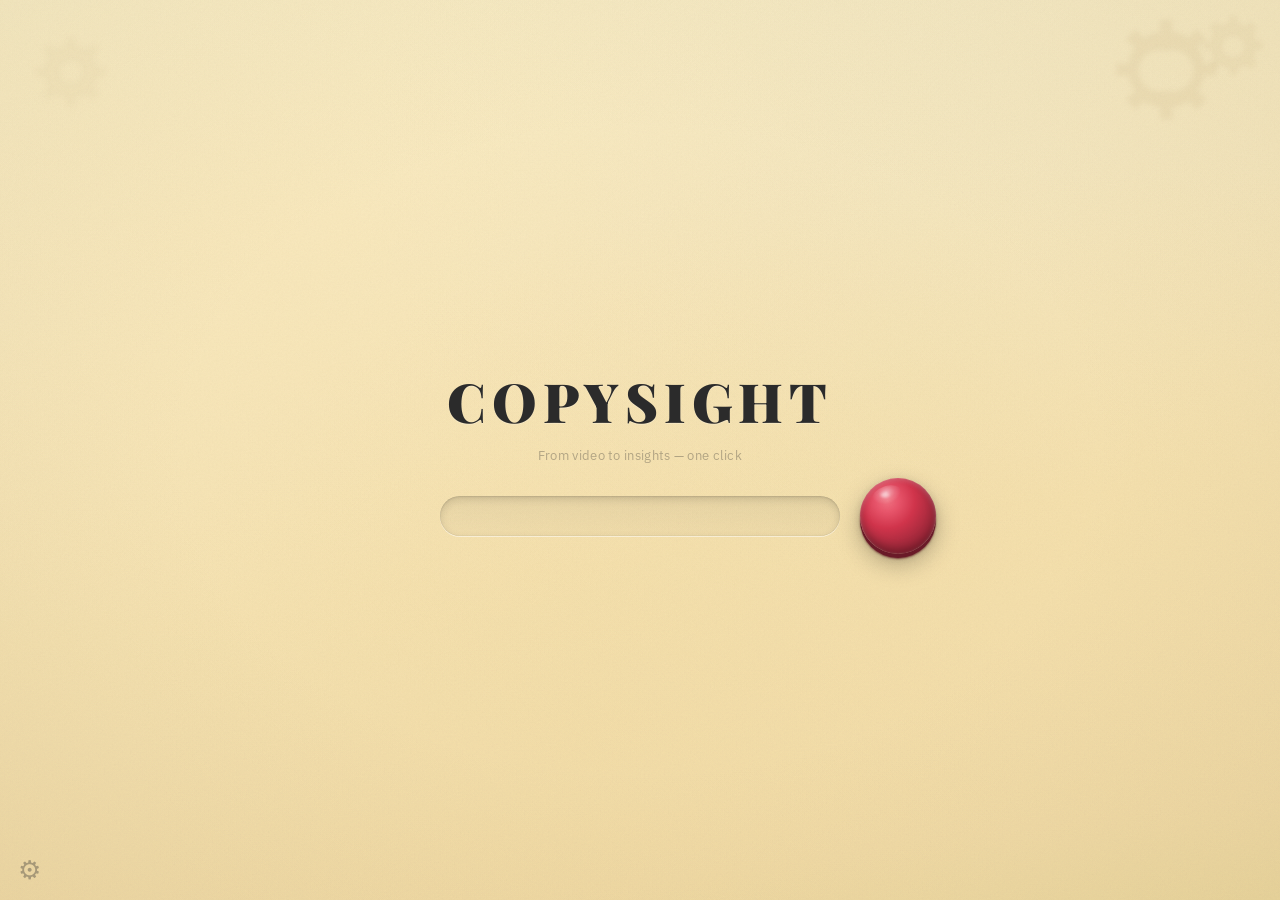
<file: ui/index.html>
<!DOCTYPE html>
<html lang="en">
<head>
<meta charset="UTF-8">
<meta name="viewport" content="width=device-width, initial-scale=1.0">
<title>Copysight</title>
<link rel="preconnect" href="https://fonts.googleapis.com">
<link rel="preconnect" href="https://fonts.gstatic.com" crossorigin>
<link href="https://fonts.googleapis.com/css2?family=Playfair+Display:wght@700;800;900&family=IBM+Plex+Sans:wght@400;600;700&family=IBM+Plex+Sans+Condensed:wght@700&family=IBM+Plex+Mono:wght@400;500&display=swap" rel="stylesheet">
<link rel="stylesheet" href="styles.css">
</head>
<body>

<div class="window">

  <!-- ════════════════════════════════════
       SCREEN 1+2: INPUT DESK + STAMPING
       ════════════════════════════════════ -->
  <div id="screen-input" class="screen active">

    <!-- Watercolor gear stains -->
    <div class="watercolor-gears">
      <svg class="wg-r1" viewBox="0 0 140 140" xmlns="http://www.w3.org/2000/svg">
        <path d="M66,18 L66,8 L76,8 L76,18 C81,18.6 85.5,20.5 89.5,23 L96,16 L104,24 L97,31 C99.5,35 101.3,39.5 102,44 L112,44 L112,54 L102,54 C101.3,58.5 99.5,63 97,67 L104,74 L96,82 L89.5,75 C85.5,77.5 81,79.4 76,80 L76,90 L66,90 L66,80 C61,79.4 56.5,77.5 52.5,75 L46,82 L38,74 L45,67 C42.5,63 40.7,58.5 40,54 L30,54 L30,44 L40,44 C40.7,39.5 42.5,35 45,31 L38,24 L46,16 L52.5,23 C56.5,20.5 61,18.6 66,18 Z M71,34 A17,17 0 1,0 71,66 A17,17 0 1,0 71,34 Z"/>
      </svg>
      <svg class="wg-r2" viewBox="0 0 60 60" xmlns="http://www.w3.org/2000/svg">
        <path d="M28,8 L28,3 L34,3 L34,8 C36.5,8.3 38.8,9.2 40.7,10.5 L44,7 L49,12 L45.7,15.3 C47,17.2 47.8,19.5 48.1,22 L53,22 L53,28 L48.1,28 C47.8,30.5 47,32.8 45.7,34.7 L49,38 L44,43 L40.7,39.5 C38.8,40.8 36.5,41.7 34,42 L34,47 L28,47 L28,42 C25.5,41.7 23.2,40.8 21.3,39.5 L18,43 L13,38 L16.3,34.7 C15,32.8 14.2,30.5 13.9,28 L9,28 L9,22 L13.9,22 C14.2,19.5 15,17.2 16.3,15.3 L13,12 L18,7 L21.3,10.5 C23.2,9.2 25.5,8.3 28,8 Z M31,18 A8,8 0 1,0 31,34 A8,8 0 1,0 31,18 Z"/>
      </svg>
      <svg class="wg-l1" viewBox="0 0 100 100" xmlns="http://www.w3.org/2000/svg">
        <path d="M46,14 L46,6 L54,6 L54,14 C58,14.4 61.5,16 64.5,18 L70,12 L76,18 L70,24 C72,27 73.5,30.5 74,34 L82,34 L82,42 L74,42 C73.5,45.5 72,49 70,52 L76,58 L70,64 L64.5,58 C61.5,60 58,61.5 54,62 L54,70 L46,70 L46,62 C42,61.5 38.5,60 35.5,58 L30,64 L24,58 L30,52 C28,49 26.5,45.5 26,42 L18,42 L18,34 L26,34 C26.5,30.5 28,27 30,24 L24,18 L30,12 L35.5,18 C38.5,16 42,14.4 46,14 Z M50,28 A10,10 0 1,0 50,48 A10,10 0 1,0 50,28 Z"/>
      </svg>
    </div>

    <div class="input-content">
      <h1 class="brand-title">COPYSIGHT</h1>
      <p class="brand-tagline" id="brandTagline">From video to insights — one click</p>
      <div class="input-row">
        <input type="url" class="url-slot" id="urlInput"
          placeholder="" autocomplete="off" spellcheck="false">
        <button class="nipple-btn" id="goBtn" aria-label="Process video"></button>
      </div>
      <div class="stamp-area" id="stampArea"></div>
    </div>

    <!-- Sound wave icon -->
    <div class="sound-wave" id="soundWave">
      <div class="sound-wave-bar"></div>
      <div class="sound-wave-bar"></div>
      <div class="sound-wave-bar"></div>
      <div class="sound-wave-bar"></div>
      <div class="sound-wave-bar"></div>
    </div>

    <!-- Nav hint: left -> Library -->
    <div class="nav-hint nav-left" data-target="library">
      <span class="nav-hint-arrow">&#x2039;</span>
      <span class="nav-hint-label">Library</span>
    </div>

    <!-- Settings gear -->
    <div class="settings-trigger" id="settingsTrigger">&#9881;</div>
  </div>


  <!-- ════════════════════════════════════
       SCREEN 3: READER
       ════════════════════════════════════ -->
  <div id="screen-reader" class="screen">

    <!-- Faint watercolor gears -->
    <div class="watercolor-gears">
      <svg class="wg-r1" viewBox="0 0 140 140" xmlns="http://www.w3.org/2000/svg">
        <path d="M66,18 L66,8 L76,8 L76,18 C81,18.6 85.5,20.5 89.5,23 L96,16 L104,24 L97,31 C99.5,35 101.3,39.5 102,44 L112,44 L112,54 L102,54 C101.3,58.5 99.5,63 97,67 L104,74 L96,82 L89.5,75 C85.5,77.5 81,79.4 76,80 L76,90 L66,90 L66,80 C61,79.4 56.5,77.5 52.5,75 L46,82 L38,74 L45,67 C42.5,63 40.7,58.5 40,54 L30,54 L30,44 L40,44 C40.7,39.5 42.5,35 45,31 L38,24 L46,16 L52.5,23 C56.5,20.5 61,18.6 66,18 Z M71,34 A17,17 0 1,0 71,66 A17,17 0 1,0 71,34 Z"/>
      </svg>
      <svg class="wg-r2" viewBox="0 0 60 60" xmlns="http://www.w3.org/2000/svg">
        <path d="M28,8 L28,3 L34,3 L34,8 C36.5,8.3 38.8,9.2 40.7,10.5 L44,7 L49,12 L45.7,15.3 C47,17.2 47.8,19.5 48.1,22 L53,22 L53,28 L48.1,28 C47.8,30.5 47,32.8 45.7,34.7 L49,38 L44,43 L40.7,39.5 C38.8,40.8 36.5,41.7 34,42 L34,47 L28,47 L28,42 C25.5,41.7 23.2,40.8 21.3,39.5 L18,43 L13,38 L16.3,34.7 C15,32.8 14.2,30.5 13.9,28 L9,28 L9,22 L13.9,22 C14.2,19.5 15,17.2 16.3,15.3 L13,12 L18,7 L21.3,10.5 C23.2,9.2 25.5,8.3 28,8 Z M31,18 A8,8 0 1,0 31,34 A8,8 0 1,0 31,18 Z"/>
      </svg>
    </div>

    <!-- Nav hint: left -> Library -->
    <div class="nav-hint nav-left" data-target="library">
      <span class="nav-hint-arrow">&#x2039;</span>
      <span class="nav-hint-label">Library</span>
    </div>

    <!-- Top-right action buttons -->
    <div class="reader-toolbar" id="readerToolbar">
      <button id="copyBtn" title="Copy as markdown">Copy</button>
      <button id="exportBtn" title="Reveal saved file in Finder">Reveal</button>
    </div>

    <div class="reader-content">
      <div class="video-meta" id="videoMeta"></div>
      <div class="date-stamp"><span id="dateStamp"></span></div>
      <article class="article" id="readerArticle">
        <!-- Populated by JS from pipeline result -->
      </article>
    </div>

    <div class="reader-actions">
      <button id="newBtn">&#x2190; New</button>
    </div>
  </div>


  <!-- ════════════════════════════════════
       SCREEN 4: LIBRARY
       ════════════════════════════════════ -->
  <div id="screen-library" class="screen">

    <!-- Nav hint: right -> Reader -->
    <div class="nav-hint nav-right" data-target="reader">
      <span class="nav-hint-arrow">&#x203A;</span>
      <span class="nav-hint-label">Reader</span>
    </div>

    <div class="main-layout">
      <nav class="sidebar">
        <div class="tab tab-fresh active" data-bracket="fresh"><span>Fresh</span></div>
        <div class="tab tab-recent" data-bracket="recent"><span>Recent</span></div>
        <div class="tab tab-settled" data-bracket="settled"><span>Settled</span></div>
        <div class="tab tab-gold" data-bracket="gold"><span>Gold</span></div>
      </nav>

      <div class="content-area">
        <input type="text" class="search-bar" id="searchBar" placeholder="Search...">
        <div class="file-list" id="fileList">
          <!-- Populated by JS from Python API -->
        </div>
      </div>
    </div>
  </div>


  <!-- ════════════════════════════════════
       SETTINGS OVERLAY
       ════════════════════════════════════ -->
  <div id="settingsOverlay" class="settings-overlay hidden">
    <div class="settings-panel" id="settingsPanel">
      <h3>Settings</h3>

      <label for="apiKeyInput">OPENROUTER API KEY</label>
      <input type="password" id="apiKeyInput" placeholder="sk-or-..." autocomplete="off">
      <div class="settings-status" id="apiKeyStatus"></div>

      <label for="langSelect">LANGUAGE</label>
      <select id="langSelect">
        <option value="auto">Auto</option>
        <option value="pl">Polski</option>
        <option value="en">English</option>
      </select>

      <label for="modelSelect">MODEL</label>
      <select id="modelSelect">
        <option value="turbo">Turbo (rekomendowany)</option>
        <option value="base">Base (lekki)</option>
      </select>

      <label for="contextInput">CONTEXT HINT</label>
      <input type="text" id="contextInput" placeholder="Nazwy, slang, kontekst...">

      <label for="analysisPrompt">ANALYSIS PROMPT</label>
      <textarea id="analysisPrompt" rows="4"
        placeholder="Domyslnie: fiszka 3x3 -- tipy, inspiracje, obserwacje."></textarea>

      <div class="settings-footer">
        <button class="btn-done" id="settingsDone">Done</button>
      </div>
    </div>
  </div>

</div>

<script src="app.js"></script>
</body>
</html>
</file>
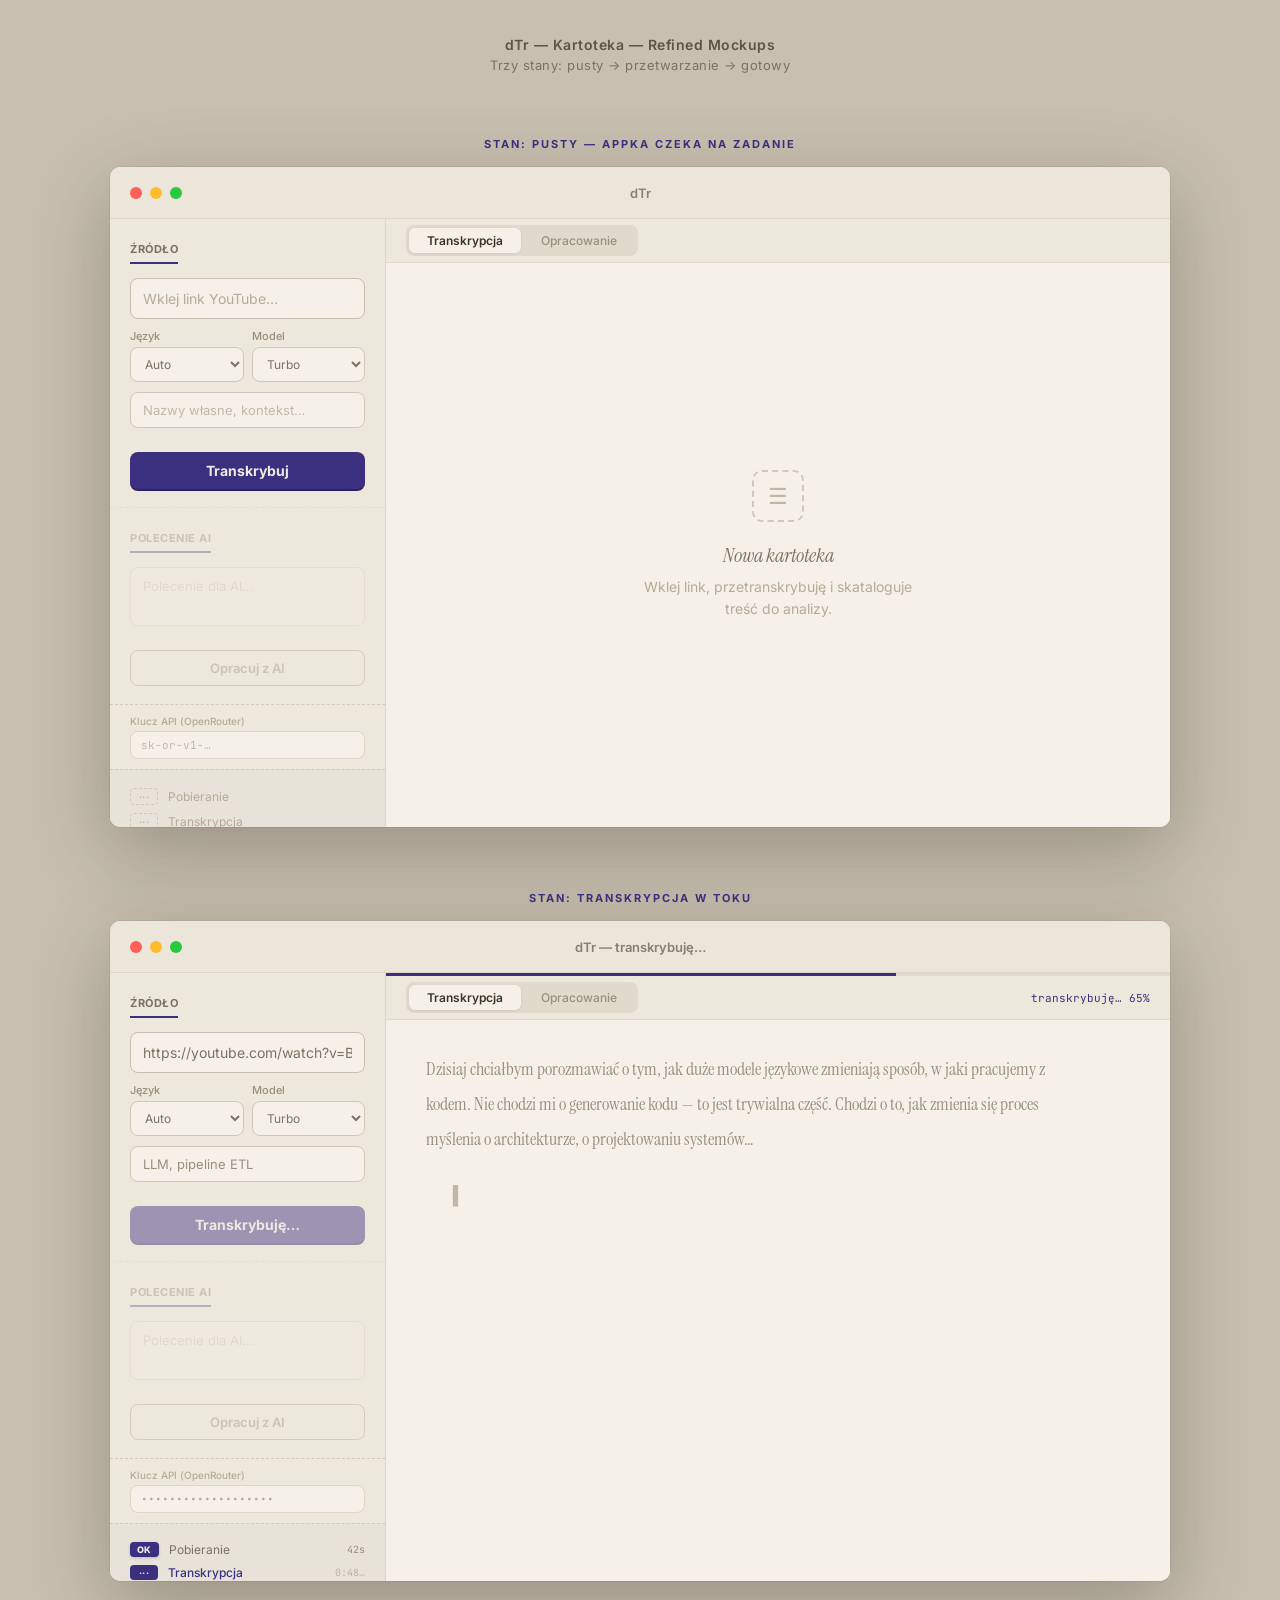
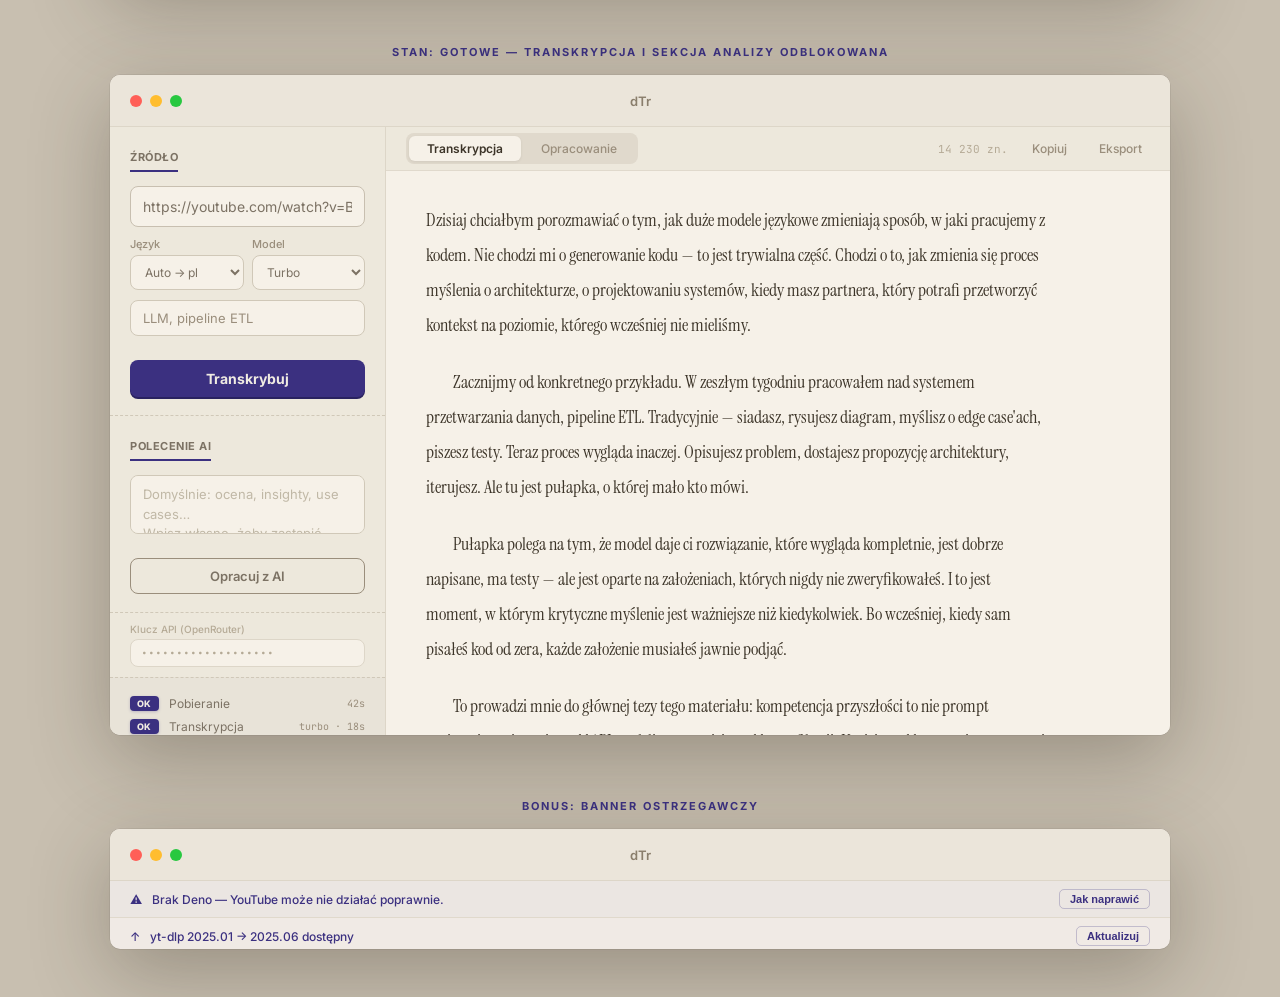
<file: prototypes/moodboard-b.html>
<!DOCTYPE html>
<html lang="pl">
<head>
<meta charset="UTF-8">
<meta name="viewport" content="width=device-width, initial-scale=1.0">
<title>dTr — Kartoteka v5</title>
<link rel="preconnect" href="https://fonts.googleapis.com">
<link rel="preconnect" href="https://fonts.gstatic.com" crossorigin>
<link href="https://fonts.googleapis.com/css2?family=Inter:wght@400;500;600;700&family=Instrument+Serif:ital@0;1&family=JetBrains+Mono:wght@400;500&display=swap" rel="stylesheet">
<style>
  * { margin: 0; padding: 0; box-sizing: border-box; }
  body {
    background: #C8BFB0;
    min-height: 100vh;
    font-family: 'Inter', -apple-system, sans-serif;
    display: flex;
    flex-direction: column;
    align-items: center;
    padding: 20px 32px 48px;
    gap: 64px;
  }

  .page-header {
    text-align: center; padding-top: 16px;
    color: #7C7264; font-size: 13px; letter-spacing: 0.5px;
  }
  .page-header h1 {
    font-size: 14px; font-weight: 600; color: #5C5447; margin-bottom: 4px;
  }

  .state-label {
    color: #3B3080;
    font-family: 'Inter', sans-serif;
    font-size: 11px;
    font-weight: 700;
    letter-spacing: 2px;
    text-transform: uppercase;
    text-align: center;
    margin-bottom: -48px;
  }

  /* ══════════════════════════════════════════════════════
     macOS Window
     ══════════════════════════════════════════════════════ */
  .window {
    width: 1060px;
    height: 660px;
    border-radius: 10px;
    overflow: hidden;
    box-shadow:
      0 24px 80px rgba(44,36,22,0.3),
      0 0 0 0.5px rgba(0,0,0,0.12);
    display: flex;
    flex-direction: column;
    background: #F6F1E8;
  }

  /* Title bar — warm, paper-like */
  .titlebar {
    height: 52px; min-height: 52px;
    background: #EBE5DA;
    border-bottom: 1px solid #DDD6C8;
    display: flex;
    align-items: center;
    position: relative;
    padding: 0 20px;
  }
  .traffic-lights { display: flex; gap: 8px; }
  .traffic-lights span { width: 12px; height: 12px; border-radius: 50%; }
  .tl-close { background: #FF5F57; }
  .tl-minimize { background: #FFBD2E; }
  .tl-maximize { background: #28C840; }

  .titlebar-title {
    position: absolute;
    left: 50%; transform: translateX(-50%);
    font-size: 13px; font-weight: 600; color: #8A7E6C;
  }

  .body { flex: 1; display: flex; overflow: hidden; }

  /* ══════════════════════════════════════════════════════
     SIDEBAR — filing card: warm cream, form-like sections,
     dashed dividers like perforations
     ══════════════════════════════════════════════════════ */
  .sidebar {
    width: 276px; min-width: 276px;
    background: #EDE8DC;
    border-right: 1px solid #DDD6C8;
    display: flex;
    flex-direction: column;
    overflow-y: auto;
  }

  .sidebar-section {
    padding: 18px 20px;
  }
  .sidebar-section + .sidebar-section {
    border-top: 1px dashed #D0C8B8;
  }

  .section-label {
    font-size: 11px;
    font-weight: 700;
    color: #7C7264;
    text-transform: uppercase;
    letter-spacing: 0.5px;
    margin-bottom: 14px;
    padding-bottom: 6px;
    border-bottom: 2px solid #3B3080;
    display: inline-block;
  }

  /* Form fields */
  .field { margin-bottom: 10px; }
  .field:last-child { margin-bottom: 0; }

  .field-label {
    font-size: 11px; font-weight: 500; color: #9A8E7C;
    margin-bottom: 4px; display: block;
  }

  input, select, textarea {
    width: 100%;
    background: #F6F1E8;
    border: 1px solid #D0C8B8;
    border-radius: 8px;
    color: #3C3428;
    padding: 9px 12px;
    font-family: 'Inter', sans-serif;
    font-size: 13px;
    outline: none;
    transition: border-color 0.2s, box-shadow 0.2s;
  }
  input:focus, select:focus, textarea:focus {
    border-color: #3B3080;
    box-shadow: 0 0 0 3px rgba(59,48,128,0.1);
  }
  input::placeholder, textarea::placeholder { color: #C0B8A6; }
  select { padding: 8px 10px; font-size: 12px; color: #7C7264; }
  textarea { font-size: 13px; resize: none; min-height: 52px; line-height: 1.5; }
  .field-row { display: flex; gap: 8px; }
  .field-row > * { flex: 1; }

  .url-input {
    font-size: 14px;
    padding: 11px 12px;
    border-color: #C8BFB0;
  }
  .url-input::placeholder { color: #B5AA96; }

  /* ── Primary button — stamp press ── */
  .btn-primary {
    width: 100%; border: none; cursor: pointer;
    background: #3B3080; color: #F0EBE2;
    padding: 10px 16px; margin-top: 14px;
    font-family: 'Inter', sans-serif;
    font-size: 14px; font-weight: 700;
    border-radius: 8px;
    box-shadow: 0 2px 0 #2A2260;
    transition: all 0.12s;
    position: relative;
  }
  .btn-primary:hover {
    background: #4A3E99;
    box-shadow: 0 2px 0 #3B3080;
  }
  .btn-primary:active {
    transform: translateY(1px);
    box-shadow: 0 1px 0 #2A2260;
  }

  .btn-secondary {
    width: 100%;
    border: 1.5px solid #9A8E7C;
    cursor: pointer;
    background: transparent;
    color: #7C7264;
    padding: 9px 16px; margin-top: 10px;
    font-family: 'Inter', sans-serif;
    font-size: 13px; font-weight: 600;
    border-radius: 8px;
    transition: all 0.15s;
  }
  .btn-secondary:hover {
    border-color: #3B3080;
    color: #3B3080;
  }

  /* ── API — recessed ── */
  .api-section {
    padding: 10px 20px;
    border-top: 1px dashed #D0C8B8;
  }
  .api-section input {
    font-size: 11px; padding: 6px 10px;
    border-color: #DDD6C8; color: #9A8E7C;
    font-family: 'JetBrains Mono', monospace;
  }
  .api-section .field-label { font-size: 10px; color: #B5AA96; }

  /* ── Status — stamp badges ── */
  .status-area {
    margin-top: auto;
    padding: 14px 20px;
    border-top: 1px dashed #D0C8B8;
    background: rgba(0,0,0,0.02);
  }
  .status-item {
    display: flex; align-items: center; gap: 10px;
    padding: 4px 0; font-size: 12px; color: #B5AA96;
    transition: color 0.3s;
  }
  .status-badge {
    font-size: 9px; font-weight: 800;
    padding: 2px 7px; border-radius: 4px;
    font-family: 'Inter', sans-serif;
    letter-spacing: 0.3px;
    min-width: 28px; text-align: center;
    transition: all 0.3s;
  }
  .status-badge.done {
    background: #3B3080; color: #F0EBE2;
    box-shadow: 0 1px 3px rgba(59,48,128,0.25);
  }
  .status-badge.active {
    background: #3B3080; color: #F0EBE2;
    animation: badge-pulse 1.2s ease-in-out infinite;
  }
  .status-badge.pending {
    background: transparent;
    border: 1.5px dashed #D0C8B8;
    color: #C0B8A6;
  }
  .status-item.done { color: #7C7264; }
  .status-item.active { color: #3B3080; font-weight: 500; }
  .status-item .meta {
    margin-left: auto;
    font-family: 'JetBrains Mono', monospace;
    font-size: 10px; color: #C0B8A6;
  }
  .status-item.done .meta { color: #9A8E7C; }

  @keyframes badge-pulse {
    0%, 100% { opacity: 1; }
    50% { opacity: 0.5; }
  }

  /* ══════════════════════════════════════════════════════
     MAIN
     ══════════════════════════════════════════════════════ */
  .main {
    flex: 1; display: flex; flex-direction: column;
    background: #F6F1E8;
    min-width: 0;
  }

  /* Toolbar */
  .toolbar {
    height: 44px; min-height: 44px;
    background: #EDE8DC;
    border-bottom: 1px solid #E0D9CC;
    display: flex; align-items: center;
    padding: 0 20px;
  }
  .segmented {
    display: flex;
    background: #E0D9CC;
    border-radius: 8px;
    padding: 3px; gap: 2px;
  }
  .seg-btn {
    background: transparent; border: none; cursor: pointer;
    padding: 5px 18px;
    font-family: 'Inter', sans-serif;
    font-size: 12px; font-weight: 500; color: #9A8E7C;
    border-radius: 6px;
    transition: all 0.15s;
  }
  .seg-btn:hover { color: #7C7264; }
  .seg-btn.active {
    background: #F6F1E8;
    color: #3C3428;
    font-weight: 600;
    box-shadow: 0 1px 3px rgba(44,36,22,0.08);
  }

  .toolbar-meta {
    margin-left: auto;
    display: flex; gap: 16px; align-items: center;
  }
  .toolbar-meta .info {
    font-family: 'JetBrains Mono', monospace;
    font-size: 11px; color: #B5AA96;
  }
  .toolbar-meta .action-btn {
    font-family: 'Inter', sans-serif;
    font-size: 12px; font-weight: 500; color: #9A8E7C;
    cursor: pointer; background: none; border: none;
    padding: 4px 8px; border-radius: 5px;
    transition: all 0.15s;
  }
  .toolbar-meta .action-btn:hover {
    background: #E5DFD2;
    color: #3B3080;
  }

  /* Content — book page, serif */
  .content-area {
    flex: 1; overflow-y: auto;
    padding: 32px 40px;
  }
  .content-text {
    max-width: 620px;
    font-family: 'Instrument Serif', serif;
    font-size: 18px;
    color: #3C3428;
    line-height: 1.95;
  }
  .content-text p { margin-bottom: 1.2em; }
  .content-text p + p { text-indent: 1.5em; }

  /* ── Empty state ── */
  .empty-state {
    flex: 1; display: flex; flex-direction: column;
    align-items: center; justify-content: center;
    padding: 40px; text-align: center;
  }
  .empty-icon {
    width: 52px; height: 52px;
    border: 2px dashed #D0C8B8;
    border-radius: 10px;
    display: flex; align-items: center; justify-content: center;
    margin-bottom: 20px;
    color: #C0B8A6;
    font-size: 22px;
  }
  .empty-state h3 {
    font-family: 'Instrument Serif', serif;
    font-size: 20px; font-weight: 400;
    color: #7C7264; margin-bottom: 8px;
    font-style: italic;
  }
  .empty-state p {
    font-size: 14px; color: #B5AA96;
    line-height: 1.6; max-width: 280px;
  }

  /* ── Processing bar ── */
  .processing-bar {
    height: 3px; background: #E0D9CC;
    position: relative; overflow: hidden;
  }
  .processing-bar .fill {
    height: 100%; background: #3B3080;
    width: 65%; transition: width 0.5s ease;
    position: relative;
  }
  .processing-bar .fill::after {
    content: '';
    position: absolute; right: 0; top: 0;
    width: 60px; height: 100%;
    background: linear-gradient(90deg, transparent, rgba(59,48,128,0.5));
    animation: shimmer 1.5s ease-in-out infinite;
  }
  @keyframes shimmer {
    0%, 100% { opacity: 0.3; }
    50% { opacity: 1; }
  }

  /* ── Warning banner ── */
  .warning-banner {
    display: flex; align-items: center; gap: 10px;
    padding: 8px 20px; font-size: 12px; font-weight: 500;
    border-bottom: 1px solid #E0D9CC;
  }
  .warning-banner.indigo {
    background: rgba(59,48,128,0.06);
    color: #3B3080;
  }
  .warning-banner .dismiss {
    margin-left: auto; background: none;
    border: 1px solid rgba(59,48,128,0.25);
    color: #3B3080; padding: 3px 10px;
    border-radius: 5px; font-size: 11px; font-weight: 600;
    cursor: pointer;
  }

  /* ── Locked (progressive disclosure) ── */
  .sidebar-section.locked {
    opacity: 0.3; pointer-events: none;
  }

  /* ── Scrollbar ── */
  ::-webkit-scrollbar { width: 6px; }
  ::-webkit-scrollbar-thumb { background: #D0C8B8; border-radius: 3px; }
  ::-webkit-scrollbar-track { background: transparent; }
  ::-webkit-scrollbar-thumb:hover { background: #B5AA96; }
</style>
</head>
<body>

<div class="page-header">
  <h1>dTr — Kartoteka — Refined Mockups</h1>
  Trzy stany: pusty → przetwarzanie → gotowy
</div>


<!-- ══════════════════════════════════════════════════════════
     STATE 1: EMPTY
     ══════════════════════════════════════════════════════════ -->
<div class="state-label">Stan: pusty — appka czeka na zadanie</div>
<div class="window">
  <div class="titlebar">
    <div class="traffic-lights">
      <span class="tl-close"></span><span class="tl-minimize"></span><span class="tl-maximize"></span>
    </div>
    <span class="titlebar-title">dTr</span>
  </div>
  <div class="body">
    <div class="sidebar">
      <div class="sidebar-section">
        <div class="section-label">Źródło</div>
        <div class="field">
          <input type="text" class="url-input" placeholder="Wklej link YouTube…">
        </div>
        <div class="field field-row">
          <div>
            <label class="field-label">Język</label>
            <select><option>Auto</option><option>Polski</option><option>English</option></select>
          </div>
          <div>
            <label class="field-label">Model</label>
            <select><option>Turbo</option><option>Base</option></select>
          </div>
        </div>
        <div class="field">
          <input type="text" placeholder="Nazwy własne, kontekst…">
        </div>
        <button class="btn-primary">Transkrybuj</button>
      </div>

      <div class="sidebar-section locked">
        <div class="section-label">Polecenie AI</div>
        <div class="field">
          <textarea placeholder="Polecenie dla AI…"></textarea>
        </div>
        <button class="btn-secondary">Opracuj z AI</button>
      </div>

      <div class="api-section">
        <label class="field-label">Klucz API (OpenRouter)</label>
        <input type="password" placeholder="sk-or-v1-…">
      </div>

      <div class="status-area">
        <div class="status-item"><span class="status-badge pending">···</span> Pobieranie <span class="meta"></span></div>
        <div class="status-item"><span class="status-badge pending">···</span> Transkrypcja <span class="meta"></span></div>
        <div class="status-item"><span class="status-badge pending">···</span> Analiza <span class="meta"></span></div>
      </div>
    </div>

    <div class="main">
      <div class="toolbar">
        <div class="segmented">
          <button class="seg-btn active">Transkrypcja</button>
          <button class="seg-btn">Opracowanie</button>
        </div>
      </div>
      <div class="empty-state">
        <div class="empty-icon">☰</div>
        <h3>Nowa kartoteka</h3>
        <p>Wklej link, przetranskrybuję i skataloguje treść do analizy.</p>
      </div>
    </div>
  </div>
</div>


<!-- ══════════════════════════════════════════════════════════
     STATE 2: PROCESSING
     ══════════════════════════════════════════════════════════ -->
<div class="state-label">Stan: transkrypcja w toku</div>
<div class="window">
  <div class="titlebar">
    <div class="traffic-lights">
      <span class="tl-close"></span><span class="tl-minimize"></span><span class="tl-maximize"></span>
    </div>
    <span class="titlebar-title">dTr — transkrybuję…</span>
  </div>
  <div class="body">
    <div class="sidebar">
      <div class="sidebar-section">
        <div class="section-label">Źródło</div>
        <div class="field">
          <input type="text" class="url-input" value="https://youtube.com/watch?v=BpibZSMGtdY" style="color:#7C7264;">
        </div>
        <div class="field field-row">
          <div>
            <label class="field-label">Język</label>
            <select><option>Auto</option></select>
          </div>
          <div>
            <label class="field-label">Model</label>
            <select><option>Turbo</option></select>
          </div>
        </div>
        <div class="field">
          <input type="text" value="LLM, pipeline ETL" style="color:#9A8E7C;">
        </div>
        <button class="btn-primary" style="opacity:0.45; pointer-events:none;">Transkrybuję…</button>
      </div>

      <div class="sidebar-section locked">
        <div class="section-label">Polecenie AI</div>
        <div class="field">
          <textarea placeholder="Polecenie dla AI…"></textarea>
        </div>
        <button class="btn-secondary">Opracuj z AI</button>
      </div>

      <div class="api-section">
        <label class="field-label">Klucz API (OpenRouter)</label>
        <input type="password" value="sk-or-v1-••••••••••" style="color:#B5AA96;">
      </div>

      <div class="status-area">
        <div class="status-item done"><span class="status-badge done">OK</span> Pobieranie <span class="meta">42s</span></div>
        <div class="status-item active"><span class="status-badge active">···</span> Transkrypcja <span class="meta">0:48…</span></div>
        <div class="status-item"><span class="status-badge pending">···</span> Analiza <span class="meta"></span></div>
      </div>
    </div>

    <div class="main">
      <div class="processing-bar"><div class="fill" style="width:65%;"></div></div>
      <div class="toolbar">
        <div class="segmented">
          <button class="seg-btn active">Transkrypcja</button>
          <button class="seg-btn">Opracowanie</button>
        </div>
        <div class="toolbar-meta">
          <span class="info" style="color:#3B3080;">transkrybuję… 65%</span>
        </div>
      </div>
      <div class="content-area">
        <div class="content-text" style="color:#9A8E7C;">
          <p>Dzisiaj chciałbym porozmawiać o tym, jak duże modele językowe zmieniają sposób, w jaki pracujemy z kodem. Nie chodzi mi o generowanie kodu — to jest trywialna część. Chodzi o to, jak zmienia się proces myślenia o architekturze, o projektowaniu systemów…</p>
          <p style="color:#C0B8A6;">▍</p>
        </div>
      </div>
    </div>
  </div>
</div>


<!-- ══════════════════════════════════════════════════════════
     STATE 3: DONE
     ══════════════════════════════════════════════════════════ -->
<div class="state-label">Stan: gotowe — transkrypcja i sekcja analizy odblokowana</div>
<div class="window">
  <div class="titlebar">
    <div class="traffic-lights">
      <span class="tl-close"></span><span class="tl-minimize"></span><span class="tl-maximize"></span>
    </div>
    <span class="titlebar-title">dTr</span>
  </div>
  <div class="body">
    <div class="sidebar">
      <div class="sidebar-section">
        <div class="section-label">Źródło</div>
        <div class="field">
          <input type="text" class="url-input" value="https://youtube.com/watch?v=BpibZSMGtdY" style="color:#7C7264;">
        </div>
        <div class="field field-row">
          <div>
            <label class="field-label">Język</label>
            <select><option>Auto → pl</option></select>
          </div>
          <div>
            <label class="field-label">Model</label>
            <select><option>Turbo</option></select>
          </div>
        </div>
        <div class="field">
          <input type="text" value="LLM, pipeline ETL" style="color:#9A8E7C;">
        </div>
        <button class="btn-primary">Transkrybuj</button>
      </div>

      <div class="sidebar-section">
        <div class="section-label">Polecenie AI</div>
        <div class="field">
          <textarea placeholder="Domyślnie: ocena, insighty, use cases…&#10;Wpisz własne, żeby zastąpić."></textarea>
        </div>
        <button class="btn-secondary">Opracuj z AI</button>
      </div>

      <div class="api-section">
        <label class="field-label">Klucz API (OpenRouter)</label>
        <input type="password" value="sk-or-v1-••••••••••" style="color:#B5AA96;">
      </div>

      <div class="status-area">
        <div class="status-item done"><span class="status-badge done">OK</span> Pobieranie <span class="meta">42s</span></div>
        <div class="status-item done"><span class="status-badge done">OK</span> Transkrypcja <span class="meta">turbo · 18s</span></div>
        <div class="status-item"><span class="status-badge pending">···</span> Analiza <span class="meta"></span></div>
      </div>
    </div>

    <div class="main">
      <div class="toolbar">
        <div class="segmented">
          <button class="seg-btn active">Transkrypcja</button>
          <button class="seg-btn">Opracowanie</button>
        </div>
        <div class="toolbar-meta">
          <span class="info">14 230 zn.</span>
          <button class="action-btn">Kopiuj</button>
          <button class="action-btn">Eksport</button>
        </div>
      </div>
      <div class="content-area">
        <div class="content-text">
          <p>Dzisiaj chciałbym porozmawiać o tym, jak duże modele językowe zmieniają sposób, w jaki pracujemy z kodem. Nie chodzi mi o generowanie kodu — to jest trywialna część. Chodzi o to, jak zmienia się proces myślenia o architekturze, o projektowaniu systemów, kiedy masz partnera, który potrafi przetworzyć kontekst na poziomie, którego wcześniej nie mieliśmy.</p>
          <p>Zacznijmy od konkretnego przykładu. W zeszłym tygodniu pracowałem nad systemem przetwarzania danych, pipeline ETL. Tradycyjnie — siadasz, rysujesz diagram, myślisz o edge case'ach, piszesz testy. Teraz proces wygląda inaczej. Opisujesz problem, dostajesz propozycję architektury, iterujesz. Ale tu jest pułapka, o której mało kto mówi.</p>
          <p>Pułapka polega na tym, że model daje ci rozwiązanie, które wygląda kompletnie, jest dobrze napisane, ma testy — ale jest oparte na założeniach, których nigdy nie zweryfikowałeś. I to jest moment, w którym krytyczne myślenie jest ważniejsze niż kiedykolwiek. Bo wcześniej, kiedy sam pisałeś kod od zera, każde założenie musiałeś jawnie podjąć.</p>
          <p>To prowadzi mnie do głównej tezy tego materiału: kompetencja przyszłości to nie prompt engineering, nie znajomość API modeli — to umiejętność weryfikacji. Umiejętność patrzenia na output i pytania: „dlaczego tak, a nie inaczej?", „jakie są alternatywy?", „co ten kod zakłada?"</p>
        </div>
      </div>
    </div>
  </div>
</div>


<!-- ══════════════════════════════════════════════════════════
     BONUS: Warning banner
     ══════════════════════════════════════════════════════════ -->
<div class="state-label">Bonus: banner ostrzegawczy</div>
<div class="window" style="height:120px;">
  <div class="titlebar">
    <div class="traffic-lights">
      <span class="tl-close"></span><span class="tl-minimize"></span><span class="tl-maximize"></span>
    </div>
    <span class="titlebar-title">dTr</span>
  </div>
  <div class="warning-banner indigo">
    <span>⚠</span>
    <span>Brak Deno — YouTube może nie działać poprawnie.</span>
    <button class="dismiss">Jak naprawić</button>
  </div>
  <div class="warning-banner indigo" style="background:rgba(59,48,128,0.03);">
    <span>↑</span>
    <span>yt-dlp 2025.01 → 2025.06 dostępny</span>
    <button class="dismiss">Aktualizuj</button>
  </div>
</div>

</body>
</html>
</file>
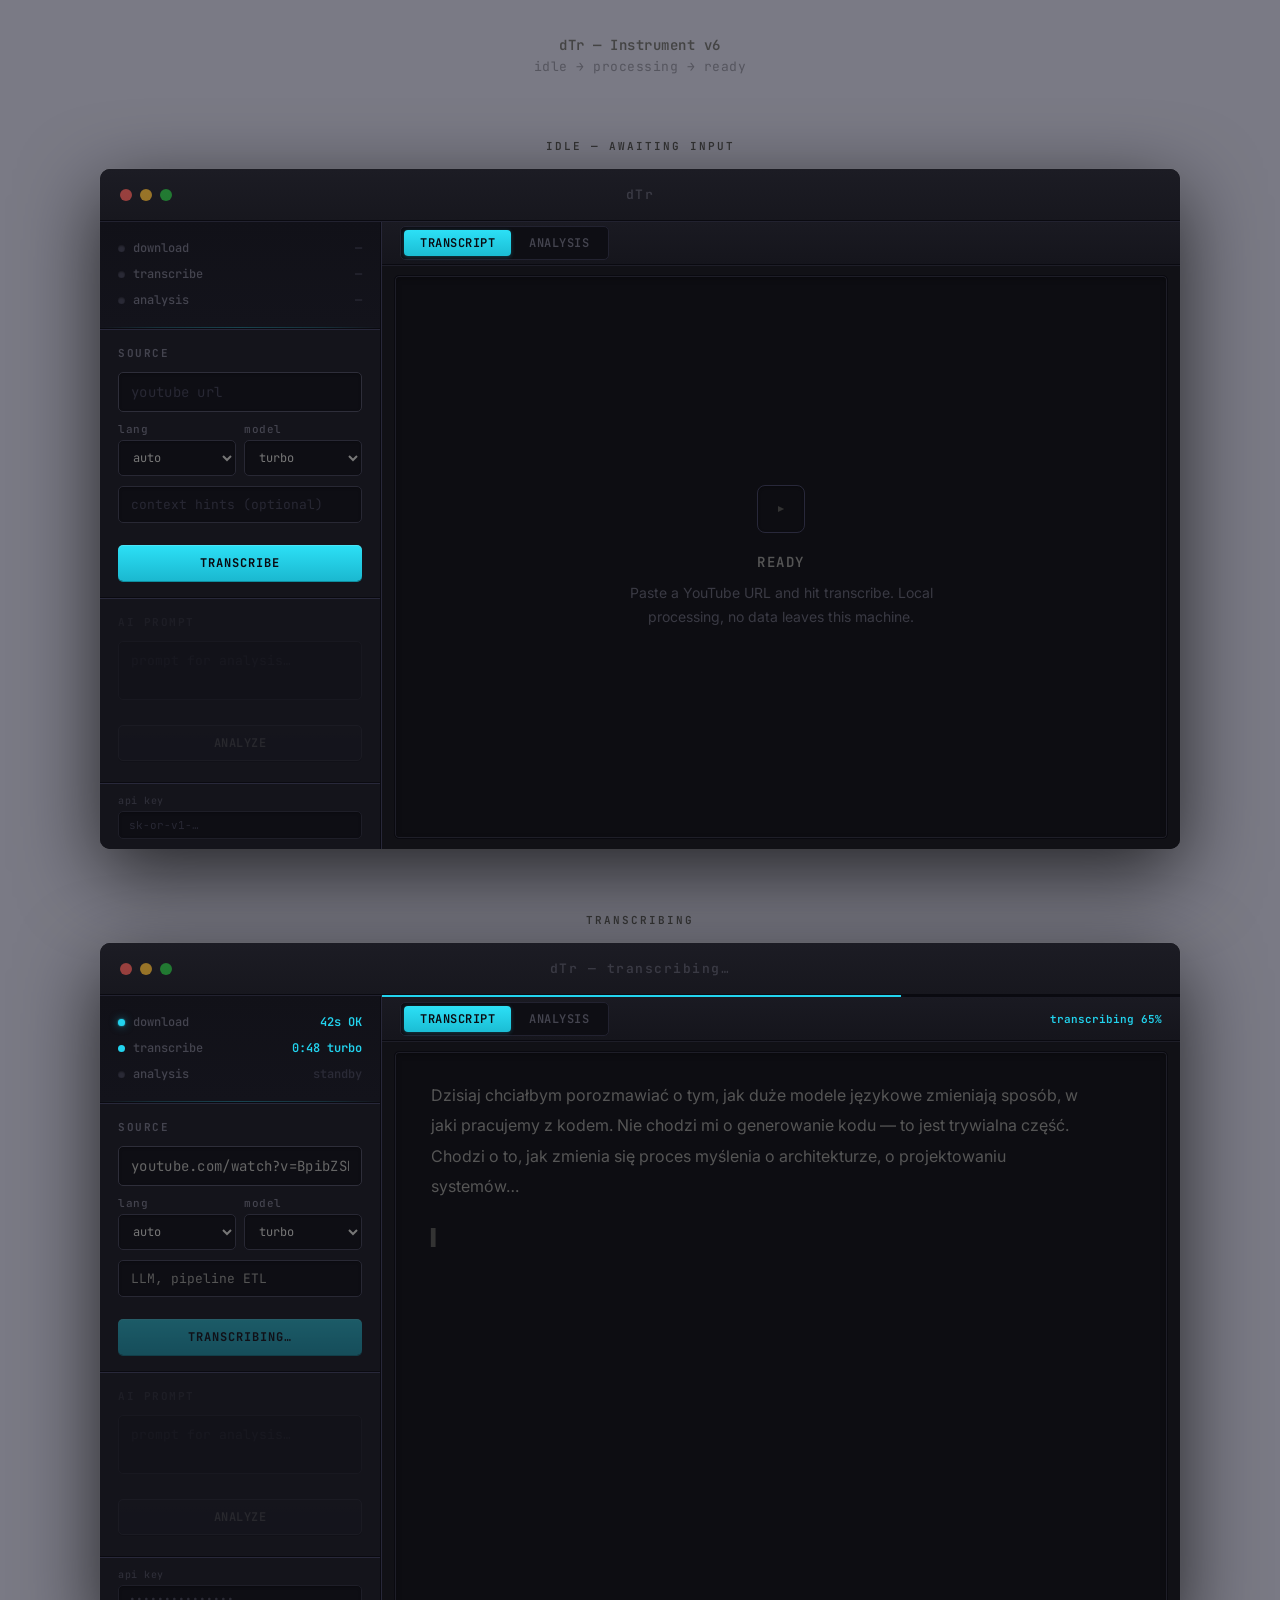
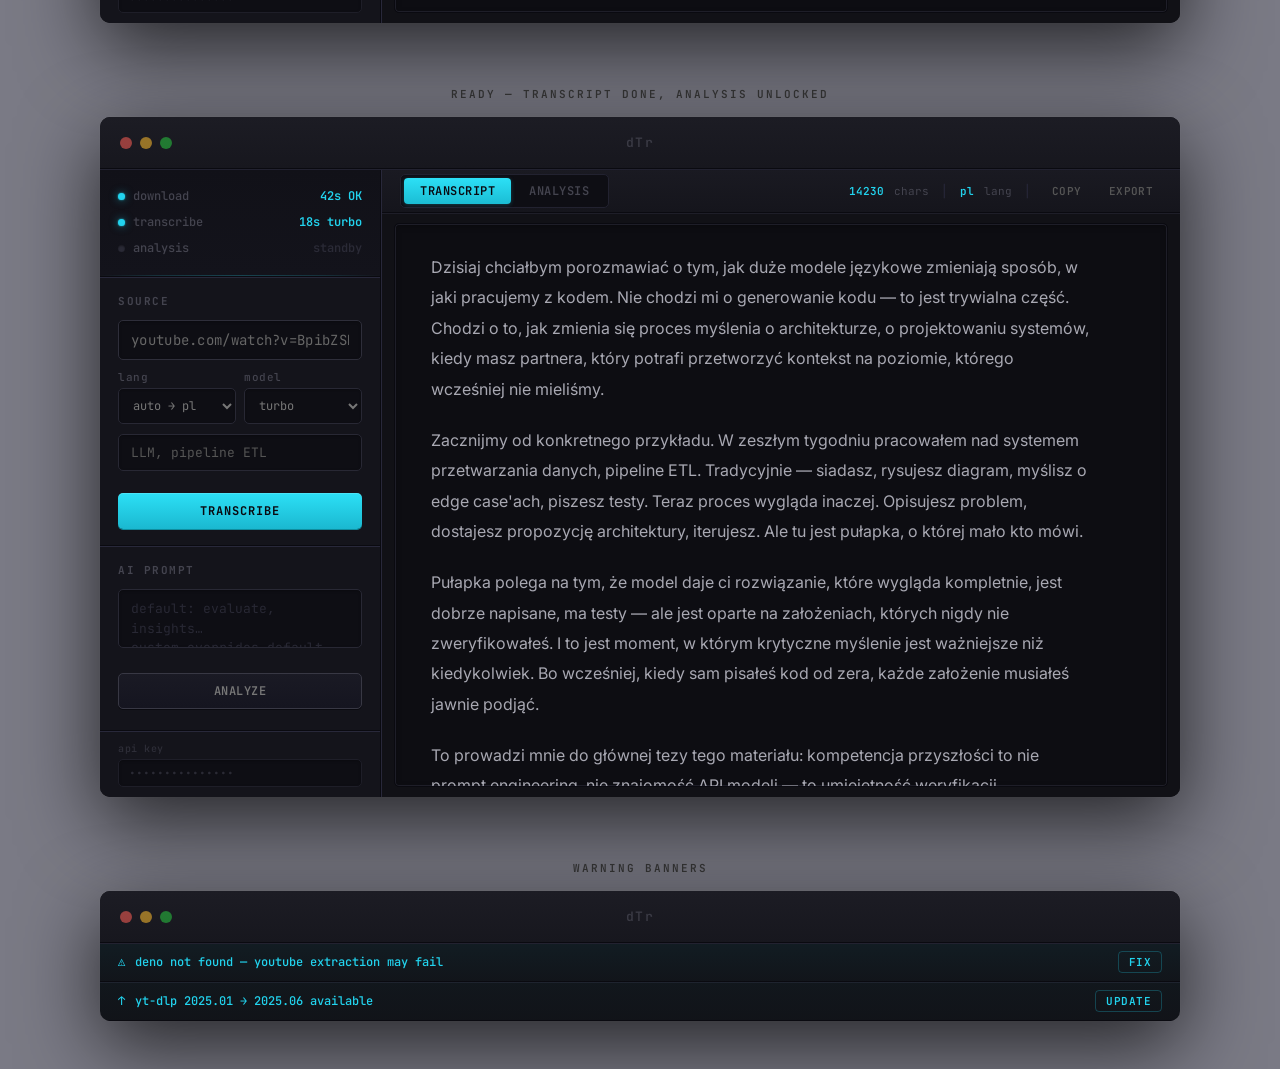
<file: prototypes/moodboard-c.html>
<!DOCTYPE html>
<html lang="pl">
<head>
<meta charset="UTF-8">
<meta name="viewport" content="width=device-width, initial-scale=1.0">
<title>dTr — Instrument v6</title>
<link rel="preconnect" href="https://fonts.googleapis.com">
<link rel="preconnect" href="https://fonts.gstatic.com" crossorigin>
<link href="https://fonts.googleapis.com/css2?family=Inter:wght@400;500;600;700&family=JetBrains+Mono:wght@400;500;600;700&display=swap" rel="stylesheet">
<style>
  * { margin: 0; padding: 0; box-sizing: border-box; }
  body {
    background: #7A7A85;
    min-height: 100vh;
    font-family: 'JetBrains Mono', monospace;
    display: flex;
    flex-direction: column;
    align-items: center;
    padding: 20px 32px 48px;
    gap: 64px;
  }

  .page-header {
    text-align: center; padding-top: 16px;
    color: #55555E; font-size: 13px; letter-spacing: 0.5px;
    font-family: 'JetBrains Mono', monospace;
  }
  .page-header h1 {
    font-size: 14px; font-weight: 600; color: #444; margin-bottom: 4px;
  }

  .state-label {
    color: #333;
    font-family: 'JetBrains Mono', monospace;
    font-size: 11px; font-weight: 600;
    letter-spacing: 2px; text-transform: uppercase;
    text-align: center; margin-bottom: -48px;
  }

  /* ══════════════════════════════════════════════════════
     macOS Window
     ══════════════════════════════════════════════════════ */
  .window {
    width: 1080px; height: 680px;
    border-radius: 10px;
    overflow: hidden;
    box-shadow:
      0 24px 80px rgba(0,0,0,0.7),
      0 0 0 0.5px rgba(255,255,255,0.04);
    display: flex; flex-direction: column;
    background: #111116;
  }

  .titlebar {
    height: 52px; min-height: 52px;
    background: linear-gradient(180deg, #1C1C24 0%, #17171E 100%);
    border-bottom: 1px solid #0A0A10;
    box-shadow: 0 1px 0 #222230;
    display: flex; align-items: center;
    position: relative; padding: 0 20px;
  }
  .traffic-lights { display: flex; gap: 8px; }
  .traffic-lights span { width: 12px; height: 12px; border-radius: 50%; }
  .tl-close { background: #FF5F57; opacity: 0.55; }
  .tl-minimize { background: #FFBD2E; opacity: 0.55; }
  .tl-maximize { background: #28C840; opacity: 0.55; }

  .titlebar-title {
    position: absolute;
    left: 50%; transform: translateX(-50%);
    font-size: 13px; font-weight: 600; color: #3A3A44;
    font-family: 'JetBrains Mono', monospace;
    letter-spacing: 1.5px;
  }

  .body { flex: 1; display: flex; overflow: hidden; }

  /* ══════════════════════════════════════════════════════
     GROOVE SEPARATOR — machined edge
     Two-line technique: dark (#0A0A10) + light (#28283A)
     = impression of a milled groove in metal
     ══════════════════════════════════════════════════════ */
  .groove {
    border: none;
    height: 2px;
    background: linear-gradient(180deg, #0A0A10 0%, #0A0A10 50%, #28283A 50%, #28283A 100%);
    margin: 0;
  }
  /* Vertical groove for sidebar/main border */
  .groove-v {
    width: 2px; min-width: 2px;
    background: linear-gradient(90deg, #0A0A10 0%, #0A0A10 50%, #28283A 50%, #28283A 100%);
  }

  /* ══════════════════════════════════════════════════════
     SIDEBAR — instrument panel
     ══════════════════════════════════════════════════════ */
  .sidebar {
    width: 280px; min-width: 280px;
    background: #14141B;
    display: flex; flex-direction: column;
    overflow-y: auto;
  }

  /* ── Readout — top gauge panel with subtle gradient bg ── */
  .readout {
    padding: 14px 18px;
    background: linear-gradient(180deg, #111118 0%, #13131B 100%);
  }
  .readout-row {
    display: flex; align-items: center; justify-content: space-between;
    padding: 5px 0;
    font-size: 12px;
  }
  .readout-label { color: #44444F; font-weight: 500; }
  .readout-value { color: #22D3EE; font-weight: 600; font-size: 12px; }
  .readout-value.idle { color: #2A2A36; }
  .led {
    width: 7px; height: 7px; border-radius: 50%;
    display: inline-block; margin-right: 8px;
    transition: all 0.3s;
  }
  .led.on {
    background: #22D3EE;
    box-shadow: 0 0 8px rgba(34,211,238,0.5), 0 0 2px rgba(34,211,238,0.8);
  }
  .led.blink {
    background: #22D3EE;
    animation: led-blink 1s ease-in-out infinite;
  }
  .led.off { background: #2A2A36; box-shadow: inset 0 1px 2px rgba(0,0,0,0.4); }

  @keyframes led-blink {
    0%, 100% { opacity: 1; box-shadow: 0 0 8px rgba(34,211,238,0.5); }
    50% { opacity: 0.15; box-shadow: 0 0 2px rgba(34,211,238,0.1); }
  }

  /* Glow-edge under readout: subtle cyan line that separates readout from controls */
  .readout-edge {
    height: 1px;
    background: linear-gradient(90deg,
      transparent 0%,
      rgba(34,211,238,0.15) 20%,
      rgba(34,211,238,0.25) 50%,
      rgba(34,211,238,0.15) 80%,
      transparent 100%
    );
  }

  /* Controls */
  .sidebar-section {
    padding: 16px 18px;
  }
  .sidebar-section + .sidebar-section {
    /* groove separator between sections */
  }

  .section-label {
    font-size: 11px; font-weight: 700; color: #44444F;
    text-transform: uppercase; letter-spacing: 1.5px;
    margin-bottom: 12px;
  }

  .field { margin-bottom: 10px; }
  .field:last-child { margin-bottom: 0; }
  .field-label {
    font-size: 11px; font-weight: 500; color: #44444F;
    margin-bottom: 4px; display: block;
    text-transform: lowercase; letter-spacing: 0.5px;
  }

  input, select, textarea {
    width: 100%;
    background: #0E0E14;
    border: 1px solid #282834;
    border-radius: 5px;
    color: #A0A0AA;
    padding: 9px 12px;
    font-family: 'JetBrains Mono', monospace;
    font-size: 13px;
    outline: none;
    transition: border-color 0.2s, box-shadow 0.2s;
    /* subtle inset to feel recessed like a real input on hardware */
    box-shadow: inset 0 1px 3px rgba(0,0,0,0.25);
  }
  input:focus, select:focus, textarea:focus {
    border-color: #22D3EE;
    box-shadow: inset 0 1px 3px rgba(0,0,0,0.25), 0 0 0 2px rgba(34,211,238,0.12);
  }
  input::placeholder, textarea::placeholder { color: #282834; }
  select {
    padding: 8px 10px; font-size: 12px; color: #777;
    box-shadow: inset 0 1px 2px rgba(0,0,0,0.2);
  }
  textarea {
    font-size: 13px; resize: none; min-height: 48px; line-height: 1.5;
  }
  .field-row { display: flex; gap: 8px; }
  .field-row > * { flex: 1; }

  .url-input {
    font-size: 14px;
    padding: 10px 12px;
    border-color: #2E2E3A;
    letter-spacing: 0.3px;
  }

  /* ── Buttons — hardware feel with subtle bevel ── */
  .btn-primary {
    width: 100%; border: none; cursor: pointer;
    background: linear-gradient(180deg, #2CE0F6 0%, #1AB8D0 100%);
    color: #0A0A10;
    padding: 10px 14px; margin-top: 12px;
    font-family: 'JetBrains Mono', monospace;
    font-size: 12px; font-weight: 700;
    letter-spacing: 1px; text-transform: uppercase;
    border-radius: 5px;
    box-shadow: 0 1px 0 #0E8E9F, inset 0 1px 0 rgba(255,255,255,0.15);
    transition: all 0.12s;
  }
  .btn-primary:hover {
    background: linear-gradient(180deg, #40E8FF 0%, #22D3EE 100%);
    box-shadow: 0 1px 0 #0E8E9F, inset 0 1px 0 rgba(255,255,255,0.2),
                0 0 20px rgba(34,211,238,0.2);
  }
  .btn-primary:active {
    transform: translateY(1px);
    box-shadow: 0 0 0 #0E8E9F, inset 0 2px 4px rgba(0,0,0,0.3);
    background: linear-gradient(180deg, #1AB8D0 0%, #18A5BB 100%);
  }

  .btn-secondary {
    width: 100%;
    border: 1px solid #383844;
    cursor: pointer;
    background: linear-gradient(180deg, #1A1A24 0%, #151520 100%);
    color: #777;
    padding: 9px 14px; margin-top: 10px;
    font-family: 'JetBrains Mono', monospace;
    font-size: 12px; font-weight: 600;
    letter-spacing: 0.5px; text-transform: uppercase;
    border-radius: 5px;
    box-shadow: 0 1px 0 #0A0A10;
    transition: all 0.15s;
  }
  .btn-secondary:hover {
    border-color: #22D3EE;
    color: #22D3EE;
    box-shadow: 0 1px 0 #0A0A10, 0 0 12px rgba(34,211,238,0.08);
  }

  /* ── API — deeply recessed ── */
  .api-section {
    padding: 10px 18px;
  }
  .api-section input {
    font-size: 11px; padding: 6px 10px;
    border-color: #1E1E28; color: #3A3A44;
  }
  .api-section .field-label { font-size: 10px; color: #2E2E38; }

  /* ══════════════════════════════════════════════════════
     MAIN — display/screen area
     ══════════════════════════════════════════════════════ */
  .main {
    flex: 1; display: flex; flex-direction: column;
    background: #111116; min-width: 0;
  }

  /* Toolbar — instrument panel bar with gradient depth */
  .toolbar {
    height: 44px; min-height: 44px;
    background: linear-gradient(180deg, #1A1A22 0%, #15151C 100%);
    border-bottom: 1px solid #0A0A10;
    box-shadow: 0 1px 0 #1E1E28;
    display: flex; align-items: center;
    padding: 0 18px;
  }
  .segmented {
    display: flex;
    background: #0E0E14;
    border: 1px solid #222230;
    border-radius: 5px;
    padding: 3px; gap: 2px;
  }
  .seg-btn {
    background: transparent; border: none; cursor: pointer;
    padding: 5px 16px;
    font-family: 'JetBrains Mono', monospace;
    font-size: 12px; font-weight: 600; color: #44444F;
    text-transform: uppercase; letter-spacing: 0.5px;
    border-radius: 4px;
    transition: all 0.15s;
  }
  .seg-btn:hover { color: #777; background: rgba(255,255,255,0.03); }
  .seg-btn.active {
    background: linear-gradient(180deg, #2CE0F6 0%, #1BBDD4 100%);
    color: #0A0A10;
    box-shadow: 0 1px 4px rgba(34,211,238,0.25);
  }

  .toolbar-meta {
    margin-left: auto;
    display: flex; gap: 10px; align-items: center;
    font-size: 11px; color: #44444F;
  }
  .toolbar-meta .data { color: #22D3EE; font-weight: 600; }
  .toolbar-meta .sep { color: #28283A; margin: 0 2px; }
  .toolbar-meta .action-btn {
    font-family: 'JetBrains Mono', monospace;
    font-size: 11px; font-weight: 600; color: #555;
    cursor: pointer; background: none;
    border: 1px solid transparent;
    padding: 3px 8px; border-radius: 4px;
    text-transform: uppercase; letter-spacing: 0.3px;
    transition: all 0.15s;
  }
  .toolbar-meta .action-btn:hover {
    background: rgba(34,211,238,0.06);
    border-color: #28283A;
    color: #22D3EE;
  }

  /* Content — display panel with beveled frame */
  .content-area {
    flex: 1; overflow-y: auto;
    padding: 28px 36px;
    margin: 10px 12px;
    border-radius: 5px;
    background: #0D0D12;
    /* Beveled frame: dark outer edge + lighter inner edge */
    border: 1px solid #0A0A10;
    box-shadow:
      inset 0 0 0 1px #1E1E28,
      inset 0 2px 6px rgba(0,0,0,0.3);
  }
  .content-text {
    max-width: 660px;
    font-family: 'Inter', sans-serif;
    font-size: 16px;
    color: #A8A8B2;
    line-height: 1.9;
    font-weight: 400;
  }
  .content-text p { margin-bottom: 1.3em; }

  /* ── Empty state ── */
  .empty-state {
    flex: 1; display: flex; flex-direction: column;
    align-items: center; justify-content: center;
    padding: 40px; text-align: center;
    margin: 10px 12px;
    border-radius: 5px;
    background: #0D0D12;
    border: 1px solid #0A0A10;
    box-shadow:
      inset 0 0 0 1px #1E1E28,
      inset 0 2px 6px rgba(0,0,0,0.3);
  }
  .empty-icon {
    width: 48px; height: 48px;
    border: 1.5px solid #28283A;
    border-radius: 8px;
    display: flex; align-items: center; justify-content: center;
    margin-bottom: 20px;
    color: #333;
    font-size: 20px;
    font-family: 'JetBrains Mono', monospace;
    box-shadow: inset 0 1px 3px rgba(0,0,0,0.3);
  }
  .empty-state h3 {
    font-family: 'JetBrains Mono', monospace;
    font-size: 14px; font-weight: 600;
    color: #555; margin-bottom: 10px;
    text-transform: uppercase; letter-spacing: 1.5px;
  }
  .empty-state p {
    font-family: 'Inter', sans-serif;
    font-size: 14px; color: #3A3A44;
    line-height: 1.7; max-width: 320px;
  }

  /* ── Processing bar — glowing edge ── */
  .processing-bar {
    height: 2px;
    background: #0A0A10;
    position: relative; overflow: hidden;
    box-shadow: 0 1px 0 #1A1A24;
  }
  .processing-bar .fill {
    height: 100%; background: #22D3EE;
    width: 65%; transition: width 0.5s ease;
    position: relative;
    box-shadow: 0 0 8px rgba(34,211,238,0.4);
  }
  .processing-bar .fill::after {
    content: '';
    position: absolute; right: 0; top: -2px;
    width: 40px; height: 6px;
    background: radial-gradient(ellipse, rgba(34,211,238,0.6), transparent);
    animation: glow-move 1.2s ease-in-out infinite;
  }
  @keyframes glow-move {
    0%, 100% { opacity: 0.3; }
    50% { opacity: 1; }
  }

  /* ── Warning banner ── */
  .warning-banner {
    display: flex; align-items: center; gap: 10px;
    padding: 8px 18px;
    font-size: 12px; font-weight: 500;
    font-family: 'JetBrains Mono', monospace;
    border-bottom: 1px solid #0A0A10;
    box-shadow: 0 1px 0 #1E1E28;
  }
  .warning-banner.cyan {
    background: linear-gradient(180deg, rgba(34,211,238,0.06) 0%, rgba(34,211,238,0.02) 100%);
    color: #22D3EE;
  }
  .warning-banner .dismiss {
    margin-left: auto; background: none;
    border: 1px solid rgba(34,211,238,0.25);
    color: #22D3EE; padding: 3px 10px;
    border-radius: 4px; font-size: 11px; font-weight: 600;
    font-family: 'JetBrains Mono', monospace;
    text-transform: uppercase; letter-spacing: 0.5px;
    cursor: pointer;
    transition: all 0.15s;
  }
  .warning-banner .dismiss:hover {
    background: rgba(34,211,238,0.08);
    border-color: #22D3EE;
  }

  /* ── Locked ── */
  .sidebar-section.locked {
    opacity: 0.2; pointer-events: none;
  }

  /* ── Scrollbar ── */
  ::-webkit-scrollbar { width: 6px; }
  ::-webkit-scrollbar-thumb { background: #28283A; border-radius: 3px; }
  ::-webkit-scrollbar-track { background: transparent; }
  ::-webkit-scrollbar-thumb:hover { background: #383844; }
</style>
</head>
<body>

<div class="page-header">
  <h1>dTr — Instrument v6</h1>
  idle → processing → ready
</div>


<!-- ══════════════════════════════════════════════════════════
     STATE 1: IDLE
     ══════════════════════════════════════════════════════════ -->
<div class="state-label">idle — awaiting input</div>
<div class="window">
  <div class="titlebar">
    <div class="traffic-lights">
      <span class="tl-close"></span><span class="tl-minimize"></span><span class="tl-maximize"></span>
    </div>
    <span class="titlebar-title">dTr</span>
  </div>
  <div class="body">
    <div class="sidebar">
      <div class="readout">
        <div class="readout-row">
          <span class="readout-label"><span class="led off"></span>download</span>
          <span class="readout-value idle">—</span>
        </div>
        <div class="readout-row">
          <span class="readout-label"><span class="led off"></span>transcribe</span>
          <span class="readout-value idle">—</span>
        </div>
        <div class="readout-row">
          <span class="readout-label"><span class="led off"></span>analysis</span>
          <span class="readout-value idle">—</span>
        </div>
      </div>
      <div class="readout-edge"></div>
      <hr class="groove">

      <div class="sidebar-section">
        <div class="section-label">source</div>
        <div class="field">
          <input type="text" class="url-input" placeholder="youtube url">
        </div>
        <div class="field field-row">
          <div>
            <label class="field-label">lang</label>
            <select><option>auto</option><option>pl</option><option>en</option></select>
          </div>
          <div>
            <label class="field-label">model</label>
            <select><option>turbo</option><option>base</option></select>
          </div>
        </div>
        <div class="field">
          <input type="text" placeholder="context hints (optional)">
        </div>
        <button class="btn-primary">Transcribe</button>
      </div>

      <hr class="groove">

      <div class="sidebar-section locked">
        <div class="section-label">ai prompt</div>
        <div class="field">
          <textarea placeholder="prompt for analysis…"></textarea>
        </div>
        <button class="btn-secondary">Analyze</button>
      </div>

      <hr class="groove" style="margin-top:auto;">

      <div class="api-section">
        <label class="field-label">api key</label>
        <input type="password" placeholder="sk-or-v1-…">
      </div>
    </div>

    <div class="groove-v"></div>

    <div class="main">
      <div class="toolbar">
        <div class="segmented">
          <button class="seg-btn active">Transcript</button>
          <button class="seg-btn">Analysis</button>
        </div>
      </div>
      <div class="empty-state">
        <div class="empty-icon">▸</div>
        <h3>Ready</h3>
        <p>Paste a YouTube URL and hit transcribe. Local processing, no data leaves this machine.</p>
      </div>
    </div>
  </div>
</div>


<!-- ══════════════════════════════════════════════════════════
     STATE 2: PROCESSING
     ══════════════════════════════════════════════════════════ -->
<div class="state-label">transcribing</div>
<div class="window">
  <div class="titlebar">
    <div class="traffic-lights">
      <span class="tl-close"></span><span class="tl-minimize"></span><span class="tl-maximize"></span>
    </div>
    <span class="titlebar-title">dTr — transcribing…</span>
  </div>
  <div class="body">
    <div class="sidebar">
      <div class="readout">
        <div class="readout-row">
          <span class="readout-label"><span class="led on"></span>download</span>
          <span class="readout-value">42s OK</span>
        </div>
        <div class="readout-row">
          <span class="readout-label"><span class="led blink"></span>transcribe</span>
          <span class="readout-value">0:48 turbo</span>
        </div>
        <div class="readout-row">
          <span class="readout-label"><span class="led off"></span>analysis</span>
          <span class="readout-value idle">standby</span>
        </div>
      </div>
      <div class="readout-edge"></div>
      <hr class="groove">

      <div class="sidebar-section">
        <div class="section-label">source</div>
        <div class="field">
          <input type="text" class="url-input" value="youtube.com/watch?v=BpibZSMGtdY" style="color:#666;">
        </div>
        <div class="field field-row">
          <div>
            <label class="field-label">lang</label>
            <select><option>auto</option></select>
          </div>
          <div>
            <label class="field-label">model</label>
            <select><option>turbo</option></select>
          </div>
        </div>
        <div class="field">
          <input type="text" value="LLM, pipeline ETL" style="color:#555;">
        </div>
        <button class="btn-primary" style="opacity:0.35; pointer-events:none;">Transcribing…</button>
      </div>

      <hr class="groove">

      <div class="sidebar-section locked">
        <div class="section-label">ai prompt</div>
        <div class="field">
          <textarea placeholder="prompt for analysis…"></textarea>
        </div>
        <button class="btn-secondary">Analyze</button>
      </div>

      <hr class="groove" style="margin-top:auto;">

      <div class="api-section">
        <label class="field-label">api key</label>
        <input type="password" value="sk-or-v1-••••••" style="color:#2A2A34;">
      </div>
    </div>

    <div class="groove-v"></div>

    <div class="main">
      <div class="processing-bar"><div class="fill" style="width:65%;"></div></div>
      <div class="toolbar">
        <div class="segmented">
          <button class="seg-btn active">Transcript</button>
          <button class="seg-btn">Analysis</button>
        </div>
        <div class="toolbar-meta">
          <span style="color:#22D3EE; font-weight:600;">transcribing 65%</span>
        </div>
      </div>
      <div class="content-area">
        <div class="content-text" style="color:#555;">
          <p>Dzisiaj chciałbym porozmawiać o tym, jak duże modele językowe zmieniają sposób, w jaki pracujemy z kodem. Nie chodzi mi o generowanie kodu — to jest trywialna część. Chodzi o to, jak zmienia się proces myślenia o architekturze, o projektowaniu systemów…</p>
          <p style="color:#333;">▍</p>
        </div>
      </div>
    </div>
  </div>
</div>


<!-- ══════════════════════════════════════════════════════════
     STATE 3: READY
     ══════════════════════════════════════════════════════════ -->
<div class="state-label">ready — transcript done, analysis unlocked</div>
<div class="window">
  <div class="titlebar">
    <div class="traffic-lights">
      <span class="tl-close"></span><span class="tl-minimize"></span><span class="tl-maximize"></span>
    </div>
    <span class="titlebar-title">dTr</span>
  </div>
  <div class="body">
    <div class="sidebar">
      <div class="readout">
        <div class="readout-row">
          <span class="readout-label"><span class="led on"></span>download</span>
          <span class="readout-value">42s OK</span>
        </div>
        <div class="readout-row">
          <span class="readout-label"><span class="led on"></span>transcribe</span>
          <span class="readout-value">18s turbo</span>
        </div>
        <div class="readout-row">
          <span class="readout-label"><span class="led off"></span>analysis</span>
          <span class="readout-value idle">standby</span>
        </div>
      </div>
      <div class="readout-edge"></div>
      <hr class="groove">

      <div class="sidebar-section">
        <div class="section-label">source</div>
        <div class="field">
          <input type="text" class="url-input" value="youtube.com/watch?v=BpibZSMGtdY" style="color:#666;">
        </div>
        <div class="field field-row">
          <div>
            <label class="field-label">lang</label>
            <select><option>auto → pl</option></select>
          </div>
          <div>
            <label class="field-label">model</label>
            <select><option>turbo</option></select>
          </div>
        </div>
        <div class="field">
          <input type="text" value="LLM, pipeline ETL" style="color:#555;">
        </div>
        <button class="btn-primary">Transcribe</button>
      </div>

      <hr class="groove">

      <!-- Unlocked -->
      <div class="sidebar-section">
        <div class="section-label">ai prompt</div>
        <div class="field">
          <textarea placeholder="default: evaluate, insights…&#10;custom overrides default."></textarea>
        </div>
        <button class="btn-secondary">Analyze</button>
      </div>

      <hr class="groove" style="margin-top:auto;">

      <div class="api-section">
        <label class="field-label">api key</label>
        <input type="password" value="sk-or-v1-••••••" style="color:#2A2A34;">
      </div>
    </div>

    <div class="groove-v"></div>

    <div class="main">
      <div class="toolbar">
        <div class="segmented">
          <button class="seg-btn active">Transcript</button>
          <button class="seg-btn">Analysis</button>
        </div>
        <div class="toolbar-meta">
          <span class="data">14230</span> chars
          <span class="sep">│</span>
          <span class="data">pl</span> lang
          <span class="sep">│</span>
          <button class="action-btn">copy</button>
          <button class="action-btn">export</button>
        </div>
      </div>
      <div class="content-area">
        <div class="content-text">
          <p>Dzisiaj chciałbym porozmawiać o tym, jak duże modele językowe zmieniają sposób, w jaki pracujemy z kodem. Nie chodzi mi o generowanie kodu — to jest trywialna część. Chodzi o to, jak zmienia się proces myślenia o architekturze, o projektowaniu systemów, kiedy masz partnera, który potrafi przetworzyć kontekst na poziomie, którego wcześniej nie mieliśmy.</p>
          <p>Zacznijmy od konkretnego przykładu. W zeszłym tygodniu pracowałem nad systemem przetwarzania danych, pipeline ETL. Tradycyjnie — siadasz, rysujesz diagram, myślisz o edge case'ach, piszesz testy. Teraz proces wygląda inaczej. Opisujesz problem, dostajesz propozycję architektury, iterujesz. Ale tu jest pułapka, o której mało kto mówi.</p>
          <p>Pułapka polega na tym, że model daje ci rozwiązanie, które wygląda kompletnie, jest dobrze napisane, ma testy — ale jest oparte na założeniach, których nigdy nie zweryfikowałeś. I to jest moment, w którym krytyczne myślenie jest ważniejsze niż kiedykolwiek. Bo wcześniej, kiedy sam pisałeś kod od zera, każde założenie musiałeś jawnie podjąć.</p>
          <p>To prowadzi mnie do głównej tezy tego materiału: kompetencja przyszłości to nie prompt engineering, nie znajomość API modeli — to umiejętność weryfikacji. Umiejętność patrzenia na output i pytania: „dlaczego tak, a nie inaczej?", „jakie są alternatywy?", „co ten kod zakłada?"</p>
        </div>
      </div>
    </div>
  </div>
</div>


<!-- ══════════════════════════════════════════════════════════
     BONUS: Warning banners
     ══════════════════════════════════════════════════════════ -->
<div class="state-label">warning banners</div>
<div class="window" style="height:130px;">
  <div class="titlebar">
    <div class="traffic-lights">
      <span class="tl-close"></span><span class="tl-minimize"></span><span class="tl-maximize"></span>
    </div>
    <span class="titlebar-title">dTr</span>
  </div>
  <div class="warning-banner cyan">
    <span>⚠</span>
    <span>deno not found — youtube extraction may fail</span>
    <button class="dismiss">fix</button>
  </div>
  <div class="warning-banner cyan" style="background:linear-gradient(180deg, rgba(34,211,238,0.03) 0%, rgba(34,211,238,0.01) 100%);">
    <span>↑</span>
    <span>yt-dlp 2025.01 → 2025.06 available</span>
    <button class="dismiss">update</button>
  </div>
</div>

</body>
</html>
</file>
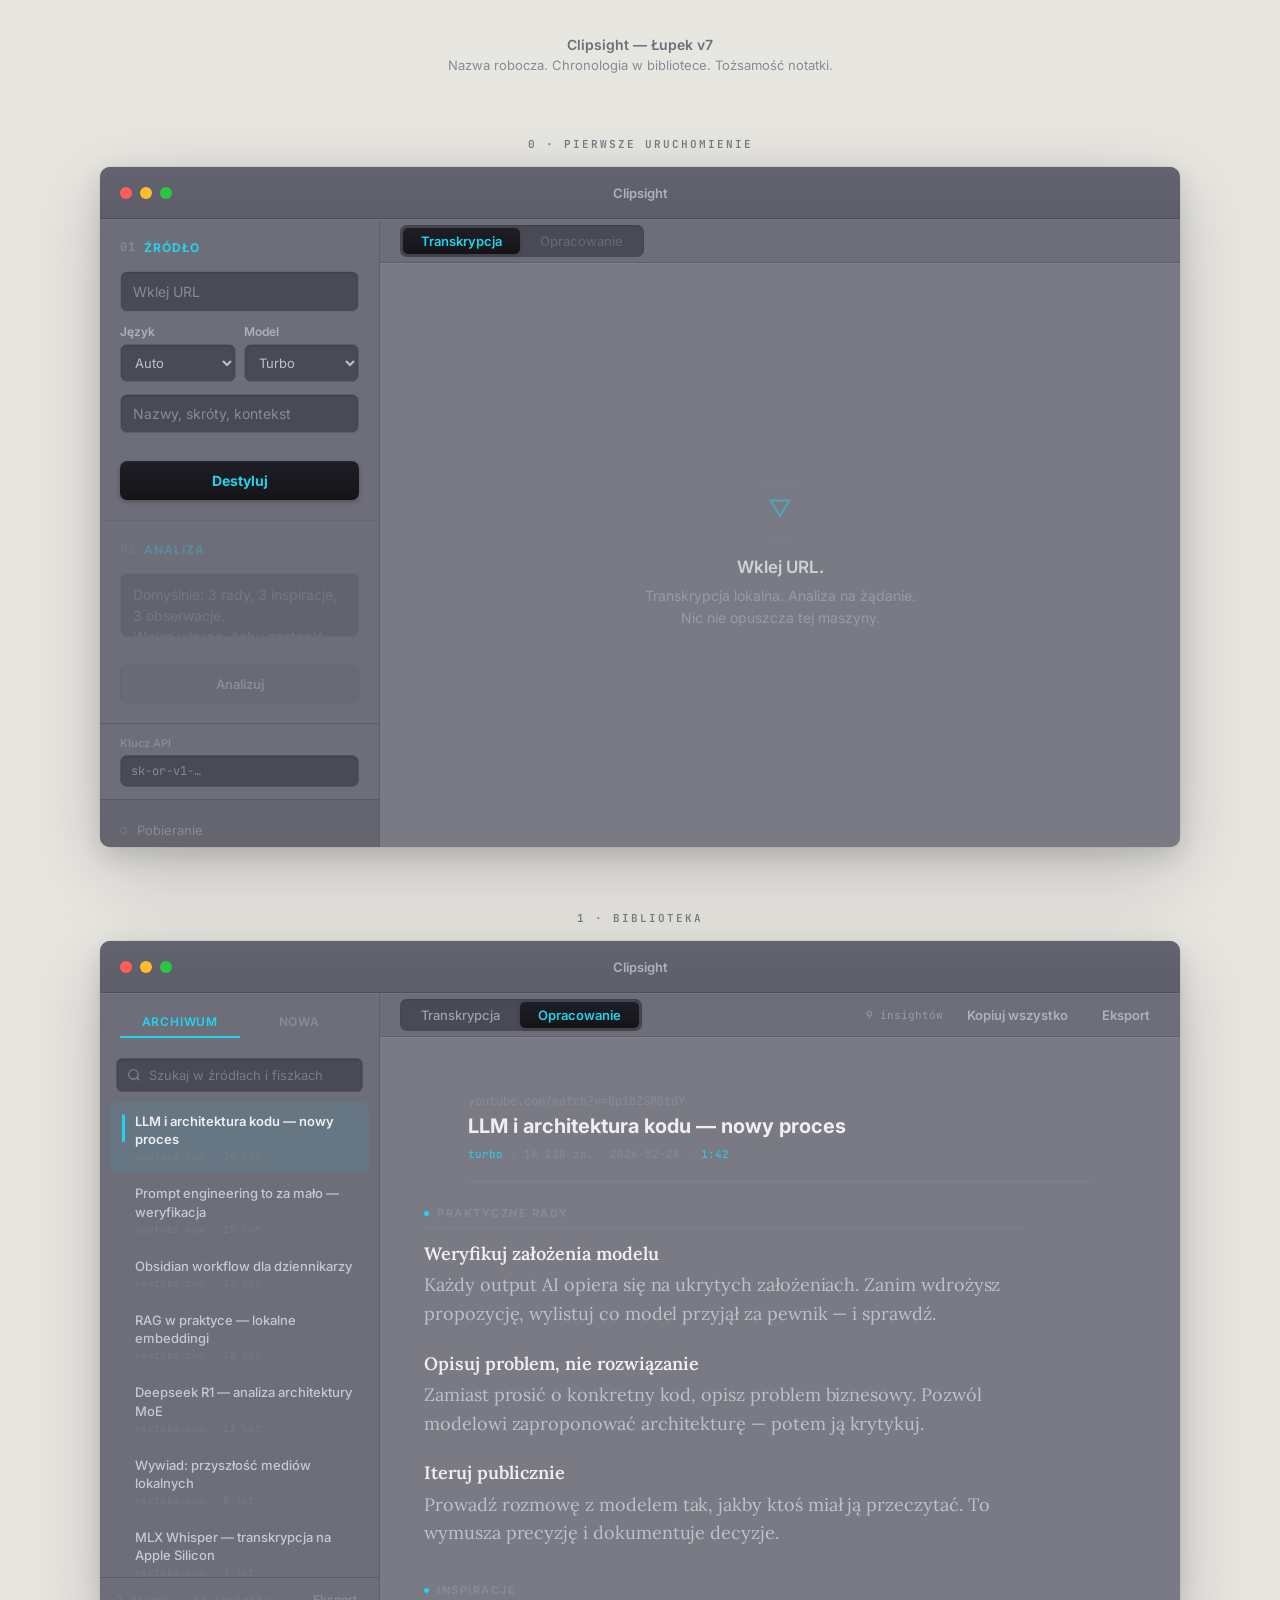
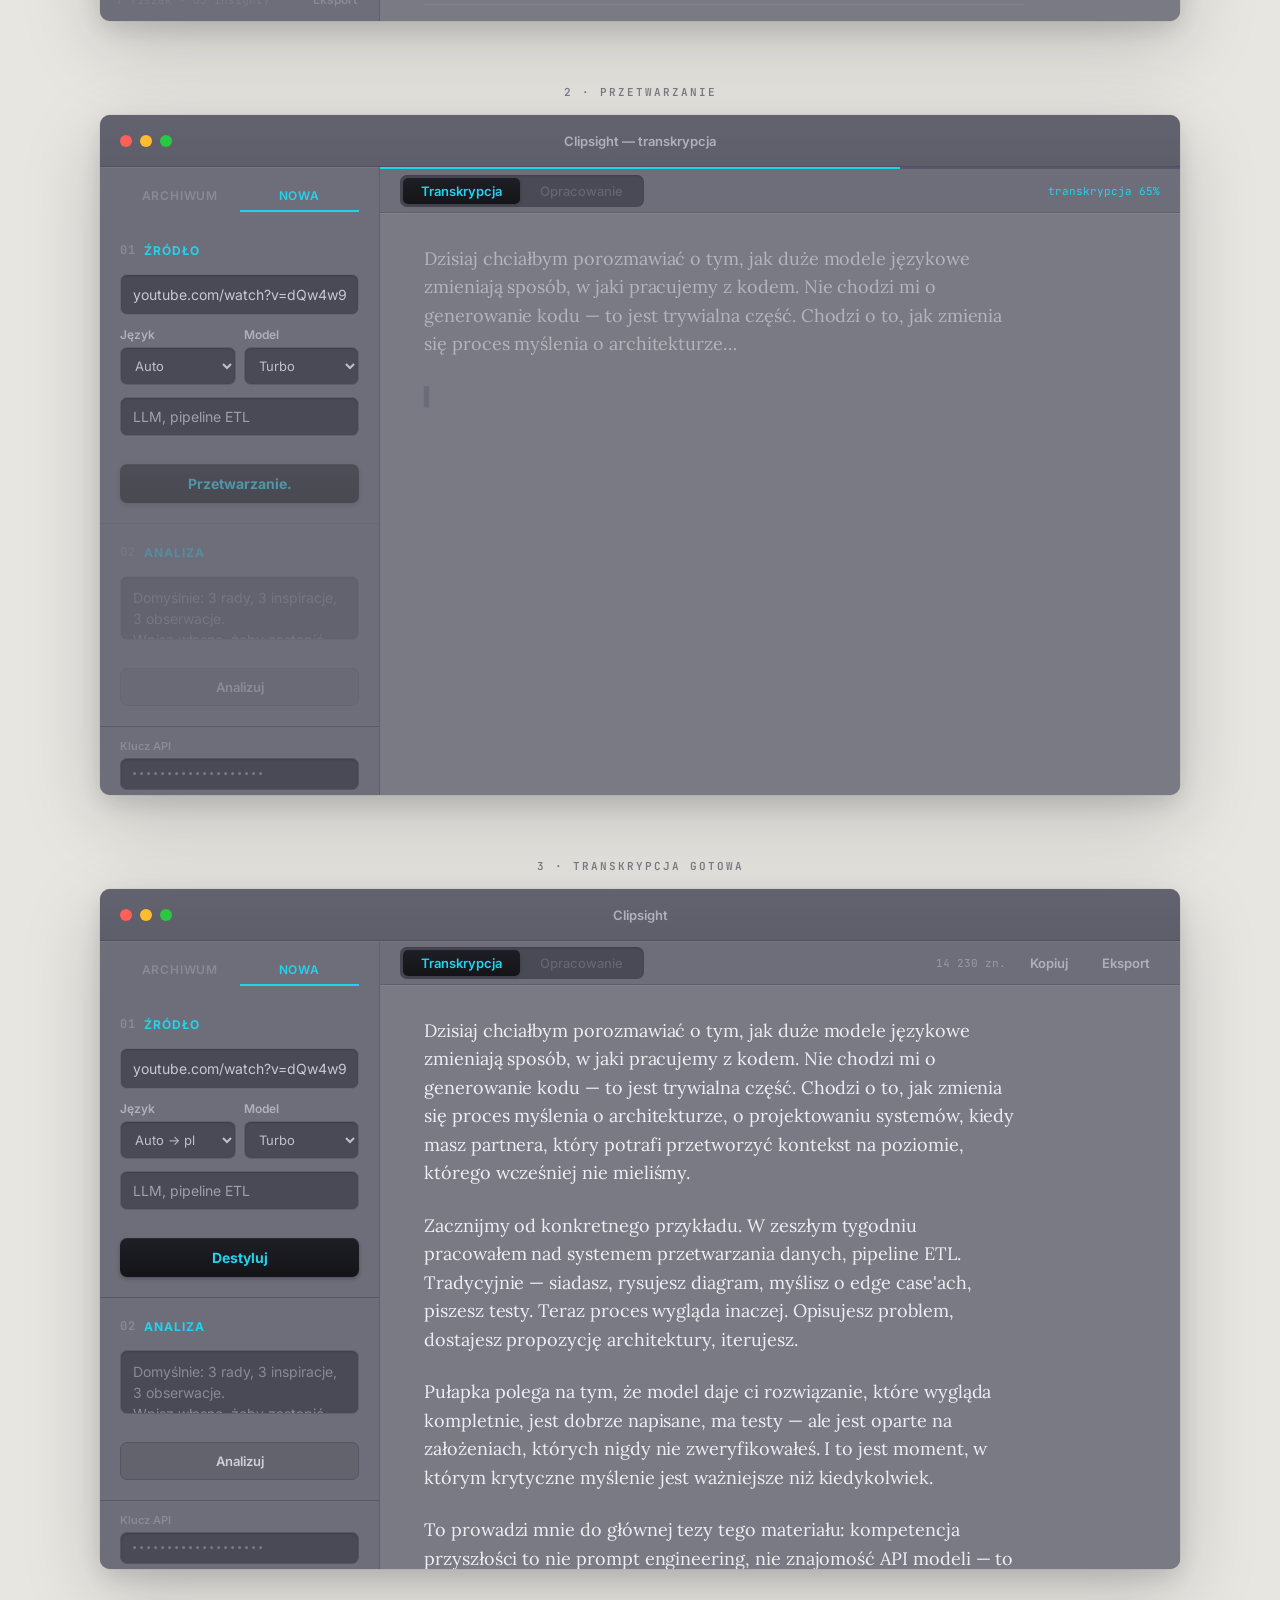
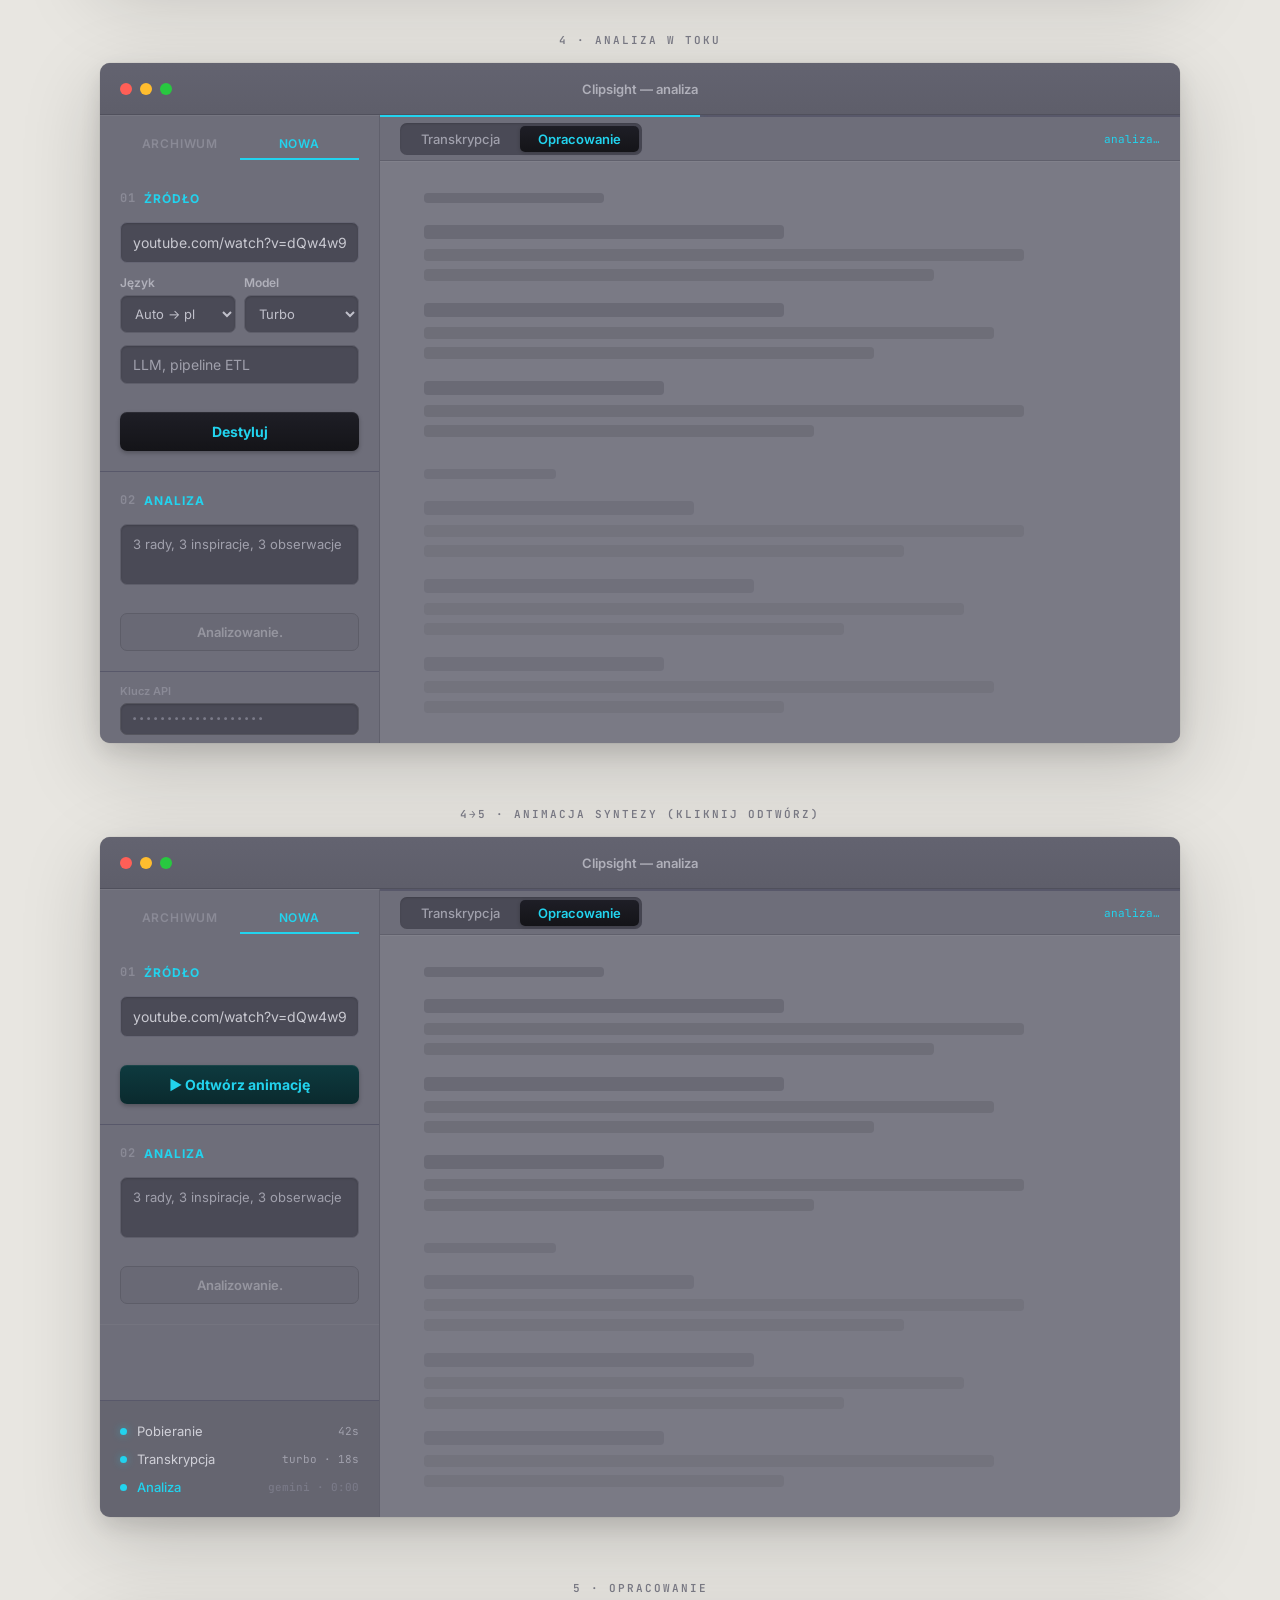
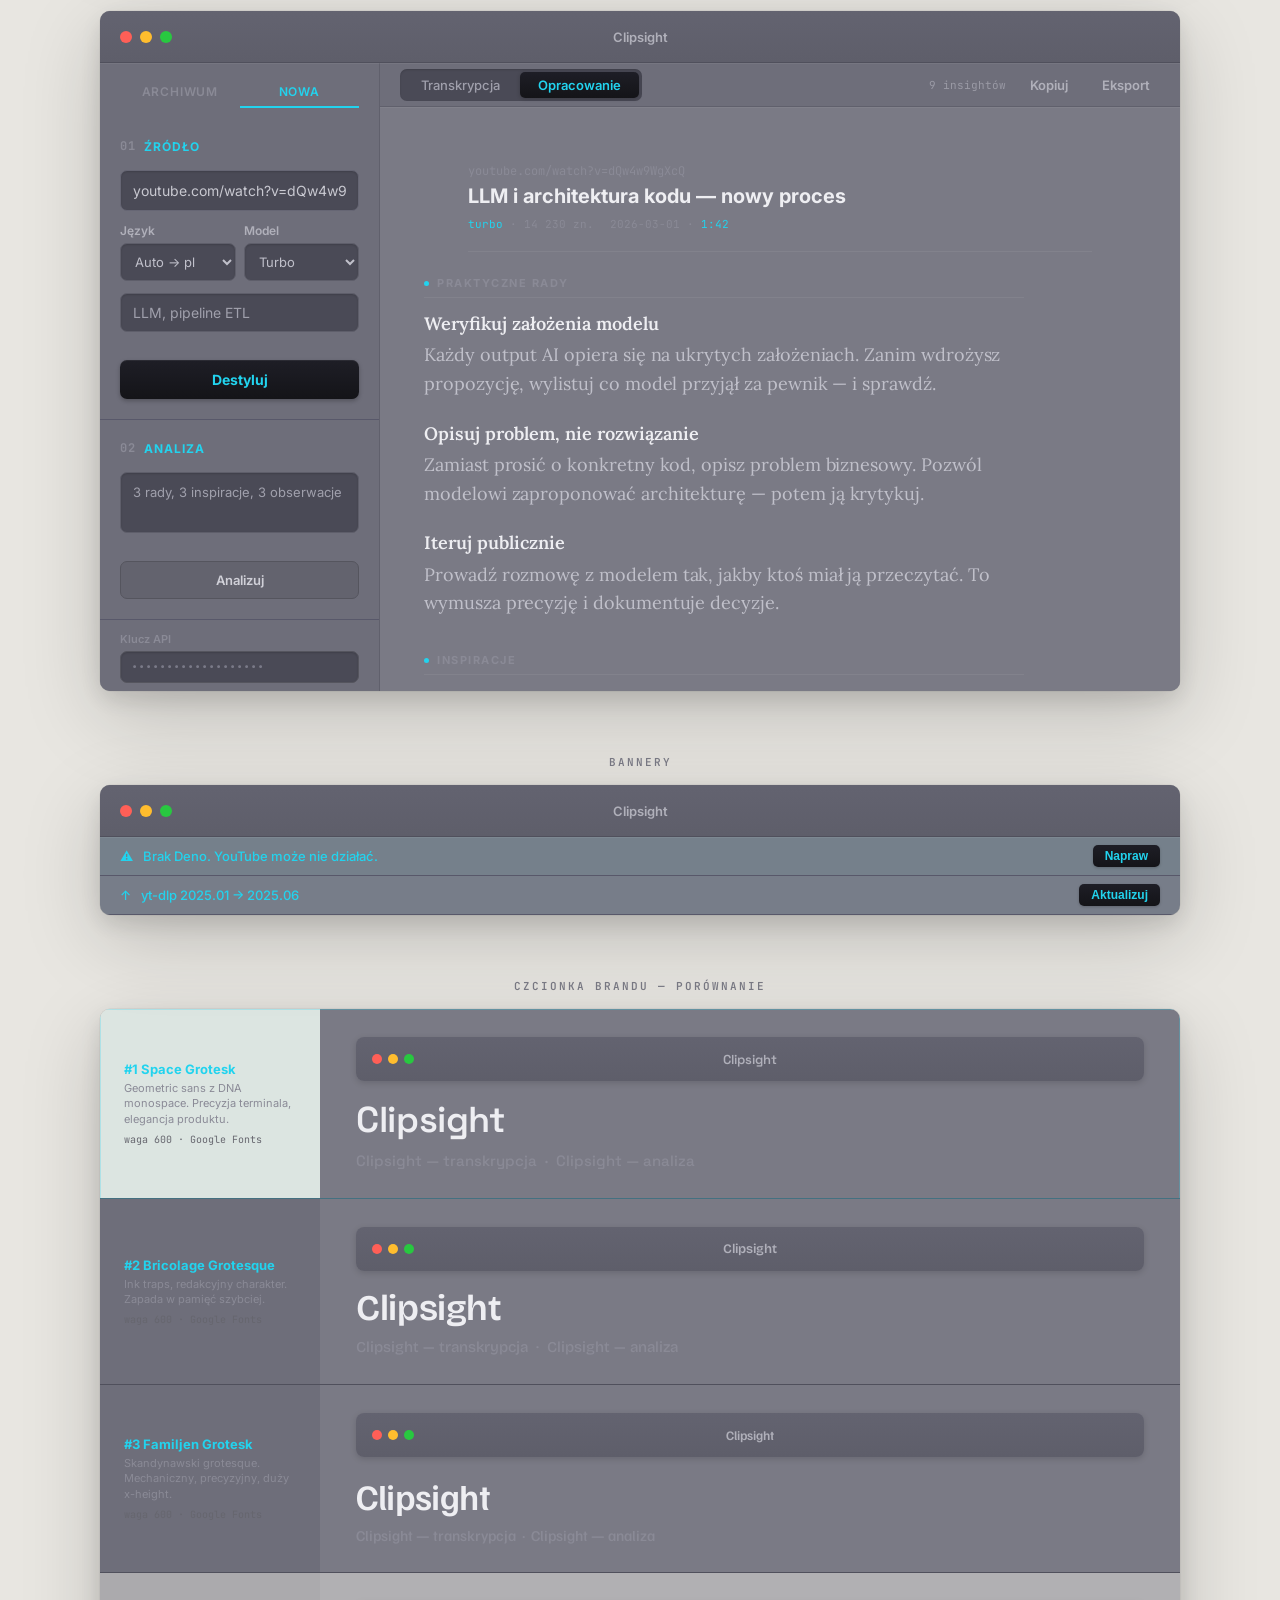
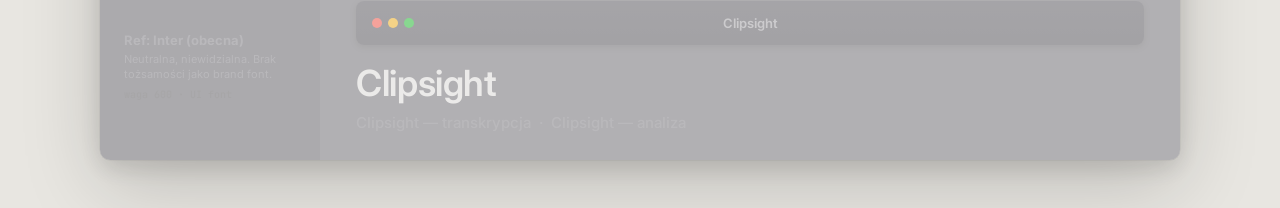
<file: prototypes/moodboard-d.html>
<!DOCTYPE html>
<html lang="pl">
<head>
<meta charset="UTF-8">
<meta name="viewport" content="width=device-width, initial-scale=1.0">
<title>Clipsight — Łupek v7</title>
<link rel="preconnect" href="https://fonts.googleapis.com">
<link rel="preconnect" href="https://fonts.gstatic.com" crossorigin>
<link href="https://fonts.googleapis.com/css2?family=Inter:wght@400;500;600;700&family=JetBrains+Mono:wght@400;500;600;700&family=Lora:ital,wght@0,400;0,500;0,600;1,400;1,500&family=Space+Grotesk:wght@400;500;600;700&family=Bricolage+Grotesque:wght@400;500;600;700&family=Familjen+Grotesk:wght@400;500;600;700&display=swap" rel="stylesheet">
<style>
  * { margin: 0; padding: 0; box-sizing: border-box; }
  body {
    background: #E8E6E1;
    min-height: 100vh;
    font-family: 'Inter', -apple-system, sans-serif;
    display: flex;
    flex-direction: column;
    align-items: center;
    padding: 20px 32px 48px;
    gap: 64px;
  }

  .page-header {
    text-align: center; padding-top: 16px;
    color: #8A8A94; font-size: 13px;
  }
  .page-header h1 {
    font-size: 14px; font-weight: 600; color: #6E6E7A; margin-bottom: 4px;
  }
  .state-label {
    color: #7A7A85;
    font-family: 'JetBrains Mono', monospace;
    font-size: 11px; font-weight: 600;
    letter-spacing: 2px; text-transform: uppercase;
    text-align: center; margin-bottom: -48px;
  }

  /* ══════════════════════════════════════════════════════
     WINDOW
     ══════════════════════════════════════════════════════ */
  .window {
    width: 1080px; height: 680px;
    border-radius: 10px; overflow: hidden;
    box-shadow: 0 24px 80px rgba(0,0,0,0.18), 0 8px 24px rgba(0,0,0,0.12), 0 0 0 0.5px rgba(0,0,0,0.08);
    display: flex; flex-direction: column;
    background: #7A7A85;
  }

  .titlebar {
    height: 52px; min-height: 52px;
    background: linear-gradient(180deg, #636370 0%, #5E5E6A 100%);
    border-bottom: 1px solid #50505C;
    box-shadow: 0 1px 0 rgba(255,255,255,0.06);
    display: flex; align-items: center;
    position: relative; padding: 0 20px;
  }
  .traffic-lights { display: flex; gap: 8px; }
  .traffic-lights span { width: 12px; height: 12px; border-radius: 50%; }
  .tl-close { background: #FF5F57; }
  .tl-minimize { background: #FFBD2E; }
  .tl-maximize { background: #28C840; }
  .titlebar-title {
    position: absolute; left: 50%; transform: translateX(-50%);
    font-size: 13px; font-weight: 600; color: #B0B0BA;
  }

  .body { flex: 1; display: flex; overflow: hidden; }

  /* ══════════════════════════════════════════════════════
     SIDEBAR
     ══════════════════════════════════════════════════════ */
  .sidebar {
    width: 280px; min-width: 280px;
    background: #6E6E7A;
    border-right: 1px solid #60606C;
    box-shadow: 1px 0 0 rgba(255,255,255,0.05);
    display: flex; flex-direction: column;
    overflow-y: auto;
  }

  .sidebar-section { padding: 20px; }
  .sidebar-section + .sidebar-section {
    border-top: 1px solid #58586A;
    box-shadow: 0 1px 0 rgba(255,255,255,0.04);
  }

  /* Section labels */
  .section-label {
    font-family: 'Inter', sans-serif;
    font-size: 12px; font-weight: 700;
    color: #22D3EE;
    text-transform: uppercase; letter-spacing: 1px;
    margin-bottom: 16px;
    display: flex; align-items: center; gap: 8px;
  }
  .section-label .num {
    font-family: 'JetBrains Mono', monospace;
    color: #8A8A96;
  }

  /* Fields */
  .field { margin-bottom: 12px; }
  .field:last-child { margin-bottom: 0; }
  .field-label {
    font-size: 12px; font-weight: 600; color: #B0B0BA;
    margin-bottom: 5px; display: block;
  }

  input, select, textarea {
    width: 100%;
    background: #4A4A56;
    border: 1px solid #5E5E6A;
    border-radius: 7px;
    color: #EEEEF2;
    padding: 10px 12px;
    font-family: 'Inter', sans-serif;
    font-size: 14px;
    outline: none;
    transition: border-color 0.2s, box-shadow 0.2s;
    box-shadow: inset 0 1px 2px rgba(0,0,0,0.15);
  }
  input:focus, select:focus, textarea:focus {
    border-color: #22D3EE;
    box-shadow: inset 0 1px 2px rgba(0,0,0,0.15), 0 0 0 3px rgba(34,211,238,0.15);
  }
  input::placeholder, textarea::placeholder { color: #8A8A96; }
  select { padding: 9px 10px; font-size: 13px; color: #C0C0CA; }
  textarea { font-size: 14px; resize: none; min-height: 56px; line-height: 1.5; }
  .field-row { display: flex; gap: 8px; }
  .field-row > * { flex: 1; }

  .url-input { font-size: 14px; padding: 11px 12px; border-color: #666674; }

  /* ── Buttons ── */
  .btn-primary {
    width: 100%; border: none; cursor: pointer;
    background: linear-gradient(180deg, #1E1E26 0%, #141418 100%);
    color: #22D3EE;
    padding: 11px 16px; margin-top: 16px;
    font-family: 'Inter', sans-serif;
    font-size: 14px; font-weight: 700;
    border-radius: 7px;
    box-shadow: 0 2px 4px rgba(0,0,0,0.25), inset 0 1px 0 rgba(255,255,255,0.06);
    transition: all 0.15s;
  }
  .btn-primary:hover {
    background: linear-gradient(180deg, #252530 0%, #1A1A20 100%);
    box-shadow: 0 2px 4px rgba(0,0,0,0.25), 0 0 20px rgba(34,211,238,0.15), inset 0 1px 0 rgba(255,255,255,0.08);
  }
  .btn-primary:active {
    transform: translateY(1px);
    box-shadow: 0 1px 2px rgba(0,0,0,0.3), inset 0 2px 4px rgba(0,0,0,0.2);
  }
  .btn-secondary {
    width: 100%;
    border: 1.5px solid #55555E;
    cursor: pointer; background: rgba(0,0,0,0.1);
    color: #D0D0D8;
    padding: 10px 16px; margin-top: 12px;
    font-family: 'Inter', sans-serif;
    font-size: 13px; font-weight: 600;
    border-radius: 7px;
    transition: all 0.15s;
  }
  .btn-secondary:hover {
    border-color: #22D3EE; color: #22D3EE;
    background: rgba(34,211,238,0.05);
  }

  /* ── API ── */
  .api-section {
    padding: 12px 20px;
    border-top: 1px solid #58586A;
    box-shadow: 0 1px 0 rgba(255,255,255,0.04);
  }
  .api-section input {
    font-size: 12px; padding: 7px 10px;
    background: #4A4A56; border-color: #55555E;
    color: #8A8A96;
    font-family: 'JetBrains Mono', monospace;
  }
  .api-section .field-label { font-size: 11px; color: #8A8A96; }

  /* ── Status ── */
  .status-area {
    margin-top: auto;
    padding: 16px 20px;
    border-top: 1px solid #58586A;
    box-shadow: 0 1px 0 rgba(255,255,255,0.04);
    background: rgba(0,0,0,0.08);
  }
  .status-item {
    display: flex; align-items: center; gap: 10px;
    padding: 6px 0; font-size: 13px;
    color: #8A8A96;
    transition: color 0.3s;
  }
  .status-dot {
    width: 7px; height: 7px; border-radius: 50%;
    flex-shrink: 0; transition: all 0.3s;
  }
  .status-item.done .status-dot {
    background: #22D3EE;
    box-shadow: 0 0 8px rgba(34,211,238,0.45);
  }
  .status-item.done { color: #D0D0D8; }
  .status-item.active .status-dot {
    background: #22D3EE;
    animation: pulse 1.2s ease-in-out infinite;
  }
  .status-item.active { color: #22D3EE; font-weight: 500; }
  .status-item.pending .status-dot {
    border: 1.5px solid #7A7A88; background: transparent;
  }
  .status-item .meta {
    margin-left: auto;
    font-family: 'JetBrains Mono', monospace;
    font-size: 11px; color: #7A7A88;
  }
  .status-item.done .meta { color: #A0A0AC; }

  @keyframes pulse {
    0%, 100% { opacity: 1; box-shadow: 0 0 8px rgba(34,211,238,0.45); }
    50% { opacity: 0.3; box-shadow: 0 0 2px rgba(34,211,238,0.1); }
  }

  /* ══════════════════════════════════════════════════════
     MAIN
     ══════════════════════════════════════════════════════ */
  .main {
    flex: 1; display: flex; flex-direction: column;
    background: #7A7A85; min-width: 0;
  }

  .toolbar {
    height: 44px; min-height: 44px;
    background: #6E6E7A;
    border-bottom: 1px solid #60606C;
    box-shadow: 0 1px 0 rgba(255,255,255,0.05);
    display: flex; align-items: center;
    padding: 0 20px;
  }
  .segmented {
    display: flex;
    background: #4A4A56;
    border-radius: 7px;
    padding: 3px; gap: 2px;
    box-shadow: inset 0 1px 2px rgba(0,0,0,0.15);
  }
  .seg-btn {
    background: transparent; border: none; cursor: pointer;
    padding: 5px 18px;
    font-family: 'Inter', sans-serif;
    font-size: 13px; font-weight: 500; color: #A0A0AC;
    border-radius: 5px;
    transition: all 0.15s;
  }
  .seg-btn:hover { color: #D0D0D8; }
  .seg-btn.active {
    background: linear-gradient(180deg, #1E1E26 0%, #141418 100%);
    color: #22D3EE; font-weight: 600;
    box-shadow: 0 1px 4px rgba(0,0,0,0.2);
  }
  .seg-btn.disabled {
    color: #66666E; cursor: default;
    pointer-events: none;
  }

  .toolbar-meta {
    margin-left: auto;
    display: flex; gap: 14px; align-items: center;
  }
  .toolbar-meta .info {
    font-family: 'JetBrains Mono', monospace;
    font-size: 11px; color: #9A9AA5;
  }
  .toolbar-meta .action-btn {
    font-family: 'Inter', sans-serif;
    font-size: 13px; font-weight: 600; color: #B0B0BA;
    cursor: pointer; background: none; border: none;
    padding: 4px 10px; border-radius: 5px;
    transition: all 0.15s;
  }
  .toolbar-meta .action-btn:hover {
    background: rgba(0,0,0,0.12); color: #22D3EE;
  }

  /* ── Content area ── */
  .content-area {
    flex: 1; overflow-y: auto;
    padding: 32px 44px;
  }

  /* Transcript — serif, Kindle/Readwise feel */
  .content-text {
    max-width: 600px;
    font-family: 'Lora', 'Charter', 'Georgia', serif;
    font-size: 18px;
    color: #EEEEF2;
    line-height: 1.58;
    font-weight: 400;
    letter-spacing: -0.003em;
  }
  .content-text p {
    margin-bottom: 1.35em;
    text-align: left;
    hanging-punctuation: first;
  }

  /* ── Content: analysis as note — same reading experience as transcript ── */
  .content-analysis {
    max-width: 600px;
    padding-bottom: 20px;
  }
  .note-section {
    margin-bottom: 2.2em;
  }
  .note-section:last-child { margin-bottom: 0; }
  .note-section-label {
    font-family: 'Inter', sans-serif;
    font-size: 11px; font-weight: 700;
    color: #8A8A96;
    text-transform: uppercase;
    letter-spacing: 1.5px;
    margin-bottom: 1.2em;
    padding-bottom: 0.6em;
    border-bottom: 1px solid rgba(255,255,255,0.06);
    display: flex; align-items: center; gap: 8px;
  }
  .note-dot {
    width: 5px; height: 5px; border-radius: 50%;
    background: #22D3EE;
  }
  .note-insight {
    margin-bottom: 1.4em;
  }
  .note-insight:last-child { margin-bottom: 0; }
  .note-insight-title {
    font-family: 'Lora', 'Charter', 'Georgia', serif;
    font-size: 18px; font-weight: 600;
    color: #EEEEF2;
    line-height: 1.4;
    margin-bottom: 0.3em;
  }
  .note-insight-body {
    font-family: 'Lora', 'Charter', 'Georgia', serif;
    font-size: 18px; font-weight: 400;
    color: #C0C0CA;
    line-height: 1.58;
    letter-spacing: -0.003em;
  }
  .note-divider {
    border: none;
    border-top: 1px solid rgba(255,255,255,0.04);
    margin: 2em 0;
  }

  /* ── Skeleton note (analysis loading) ── */
  .skel-block {
    margin-bottom: 2em;
  }
  .skel-block:last-child { margin-bottom: 0; }
  .skel-heading {
    width: 35%; height: 10px; border-radius: 4px;
    background: #6A6A75;
    margin-bottom: 1.4em;
    position: relative; overflow: hidden;
  }
  .skel-heading::after {
    content: '';
    position: absolute;
    top: 0; left: -100%; width: 100%; height: 100%;
    background: linear-gradient(90deg, transparent, rgba(255,255,255,0.06), transparent);
    animation: shimmer 2.2s ease-in-out infinite;
  }
  .skel-entry { margin-bottom: 1.4em; }
  .skel-entry:last-child { margin-bottom: 0; }
  .skel-entry-title {
    width: 55%; height: 14px; border-radius: 4px;
    background: #6A6A75;
    margin-bottom: 0.6em;
    position: relative; overflow: hidden;
  }
  .skel-entry-title::after {
    content: '';
    position: absolute;
    top: 0; left: -100%; width: 100%; height: 100%;
    background: linear-gradient(90deg, transparent, rgba(255,255,255,0.08), transparent);
    animation: shimmer 2.2s ease-in-out infinite;
  }
  .skel-text-line {
    height: 12px; border-radius: 4px;
    background: #6E6E78;
    margin-bottom: 0.5em;
    position: relative; overflow: hidden;
  }
  .skel-text-line::after {
    content: '';
    position: absolute;
    top: 0; left: -100%; width: 100%; height: 100%;
    background: linear-gradient(90deg, transparent, rgba(255,255,255,0.05), transparent);
    animation: shimmer 2.2s ease-in-out infinite;
  }
  .skel-text-line:last-child { width: 70%; margin-bottom: 0; }
  .skel-entry-title:nth-child(1) { width: 50%; }
  .skel-entry:nth-child(2) .skel-entry-title { width: 60%; }
  .skel-entry:nth-child(3) .skel-entry-title { width: 45%; }

  @keyframes shimmer {
    0% { left: -100%; }
    100% { left: 200%; }
  }

  /* ── Synthesis forming — unified animation on the note ── */
  .content-analysis.synthesis-forming {
    position: relative;
    overflow: hidden;
  }
  .content-analysis.synthesis-forming::after {
    content: '';
    position: absolute;
    top: 0; left: -60%;
    width: 40%; height: 100%;
    background: linear-gradient(90deg, transparent, rgba(255,255,255,0.02), transparent);
    animation: synthesis-sweep 3.5s ease-in-out infinite;
    pointer-events: none;
    z-index: 1;
  }
  @keyframes synthesis-sweep {
    0% { left: -60%; }
    100% { left: 120%; }
  }

  /* ── Empty state ── */
  .empty-state {
    flex: 1; display: flex; flex-direction: column;
    align-items: center; justify-content: center;
    padding: 40px; text-align: center;
  }
  .empty-icon {
    width: 56px; height: 56px;
    border: 1.5px solid rgba(34,211,238,0.15);
    border-radius: 14px;
    display: flex; align-items: center; justify-content: center;
    margin-bottom: 20px;
    color: #22D3EE; font-size: 24px;
    opacity: 0.5;
  }
  .empty-state h3 {
    font-size: 17px; font-weight: 600;
    color: #D0D0D8; margin-bottom: 8px;
  }
  .empty-state p {
    font-size: 14px; color: #9A9AA5;
    line-height: 1.6; max-width: 320px;
  }

  /* ── Processing bar ── */
  .processing-bar {
    height: 2px; background: #58586A;
    position: relative; overflow: hidden;
  }
  .processing-bar .fill {
    height: 100%; background: #22D3EE;
    width: 65%; position: relative;
    box-shadow: 0 0 10px rgba(34,211,238,0.4);
  }
  .processing-bar .fill::after {
    content: '';
    position: absolute; right: 0; top: -3px;
    width: 40px; height: 8px;
    background: radial-gradient(ellipse, rgba(34,211,238,0.5), transparent);
    animation: glow-move 1.2s ease-in-out infinite;
  }
  @keyframes glow-move {
    0%, 100% { opacity: 0.3; }
    50% { opacity: 1; }
  }

  /* ── Warning banner ── */
  .warning-banner {
    display: flex; align-items: center; gap: 10px;
    padding: 8px 20px; font-size: 13px; font-weight: 500;
    border-bottom: 1px solid #58586A;
  }
  .warning-banner.neon {
    background: rgba(34,211,238,0.06); color: #22D3EE;
  }
  .warning-banner .dismiss {
    margin-left: auto;
    background: linear-gradient(180deg, #1E1E26 0%, #141418 100%);
    border: none; color: #22D3EE;
    padding: 4px 12px; border-radius: 5px;
    font-size: 12px; font-weight: 600;
    cursor: pointer;
    box-shadow: 0 1px 3px rgba(0,0,0,0.2);
  }

  /* ── Locked ── */
  .sidebar-section.locked { opacity: 0.3; pointer-events: none; }

  /* ══════════════════════════════════════════════════════
     LIBRARY SIDEBAR — source list + search
     ══════════════════════════════════════════════════════ */
  .sidebar-mode-toggle {
    padding: 14px 20px 10px;
    display: flex; gap: 0;
    background: #6E6E7A;
  }
  .mode-btn {
    flex: 1;
    background: transparent; border: none; cursor: pointer;
    padding: 7px 0;
    font-family: 'Inter', sans-serif;
    font-size: 12px; font-weight: 600; color: #8A8A96;
    text-transform: uppercase; letter-spacing: 0.8px;
    border-bottom: 2px solid transparent;
    transition: all 0.15s;
  }
  .mode-btn:hover { color: #B0B0BA; }
  .mode-btn.active {
    color: #22D3EE;
    border-bottom-color: #22D3EE;
  }

  /* Search field in archive mode */
  .archive-search {
    padding: 10px 16px 6px;
  }
  .archive-search input {
    font-size: 13px; padding: 8px 12px 8px 32px;
    background: #4A4A56; border-color: #55555E;
    color: #D0D0D8;
    border-radius: 6px;
    background-image: url("data:image/svg+xml,%3Csvg xmlns='http://www.w3.org/2000/svg' width='14' height='14' fill='none' viewBox='0 0 24 24' stroke='%238A8A96' stroke-width='2'%3E%3Ccircle cx='11' cy='11' r='8'/%3E%3Cline x1='21' y1='21' x2='16.65' y2='16.65'/%3E%3C/svg%3E");
    background-repeat: no-repeat;
    background-position: 10px center;
  }
  .archive-search input::placeholder { color: #7A7A88; }

  /* Source list — compact, bookmark-style */
  .source-list {
    flex: 1; overflow-y: auto;
    padding: 4px 10px;
  }
  .source-item {
    padding: 10px 12px;
    border-radius: 6px;
    cursor: pointer;
    transition: background 0.12s;
    margin-bottom: 1px;
    display: flex;
    align-items: flex-start;
    gap: 10px;
  }
  .source-item:hover {
    background: rgba(0,0,0,0.10);
  }
  .source-item.selected {
    background: rgba(34,211,238,0.08);
  }
  .source-indicator {
    width: 3px; min-height: 28px; border-radius: 2px;
    background: transparent;
    flex-shrink: 0;
    margin-top: 2px;
    transition: background 0.15s;
  }
  .source-item.selected .source-indicator {
    background: #22D3EE;
  }
  .source-content {
    flex: 1; min-width: 0;
  }
  .source-title {
    font-family: 'Inter', sans-serif;
    font-size: 13px; font-weight: 500;
    color: #C8C8D0;
    line-height: 1.4;
    margin-bottom: 2px;
    display: -webkit-box;
    -webkit-line-clamp: 2;
    -webkit-box-orient: vertical;
    overflow: hidden;
  }
  .source-item.selected .source-title {
    color: #EEEEF2; font-weight: 600;
  }
  .source-domain {
    font-family: 'JetBrains Mono', monospace;
    font-size: 10px; color: #7A7A88;
    letter-spacing: 0.3px;
  }

  /* Archive footer */
  .archive-footer {
    padding: 12px 16px;
    border-top: 1px solid #58586A;
    display: flex; align-items: center; justify-content: space-between;
  }
  .archive-count {
    font-family: 'JetBrains Mono', monospace;
    font-size: 11px; color: #7A7A88;
  }
  .archive-footer-btn {
    font-family: 'Inter', sans-serif;
    font-size: 12px; font-weight: 600; color: #8A8A96;
    background: none; border: none; cursor: pointer;
    padding: 2px 6px; border-radius: 4px;
    transition: color 0.15s;
  }
  .archive-footer-btn:hover { color: #22D3EE; }

  /* ── Library main panel ── */
  .library-header {
    padding: 24px 44px 0;
  }
  .library-source {
    font-family: 'JetBrains Mono', monospace;
    font-size: 12px; color: #8A8A96;
    margin-bottom: 4px;
  }
  .library-title {
    font-family: 'Inter', sans-serif;
    font-size: 20px; font-weight: 700;
    color: #EEEEF2;
    margin-bottom: 4px;
    line-height: 1.3;
  }
  .library-meta-row {
    display: flex; gap: 16px; align-items: center;
    margin-top: 8px;
    padding-bottom: 20px;
    border-bottom: 1px solid rgba(255,255,255,0.06);
  }
  .library-meta-tag {
    font-family: 'JetBrains Mono', monospace;
    font-size: 11px; color: #8A8A96;
  }
  .library-meta-tag span {
    color: #22D3EE;
  }

  /* ── Scrollbar ── */
  ::-webkit-scrollbar { width: 6px; }
  ::-webkit-scrollbar-thumb { background: #55555E; border-radius: 3px; }
  ::-webkit-scrollbar-track { background: transparent; }
</style>
</head>
<body>

<div class="page-header">
  <h1>Clipsight — Łupek v7</h1>
  Nazwa robocza. Chronologia w bibliotece. Tożsamość notatki.
</div>


<!-- ══════════════════════════════════════════════════════════
     STATE 0: FIRST LAUNCH — no history
     ══════════════════════════════════════════════════════════ -->
<div class="state-label">0 · Pierwsze uruchomienie</div>
<div class="window">
  <div class="titlebar">
    <div class="traffic-lights">
      <span class="tl-close"></span><span class="tl-minimize"></span><span class="tl-maximize"></span>
    </div>
    <span class="titlebar-title">Clipsight</span>
  </div>
  <div class="body">
    <div class="sidebar">
      <div class="sidebar-section">
        <div class="section-label"><span class="num">01</span> Źródło</div>
        <div class="field">
          <input type="text" class="url-input" placeholder="Wklej URL">
        </div>
        <div class="field field-row">
          <div>
            <label class="field-label">Język</label>
            <select><option>Auto</option><option>Polski</option><option>English</option></select>
          </div>
          <div>
            <label class="field-label">Model</label>
            <select><option>Turbo</option><option>Base</option></select>
          </div>
        </div>
        <div class="field">
          <input type="text" placeholder="Nazwy, skróty, kontekst">
        </div>
        <button class="btn-primary">Destyluj</button>
      </div>

      <div class="sidebar-section locked">
        <div class="section-label"><span class="num">02</span> Analiza</div>
        <div class="field">
          <textarea placeholder="Domyślnie: 3 rady, 3 inspiracje, 3 obserwacje.&#10;Wpisz własne, żeby zastąpić."></textarea>
        </div>
        <button class="btn-secondary">Analizuj</button>
      </div>

      <div class="api-section">
        <label class="field-label">Klucz API</label>
        <input type="password" placeholder="sk-or-v1-…">
      </div>

      <div class="status-area">
        <div class="status-item pending"><span class="status-dot"></span> Pobieranie <span class="meta"></span></div>
        <div class="status-item pending"><span class="status-dot"></span> Transkrypcja <span class="meta"></span></div>
        <div class="status-item pending"><span class="status-dot"></span> Analiza <span class="meta"></span></div>
      </div>
    </div>

    <div class="main">
      <div class="toolbar">
        <div class="segmented">
          <button class="seg-btn active">Transkrypcja</button>
          <button class="seg-btn disabled">Opracowanie</button>
        </div>
      </div>
      <div class="empty-state">
        <div class="empty-icon">▽</div>
        <h3>Wklej URL.</h3>
        <p>Transkrypcja lokalna. Analiza na żądanie.<br>Nic nie opuszcza tej maszyny.</p>
      </div>
    </div>
  </div>
</div>


<!-- ══════════════════════════════════════════════════════════
     STATE 1: LIBRARY — your knowledge base
     Sidebar = sources (compact bookmarks) + search.
     Main = fiszki of selected source.
     "The library matters as much as the extraction."
     ══════════════════════════════════════════════════════════ -->
<div class="state-label">1 · Biblioteka</div>
<div class="window">
  <div class="titlebar">
    <div class="traffic-lights">
      <span class="tl-close"></span><span class="tl-minimize"></span><span class="tl-maximize"></span>
    </div>
    <span class="titlebar-title">Clipsight</span>
  </div>
  <div class="body">
    <div class="sidebar">
      <div class="sidebar-mode-toggle">
        <button class="mode-btn active">Archiwum</button>
        <button class="mode-btn">Nowa</button>
      </div>

      <!-- Search — filters sources AND fiszki content -->
      <div class="archive-search">
        <input type="text" placeholder="Szukaj w źródłach i fiszkach">
      </div>

      <!-- Source list — compact bookmarks, not a log -->
      <div class="source-list">
        <div class="source-item selected">
          <div class="source-indicator"></div>
          <div class="source-content">
            <div class="source-title">LLM i architektura kodu — nowy proces</div>
            <div class="source-domain">youtube.com · 28 lut</div>
          </div>
        </div>
        <div class="source-item">
          <div class="source-indicator"></div>
          <div class="source-content">
            <div class="source-title">Prompt engineering to za mało — weryfikacja</div>
            <div class="source-domain">youtube.com · 25 lut</div>
          </div>
        </div>
        <div class="source-item">
          <div class="source-indicator"></div>
          <div class="source-content">
            <div class="source-title">Obsidian workflow dla dziennikarzy</div>
            <div class="source-domain">youtube.com · 22 lut</div>
          </div>
        </div>
        <div class="source-item">
          <div class="source-indicator"></div>
          <div class="source-content">
            <div class="source-title">RAG w praktyce — lokalne embeddingi</div>
            <div class="source-domain">youtube.com · 18 lut</div>
          </div>
        </div>
        <div class="source-item">
          <div class="source-indicator"></div>
          <div class="source-content">
            <div class="source-title">Deepseek R1 — analiza architektury MoE</div>
            <div class="source-domain">youtube.com · 12 lut</div>
          </div>
        </div>
        <div class="source-item">
          <div class="source-indicator"></div>
          <div class="source-content">
            <div class="source-title">Wywiad: przyszłość mediów lokalnych</div>
            <div class="source-domain">youtube.com · 8 lut</div>
          </div>
        </div>
        <div class="source-item">
          <div class="source-indicator"></div>
          <div class="source-content">
            <div class="source-title">MLX Whisper — transkrypcja na Apple Silicon</div>
            <div class="source-domain">youtube.com · 3 lut</div>
          </div>
        </div>
      </div>

      <div class="archive-footer">
        <span class="archive-count">7 fiszek · 63 insighty</span>
        <button class="archive-footer-btn">Eksport</button>
      </div>
    </div>

    <div class="main">
      <div class="toolbar">
        <div class="segmented">
          <button class="seg-btn">Transkrypcja</button>
          <button class="seg-btn active">Opracowanie</button>
        </div>
        <div class="toolbar-meta">
          <span class="info">9 insightów</span>
          <button class="action-btn">Kopiuj wszystko</button>
          <button class="action-btn">Eksport</button>
        </div>
      </div>
      <div class="content-area">
        <div class="library-header">
          <div class="library-source">youtube.com/watch?v=BpibZSMGtdY</div>
          <div class="library-title">LLM i architektura kodu — nowy proces</div>
          <div class="library-meta-row">
            <span class="library-meta-tag"><span>turbo</span> · 14 230 zn.</span>
            <span class="library-meta-tag">2026-02-28 · <span>1:42</span></span>
          </div>
        </div>

        <div class="content-analysis" style="margin-top: 24px;">
          <div class="note-section">
            <div class="note-section-label"><span class="note-dot"></span> Praktyczne rady</div>
            <div class="note-insight">
              <div class="note-insight-title">Weryfikuj założenia modelu</div>
              <div class="note-insight-body">Każdy output AI opiera się na ukrytych założeniach. Zanim wdrożysz propozycję, wylistuj co model przyjął za pewnik — i sprawdź.</div>
            </div>
            <div class="note-insight">
              <div class="note-insight-title">Opisuj problem, nie rozwiązanie</div>
              <div class="note-insight-body">Zamiast prosić o konkretny kod, opisz problem biznesowy. Pozwól modelowi zaproponować architekturę — potem ją krytykuj.</div>
            </div>
            <div class="note-insight">
              <div class="note-insight-title">Iteruj publicznie</div>
              <div class="note-insight-body">Prowadź rozmowę z modelem tak, jakby ktoś miał ją przeczytać. To wymusza precyzję i dokumentuje decyzje.</div>
            </div>
          </div>

          <div class="note-section">
            <div class="note-section-label"><span class="note-dot"></span> Inspiracje</div>
            <div class="note-insight">
              <div class="note-insight-title">Partner kontekstowy</div>
              <div class="note-insight-body">LLM nie zastępuje programisty — zmienia rolę. To partner do myślenia o architekturze, nie wykonawca zadań.</div>
            </div>
            <div class="note-insight">
              <div class="note-insight-title">Umiejętność przyszłości</div>
              <div class="note-insight-body">Kompetencja to nie prompt engineering. To weryfikacja — umiejętność pytania „dlaczego tak?" wobec elegancko wyglądającego kodu.</div>
            </div>
            <div class="note-insight">
              <div class="note-insight-title">Jawność założeń</div>
              <div class="note-insight-body">Pisanie kodu od zera wymuszało jawne decyzje. Z AI dostajesz je ukryte. Świadomość tego jest już wartością.</div>
            </div>
          </div>

          <div class="note-section">
            <div class="note-section-label"><span class="note-dot"></span> Wnikliwe obserwacje</div>
            <div class="note-insight">
              <div class="note-insight-title">Pułapka kompletności</div>
              <div class="note-insight-body">Im lepiej wygląda output modelu (testy, dokumentacja, typy), tym trudniej go zakwestionować. Forma maskuje treść.</div>
            </div>
            <div class="note-insight">
              <div class="note-insight-title">Asymetria wiedzy</div>
              <div class="note-insight-body">Model przetwarza kontekst na poziomie, którego wcześniej nie mieliśmy. Ale kontekst to nie zrozumienie — to wciąż na Tobie.</div>
            </div>
            <div class="note-insight">
              <div class="note-insight-title">Iteracja zastąpiła planowanie</div>
              <div class="note-insight-body">Tradycyjny cykl diagram→testy→kod ustępuje cyklowi opis→propozycja→krytyka. Zmiana procesu, nie tylko narzędzia.</div>
            </div>
          </div>
        </div>
      </div>
    </div>
  </div>
</div>


<!-- ══════════════════════════════════════════════════════════
     STATE 2: PROCESSING
     ══════════════════════════════════════════════════════════ -->
<div class="state-label">2 · Przetwarzanie</div>
<div class="window">
  <div class="titlebar">
    <div class="traffic-lights">
      <span class="tl-close"></span><span class="tl-minimize"></span><span class="tl-maximize"></span>
    </div>
    <span class="titlebar-title">Clipsight — transkrypcja</span>
  </div>
  <div class="body">
    <div class="sidebar">
      <div class="sidebar-mode-toggle">
        <button class="mode-btn">Archiwum</button>
        <button class="mode-btn active">Nowa</button>
      </div>

      <div class="sidebar-section" style="border-top: none;">
        <div class="section-label"><span class="num">01</span> Źródło</div>
        <div class="field">
          <input type="text" class="url-input" value="youtube.com/watch?v=dQw4w9WgXcQ" style="color:#C8C8D0;">
        </div>
        <div class="field field-row">
          <div>
            <label class="field-label">Język</label>
            <select><option>Auto</option></select>
          </div>
          <div>
            <label class="field-label">Model</label>
            <select><option>Turbo</option></select>
          </div>
        </div>
        <div class="field">
          <input type="text" value="LLM, pipeline ETL" style="color:#A0A0AC;">
        </div>
        <button class="btn-primary" style="opacity:0.4; pointer-events:none;">Przetwarzanie.</button>
      </div>

      <div class="sidebar-section locked">
        <div class="section-label"><span class="num">02</span> Analiza</div>
        <div class="field">
          <textarea placeholder="Domyślnie: 3 rady, 3 inspiracje, 3 obserwacje.&#10;Wpisz własne, żeby zastąpić."></textarea>
        </div>
        <button class="btn-secondary">Analizuj</button>
      </div>

      <div class="api-section">
        <label class="field-label">Klucz API</label>
        <input type="password" value="sk-or-v1-••••••••••" style="color:#7A7A88;">
      </div>

      <div class="status-area">
        <div class="status-item done"><span class="status-dot"></span> Pobieranie <span class="meta">42s</span></div>
        <div class="status-item active"><span class="status-dot"></span> Transkrypcja <span class="meta">turbo · 0:48</span></div>
        <div class="status-item pending"><span class="status-dot"></span> Analiza <span class="meta"></span></div>
      </div>
    </div>

    <div class="main">
      <div class="processing-bar"><div class="fill" style="width:65%;"></div></div>
      <div class="toolbar">
        <div class="segmented">
          <button class="seg-btn active">Transkrypcja</button>
          <button class="seg-btn disabled">Opracowanie</button>
        </div>

        <div class="toolbar-meta">
          <span class="info" style="color:#22D3EE;">transkrypcja 65%</span>
        </div>
      </div>
      <div class="content-area">
        <div class="content-text" style="opacity: 0.5;">
          <p>Dzisiaj chciałbym porozmawiać o tym, jak duże modele językowe zmieniają sposób, w jaki pracujemy z kodem. Nie chodzi mi o generowanie kodu — to jest trywialna część. Chodzi o to, jak zmienia się proces myślenia o architekturze…</p>
          <p style="color:#60606C;">▍</p>
        </div>
      </div>
    </div>
  </div>
</div>


<!-- ══════════════════════════════════════════════════════════
     STATE 3: TRANSCRIPT DONE
     ══════════════════════════════════════════════════════════ -->
<div class="state-label">3 · Transkrypcja gotowa</div>
<div class="window">
  <div class="titlebar">
    <div class="traffic-lights">
      <span class="tl-close"></span><span class="tl-minimize"></span><span class="tl-maximize"></span>
    </div>
    <span class="titlebar-title">Clipsight</span>
  </div>
  <div class="body">
    <div class="sidebar">
      <div class="sidebar-mode-toggle">
        <button class="mode-btn">Archiwum</button>
        <button class="mode-btn active">Nowa</button>
      </div>

      <div class="sidebar-section" style="border-top: none;">
        <div class="section-label"><span class="num">01</span> Źródło</div>
        <div class="field">
          <input type="text" class="url-input" value="youtube.com/watch?v=dQw4w9WgXcQ" style="color:#C8C8D0;">
        </div>
        <div class="field field-row">
          <div>
            <label class="field-label">Język</label>
            <select><option>Auto → pl</option></select>
          </div>
          <div>
            <label class="field-label">Model</label>
            <select><option>Turbo</option></select>
          </div>
        </div>
        <div class="field">
          <input type="text" value="LLM, pipeline ETL" style="color:#A0A0AC;">
        </div>
        <button class="btn-primary">Destyluj</button>
      </div>

      <div class="sidebar-section">
        <div class="section-label"><span class="num">02</span> Analiza</div>
        <div class="field">
          <textarea placeholder="Domyślnie: 3 rady, 3 inspiracje, 3 obserwacje.&#10;Wpisz własne, żeby zastąpić."></textarea>
        </div>
        <button class="btn-secondary">Analizuj</button>
      </div>

      <div class="api-section">
        <label class="field-label">Klucz API</label>
        <input type="password" value="sk-or-v1-••••••••••" style="color:#7A7A88;">
      </div>

      <div class="status-area">
        <div class="status-item done"><span class="status-dot"></span> Pobieranie <span class="meta">42s</span></div>
        <div class="status-item done"><span class="status-dot"></span> Transkrypcja <span class="meta">turbo · 18s</span></div>
        <div class="status-item pending"><span class="status-dot"></span> Analiza <span class="meta"></span></div>
      </div>
    </div>

    <div class="main">
      <div class="toolbar">
        <div class="segmented">
          <button class="seg-btn active">Transkrypcja</button>
          <button class="seg-btn disabled">Opracowanie</button>
        </div>

        <div class="toolbar-meta">
          <span class="info">14 230 zn.</span>
          <button class="action-btn">Kopiuj</button>
          <button class="action-btn">Eksport</button>
        </div>
      </div>
      <div class="content-area">
        <div class="content-text">
          <p>Dzisiaj chciałbym porozmawiać o tym, jak duże modele językowe zmieniają sposób, w jaki pracujemy z kodem. Nie chodzi mi o generowanie kodu — to jest trywialna część. Chodzi o to, jak zmienia się proces myślenia o architekturze, o projektowaniu systemów, kiedy masz partnera, który potrafi przetworzyć kontekst na poziomie, którego wcześniej nie mieliśmy.</p>
          <p>Zacznijmy od konkretnego przykładu. W zeszłym tygodniu pracowałem nad systemem przetwarzania danych, pipeline ETL. Tradycyjnie — siadasz, rysujesz diagram, myślisz o edge case'ach, piszesz testy. Teraz proces wygląda inaczej. Opisujesz problem, dostajesz propozycję architektury, iterujesz.</p>
          <p>Pułapka polega na tym, że model daje ci rozwiązanie, które wygląda kompletnie, jest dobrze napisane, ma testy — ale jest oparte na założeniach, których nigdy nie zweryfikowałeś. I to jest moment, w którym krytyczne myślenie jest ważniejsze niż kiedykolwiek.</p>
          <p>To prowadzi mnie do głównej tezy tego materiału: kompetencja przyszłości to nie prompt engineering, nie znajomość API modeli — to umiejętność weryfikacji.</p>
        </div>
      </div>
    </div>
  </div>
</div>



<!-- ══════════════════════════════════════════════════════════
     STATE 4: ANALYSIS IN PROGRESS — skeleton cards
     ══════════════════════════════════════════════════════════ -->
<div class="state-label">4 · Analiza w toku</div>
<div class="window">
  <div class="titlebar">
    <div class="traffic-lights">
      <span class="tl-close"></span><span class="tl-minimize"></span><span class="tl-maximize"></span>
    </div>
    <span class="titlebar-title">Clipsight — analiza</span>
  </div>
  <div class="body">
    <div class="sidebar">
      <div class="sidebar-mode-toggle">
        <button class="mode-btn">Archiwum</button>
        <button class="mode-btn active">Nowa</button>
      </div>

      <div class="sidebar-section" style="border-top: none;">
        <div class="section-label"><span class="num">01</span> Źródło</div>
        <div class="field">
          <input type="text" class="url-input" value="youtube.com/watch?v=dQw4w9WgXcQ" style="color:#C8C8D0;">
        </div>
        <div class="field field-row">
          <div>
            <label class="field-label">Język</label>
            <select><option>Auto → pl</option></select>
          </div>
          <div>
            <label class="field-label">Model</label>
            <select><option>Turbo</option></select>
          </div>
        </div>
        <div class="field">
          <input type="text" value="LLM, pipeline ETL" style="color:#A0A0AC;">
        </div>
        <button class="btn-primary">Destyluj</button>
      </div>

      <div class="sidebar-section">
        <div class="section-label"><span class="num">02</span> Analiza</div>
        <div class="field">
          <textarea style="color:#A0A0AC; font-size:13px;">3 rady, 3 inspiracje, 3 obserwacje</textarea>
        </div>
        <button class="btn-secondary" style="opacity:0.4; pointer-events:none; border-color:#44444E;">Analizowanie.</button>
      </div>

      <div class="api-section">
        <label class="field-label">Klucz API</label>
        <input type="password" value="sk-or-v1-••••••••••" style="color:#7A7A88;">
      </div>

      <div class="status-area">
        <div class="status-item done"><span class="status-dot"></span> Pobieranie <span class="meta">42s</span></div>
        <div class="status-item done"><span class="status-dot"></span> Transkrypcja <span class="meta">turbo · 18s</span></div>
        <div class="status-item active"><span class="status-dot"></span> Analiza <span class="meta">gemini · 0:03</span></div>
      </div>
    </div>

    <div class="main">
      <div class="processing-bar"><div class="fill" style="width:40%;"></div></div>
      <div class="toolbar">
        <div class="segmented">
          <button class="seg-btn">Transkrypcja</button>
          <button class="seg-btn active">Opracowanie</button>
        </div>
        <div class="toolbar-meta">
          <span class="info" style="color:#22D3EE;">analiza…</span>
        </div>
      </div>
      <div class="content-area">
        <!-- Note skeleton — document forming, not card grid -->
        <div class="content-analysis synthesis-forming">

          <div class="skel-block">
            <div class="skel-heading" style="width:30%;"></div>
            <div class="skel-entry">
              <div class="skel-entry-title"></div>
              <div class="skel-text-line" style="width:100%;"></div>
              <div class="skel-text-line" style="width:85%;"></div>
            </div>
            <div class="skel-entry">
              <div class="skel-entry-title" style="width:60%;"></div>
              <div class="skel-text-line" style="width:95%;"></div>
              <div class="skel-text-line" style="width:75%;"></div>
            </div>
            <div class="skel-entry">
              <div class="skel-entry-title" style="width:40%;"></div>
              <div class="skel-text-line" style="width:100%;"></div>
              <div class="skel-text-line" style="width:65%;"></div>
            </div>
          </div>

          <div class="skel-block" style="opacity:0.6;">
            <div class="skel-heading" style="width:22%;"></div>
            <div class="skel-entry">
              <div class="skel-entry-title" style="width:45%;"></div>
              <div class="skel-text-line" style="width:100%;"></div>
              <div class="skel-text-line" style="width:80%;"></div>
            </div>
            <div class="skel-entry">
              <div class="skel-entry-title" style="width:55%;"></div>
              <div class="skel-text-line" style="width:90%;"></div>
              <div class="skel-text-line" style="width:70%;"></div>
            </div>
            <div class="skel-entry">
              <div class="skel-entry-title" style="width:40%;"></div>
              <div class="skel-text-line" style="width:95%;"></div>
              <div class="skel-text-line" style="width:60%;"></div>
            </div>
          </div>

          <div class="skel-block" style="opacity:0.35;">
            <div class="skel-heading" style="width:38%;"></div>
            <div class="skel-entry">
              <div class="skel-entry-title" style="width:50%;"></div>
              <div class="skel-text-line" style="width:100%;"></div>
              <div class="skel-text-line" style="width:75%;"></div>
            </div>
            <div class="skel-entry">
              <div class="skel-entry-title" style="width:40%;"></div>
              <div class="skel-text-line" style="width:85%;"></div>
              <div class="skel-text-line" style="width:65%;"></div>
            </div>
            <div class="skel-entry">
              <div class="skel-entry-title" style="width:55%;"></div>
              <div class="skel-text-line" style="width:90%;"></div>
              <div class="skel-text-line" style="width:55%;"></div>
            </div>
          </div>

        </div>
      </div>
    </div>
  </div>
</div>


<!-- ══════════════════════════════════════════════════════════
     STATE 4→5: INTERACTIVE SYNTHESIS DEMO
     Click to watch the full transition: skeleton → filled cards
     ══════════════════════════════════════════════════════════ -->
<div class="state-label">4→5 · Animacja syntezy (kliknij Odtwórz)</div>
<div class="window" id="demo-window">
  <div class="titlebar">
    <div class="traffic-lights">
      <span class="tl-close"></span><span class="tl-minimize"></span><span class="tl-maximize"></span>
    </div>
    <span class="titlebar-title">Clipsight — analiza</span>
  </div>
  <div class="body">
    <div class="sidebar">
      <div class="sidebar-mode-toggle">
        <button class="mode-btn">Archiwum</button>
        <button class="mode-btn active">Nowa</button>
      </div>
      <div class="sidebar-section" style="border-top: none;">
        <div class="section-label"><span class="num">01</span> Źródło</div>
        <div class="field">
          <input type="text" class="url-input" value="youtube.com/watch?v=dQw4w9WgXcQ" style="color:#C8C8D0;">
        </div>
        <button class="btn-primary" id="demo-play" style="background:linear-gradient(180deg,#0e3a3f 0%,#0a2a2e 100%); color:#22D3EE;">▶ Odtwórz animację</button>
        <button class="btn-secondary" id="demo-reset" style="display:none;">↺ Reset</button>
      </div>
      <div class="sidebar-section">
        <div class="section-label"><span class="num">02</span> Analiza</div>
        <div class="field">
          <textarea style="color:#A0A0AC; font-size:13px;">3 rady, 3 inspiracje, 3 obserwacje</textarea>
        </div>
        <button class="btn-secondary" id="demo-analyze-btn" style="opacity:0.4; pointer-events:none; border-color:#44444E;">Analizowanie.</button>
      </div>
      <div class="status-area">
        <div class="status-item done"><span class="status-dot"></span> Pobieranie <span class="meta">42s</span></div>
        <div class="status-item done"><span class="status-dot"></span> Transkrypcja <span class="meta">turbo · 18s</span></div>
        <div class="status-item active" id="demo-status-analysis"><span class="status-dot"></span> Analiza <span class="meta" id="demo-timer">gemini · 0:00</span></div>
      </div>
    </div>

    <div class="main">
      <div class="processing-bar" id="demo-progress"><div class="fill" id="demo-fill" style="width:0%;"></div></div>
      <div class="toolbar">
        <div class="segmented">
          <button class="seg-btn">Transkrypcja</button>
          <button class="seg-btn active">Opracowanie</button>
        </div>
        <div class="toolbar-meta">
          <span class="info" id="demo-toolbar-info" style="color:#22D3EE;">analiza…</span>
        </div>
      </div>
      <div class="content-area">
        <div class="content-analysis synthesis-forming" id="demo-grid">

          <div class="skel-block" id="demo-sec-1">
            <div class="skel-heading" style="width:30%;"></div>
            <div class="skel-entry"><div class="skel-entry-title"></div><div class="skel-text-line" style="width:100%;"></div><div class="skel-text-line" style="width:85%;"></div></div>
            <div class="skel-entry"><div class="skel-entry-title" style="width:60%;"></div><div class="skel-text-line" style="width:95%;"></div><div class="skel-text-line" style="width:75%;"></div></div>
            <div class="skel-entry"><div class="skel-entry-title" style="width:40%;"></div><div class="skel-text-line" style="width:100%;"></div><div class="skel-text-line" style="width:65%;"></div></div>
          </div>

          <div class="skel-block" id="demo-sec-2" style="opacity:0.6;">
            <div class="skel-heading" style="width:22%;"></div>
            <div class="skel-entry"><div class="skel-entry-title" style="width:45%;"></div><div class="skel-text-line" style="width:100%;"></div><div class="skel-text-line" style="width:80%;"></div></div>
            <div class="skel-entry"><div class="skel-entry-title" style="width:55%;"></div><div class="skel-text-line" style="width:90%;"></div><div class="skel-text-line" style="width:70%;"></div></div>
            <div class="skel-entry"><div class="skel-entry-title" style="width:40%;"></div><div class="skel-text-line" style="width:95%;"></div><div class="skel-text-line" style="width:60%;"></div></div>
          </div>

          <div class="skel-block" id="demo-sec-3" style="opacity:0.35;">
            <div class="skel-heading" style="width:38%;"></div>
            <div class="skel-entry"><div class="skel-entry-title" style="width:50%;"></div><div class="skel-text-line" style="width:100%;"></div><div class="skel-text-line" style="width:75%;"></div></div>
            <div class="skel-entry"><div class="skel-entry-title" style="width:40%;"></div><div class="skel-text-line" style="width:85%;"></div><div class="skel-text-line" style="width:65%;"></div></div>
            <div class="skel-entry"><div class="skel-entry-title" style="width:55%;"></div><div class="skel-text-line" style="width:90%;"></div><div class="skel-text-line" style="width:55%;"></div></div>
          </div>

        </div>
      </div>
    </div>
  </div>
</div>

<style>
  #demo-grid .skel-block { transition: opacity 0.6s ease-out; }
  #demo-grid .note-section { transition: opacity 0.5s ease-out; }
  #demo-grid .note-insight {
    transition: all 0.5s cubic-bezier(0.23, 1, 0.32, 1);
  }
  #demo-grid .note-insight.pre-reveal { opacity: 0; transform: translateY(6px); }
  #demo-grid .note-insight.revealed { opacity: 1; transform: translateY(0); }
  #demo-grid.synthesis-complete::after { display: none; }
  #demo-progress .fill { transition: width 0.4s ease-out; }
</style>

<script>
(function() {
  var LABELS = ['Praktyczne rady', 'Inspiracje', 'Wnikliwe obserwacje'];
  var TITLES = [
    ['Weryfikuj założenia modelu','Opisuj problem, nie rozwiązanie','Iteruj publicznie'],
    ['Partner kontekstowy','Umiejętność przyszłości','Jawność założeń'],
    ['Pułapka kompletności','Asymetria wiedzy','Iteracja zastąpiła planowanie']
  ];
  var BODIES = [
    ['Każdy output AI opiera się na ukrytych założeniach. Zanim wdrożysz propozycję, wylistuj co model przyjął za pewnik — i sprawdź.',
     'Zamiast prosić o konkretny kod, opisz problem biznesowy. Pozwól modelowi zaproponować architekturę — potem ją krytykuj.',
     'Prowadź rozmowę z modelem tak, jakby ktoś miał ją przeczytać. To wymusza precyzję i dokumentuje decyzje.'],
    ['LLM nie zastępuje programisty — zmienia rolę. To partner do myślenia o architekturze, nie wykonawca zadań.',
     'Kompetencja to nie prompt engineering. To weryfikacja — umiejętność pytania „dlaczego tak?" wobec elegancko wyglądającego kodu.',
     'Pisanie kodu od zera wymuszało jawne decyzje. Z AI dostajesz je ukryte. Świadomość tego jest już wartością.'],
    ['Im lepiej wygląda output modelu (testy, dokumentacja, typy), tym trudniej go zakwestionować. Forma maskuje treść.',
     'Model przetwarza kontekst na poziomie, którego wcześniej nie mieliśmy. Ale kontekst to nie zrozumienie — to wciąż na Tobie.',
     'Tradycyjny cykl diagram→testy→kod ustępuje cyklowi opis→propozycja→krytyka. Zmiana procesu, nie tylko narzędzia.']
  ];

  var timer = null, seconds = 0;

  function makeNoteSection(secIdx) {
    var section = document.createElement('div');
    section.className = 'note-section';
    var label = document.createElement('div');
    label.className = 'note-section-label';
    var dot = document.createElement('span');
    dot.className = 'note-dot';
    label.appendChild(dot);
    label.appendChild(document.createTextNode(' ' + LABELS[secIdx]));
    section.appendChild(label);
    for (var i = 0; i < 3; i++) {
      var insight = document.createElement('div');
      insight.className = 'note-insight pre-reveal';
      var t = document.createElement('div');
      t.className = 'note-insight-title';
      t.textContent = TITLES[secIdx][i];
      var b = document.createElement('div');
      b.className = 'note-insight-body';
      b.textContent = BODIES[secIdx][i];
      insight.appendChild(t);
      insight.appendChild(b);
      section.appendChild(insight);
    }
    return section;
  }

  function makeSkelBlock(opac, headW) {
    var block = document.createElement('div');
    block.className = 'skel-block';
    if (opac) block.style.opacity = opac;
    var h = document.createElement('div');
    h.className = 'skel-heading';
    h.style.width = headW || '30%';
    block.appendChild(h);
    for (var i = 0; i < 3; i++) {
      var entry = document.createElement('div');
      entry.className = 'skel-entry';
      var et = document.createElement('div');
      et.className = 'skel-entry-title';
      et.style.width = [50, 60, 45][i] + '%';
      entry.appendChild(et);
      for (var j = 0; j < 2; j++) {
        var line = document.createElement('div');
        line.className = 'skel-text-line';
        line.style.width = (j === 0 ? '100' : '75') + '%';
        entry.appendChild(line);
      }
      block.appendChild(entry);
    }
    return block;
  }

  function revealSection(secNum) {
    var secEl = document.getElementById('demo-sec-' + secNum);
    var noteSection = makeNoteSection(secNum - 1);
    secEl.parentNode.replaceChild(noteSection, secEl);
    noteSection.id = 'demo-sec-' + secNum;
    var insights = noteSection.querySelectorAll('.note-insight');
    for (var i = 0; i < insights.length; i++) {
      (function(el, delay) {
        setTimeout(function() {
          el.classList.remove('pre-reveal');
          el.classList.add('revealed');
        }, delay);
      })(insights[i], 100 + i * 150);
    }
  }

  function completeDemo() {
    clearInterval(timer);
    var grid = document.getElementById('demo-grid');
    grid.classList.add('synthesis-complete');
    document.getElementById('demo-status-analysis').className = 'status-item done';
    document.getElementById('demo-timer').textContent = 'gemini · ' + seconds + 's';
    document.getElementById('demo-toolbar-info').style.color = '#9A9AA5';
    document.getElementById('demo-toolbar-info').textContent = '9 insightów';
    var btn = document.getElementById('demo-analyze-btn');
    btn.style.opacity = '1'; btn.style.pointerEvents = 'auto';
    btn.style.borderColor = '#55555E'; btn.textContent = 'Analizuj';
    setTimeout(function() {
      var p = document.getElementById('demo-progress');
      p.style.opacity = '0'; p.style.transition = 'opacity 0.5s';
    }, 400);
  }

  window.playDemo = function() {
    document.getElementById('demo-play').style.display = 'none';
    document.getElementById('demo-reset').style.display = 'block';
    seconds = 0;
    timer = setInterval(function() {
      seconds++;
      document.getElementById('demo-timer').textContent = 'gemini · 0:' + String(seconds).padStart(2, '0');
    }, 1000);
    document.getElementById('demo-fill').style.width = '15%';
    setTimeout(function() { document.getElementById('demo-fill').style.width = '40%'; revealSection(1); }, 1500);
    setTimeout(function() { document.getElementById('demo-fill').style.width = '70%'; revealSection(2); }, 3000);
    setTimeout(function() { document.getElementById('demo-fill').style.width = '95%'; revealSection(3); }, 4500);
    setTimeout(function() { document.getElementById('demo-fill').style.width = '100%'; completeDemo(); }, 5500);
  };

  window.resetDemo = function() {
    clearInterval(timer);
    document.getElementById('demo-play').style.display = 'block';
    document.getElementById('demo-reset').style.display = 'none';
    var grid = document.getElementById('demo-grid');
    grid.classList.remove('synthesis-complete');
    var p = document.getElementById('demo-progress');
    p.style.opacity = '1'; p.style.transition = '';
    document.getElementById('demo-fill').style.width = '0%';
    document.getElementById('demo-toolbar-info').style.color = '#22D3EE';
    document.getElementById('demo-toolbar-info').textContent = 'analiza…';
    document.getElementById('demo-timer').textContent = 'gemini · 0:00';
    document.getElementById('demo-status-analysis').className = 'status-item active';
    var btn = document.getElementById('demo-analyze-btn');
    btn.style.opacity = '0.4'; btn.style.pointerEvents = 'none';
    btn.style.borderColor = '#44444E'; btn.textContent = 'Analizowanie.';
    var opacs = ['1', '0.6', '0.35'];
    var widths = ['30%', '22%', '38%'];
    [1, 2, 3].forEach(function(n) {
      var old = document.getElementById('demo-sec-' + n);
      var skel = makeSkelBlock(n > 1 ? opacs[n-1] : null, widths[n-1]);
      skel.id = 'demo-sec-' + n;
      old.parentNode.replaceChild(skel, old);
    });
  };
})();
</script>


<!-- ══════════════════════════════════════════════════════════
     STATE 5: ANALYSIS DONE — note format
     ══════════════════════════════════════════════════════════ -->
<div class="state-label">5 · Opracowanie</div>
<div class="window">
  <div class="titlebar">
    <div class="traffic-lights">
      <span class="tl-close"></span><span class="tl-minimize"></span><span class="tl-maximize"></span>
    </div>
    <span class="titlebar-title">Clipsight</span>
  </div>
  <div class="body">
    <div class="sidebar">
      <div class="sidebar-mode-toggle">
        <button class="mode-btn">Archiwum</button>
        <button class="mode-btn active">Nowa</button>
      </div>

      <div class="sidebar-section" style="border-top: none;">
        <div class="section-label"><span class="num">01</span> Źródło</div>
        <div class="field">
          <input type="text" class="url-input" value="youtube.com/watch?v=dQw4w9WgXcQ" style="color:#C8C8D0;">
        </div>
        <div class="field field-row">
          <div>
            <label class="field-label">Język</label>
            <select><option>Auto → pl</option></select>
          </div>
          <div>
            <label class="field-label">Model</label>
            <select><option>Turbo</option></select>
          </div>
        </div>
        <div class="field">
          <input type="text" value="LLM, pipeline ETL" style="color:#A0A0AC;">
        </div>
        <button class="btn-primary">Destyluj</button>
      </div>

      <div class="sidebar-section">
        <div class="section-label"><span class="num">02</span> Analiza</div>
        <div class="field">
          <textarea style="color:#A0A0AC; font-size:13px;">3 rady, 3 inspiracje, 3 obserwacje</textarea>
        </div>
        <button class="btn-secondary">Analizuj</button>
      </div>

      <div class="api-section">
        <label class="field-label">Klucz API</label>
        <input type="password" value="sk-or-v1-••••••••••" style="color:#7A7A88;">
      </div>

      <div class="status-area">
        <div class="status-item done"><span class="status-dot"></span> Pobieranie <span class="meta">42s</span></div>
        <div class="status-item done"><span class="status-dot"></span> Transkrypcja <span class="meta">turbo · 18s</span></div>
        <div class="status-item done"><span class="status-dot"></span> Analiza <span class="meta">gemini · 4s</span></div>
      </div>
    </div>

    <div class="main">
      <div class="toolbar">
        <div class="segmented">
          <button class="seg-btn">Transkrypcja</button>
          <button class="seg-btn active">Opracowanie</button>
        </div>
        <div class="toolbar-meta">
          <span class="info">9 insightów</span>
          <button class="action-btn">Kopiuj</button>
          <button class="action-btn">Eksport</button>
        </div>
      </div>
      <div class="content-area">
        <div class="library-header">
          <div class="library-source">youtube.com/watch?v=dQw4w9WgXcQ</div>
          <div class="library-title">LLM i architektura kodu — nowy proces</div>
          <div class="library-meta-row">
            <span class="library-meta-tag"><span>turbo</span> · 14 230 zn.</span>
            <span class="library-meta-tag">2026-03-01 · <span>1:42</span></span>
          </div>
        </div>

        <div class="content-analysis" style="margin-top: 24px;">

          <div class="note-section">
            <div class="note-section-label"><span class="note-dot"></span> Praktyczne rady</div>
            <div class="note-insight">
              <div class="note-insight-title">Weryfikuj założenia modelu</div>
              <div class="note-insight-body">Każdy output AI opiera się na ukrytych założeniach. Zanim wdrożysz propozycję, wylistuj co model przyjął za pewnik — i sprawdź.</div>
            </div>
            <div class="note-insight">
              <div class="note-insight-title">Opisuj problem, nie rozwiązanie</div>
              <div class="note-insight-body">Zamiast prosić o konkretny kod, opisz problem biznesowy. Pozwól modelowi zaproponować architekturę — potem ją krytykuj.</div>
            </div>
            <div class="note-insight">
              <div class="note-insight-title">Iteruj publicznie</div>
              <div class="note-insight-body">Prowadź rozmowę z modelem tak, jakby ktoś miał ją przeczytać. To wymusza precyzję i dokumentuje decyzje.</div>
            </div>
          </div>

          <div class="note-section">
            <div class="note-section-label"><span class="note-dot"></span> Inspiracje</div>
            <div class="note-insight">
              <div class="note-insight-title">Partner kontekstowy</div>
              <div class="note-insight-body">LLM nie zastępuje programisty — zmienia rolę. To partner do myślenia o architekturze, nie wykonawca zadań.</div>
            </div>
            <div class="note-insight">
              <div class="note-insight-title">Umiejętność przyszłości</div>
              <div class="note-insight-body">Kompetencja to nie prompt engineering. To weryfikacja — umiejętność pytania „dlaczego tak?" wobec elegancko wyglądającego kodu.</div>
            </div>
            <div class="note-insight">
              <div class="note-insight-title">Jawność założeń</div>
              <div class="note-insight-body">Pisanie kodu od zera wymuszało jawne decyzje. Z AI dostajesz je ukryte. Świadomość tego jest już wartością.</div>
            </div>
          </div>

          <div class="note-section">
            <div class="note-section-label"><span class="note-dot"></span> Wnikliwe obserwacje</div>
            <div class="note-insight">
              <div class="note-insight-title">Pułapka kompletności</div>
              <div class="note-insight-body">Im lepiej wygląda output modelu (testy, dokumentacja, typy), tym trudniej go zakwestionować. Forma maskuje treść.</div>
            </div>
            <div class="note-insight">
              <div class="note-insight-title">Asymetria wiedzy</div>
              <div class="note-insight-body">Model przetwarza kontekst na poziomie, którego wcześniej nie mieliśmy. Ale kontekst to nie zrozumienie — to wciąż na Tobie.</div>
            </div>
            <div class="note-insight">
              <div class="note-insight-title">Iteracja zastąpiła planowanie</div>
              <div class="note-insight-body">Tradycyjny cykl diagram→testy→kod ustępuje cyklowi opis→propozycja→krytyka. Zmiana procesu, nie tylko narzędzia.</div>
            </div>
          </div>

        </div>
      </div>
    </div>
  </div>
</div>


<!-- ══════════════════════════════════════════════════════════
     BONUS: Warning banners
     ══════════════════════════════════════════════════════════ -->
<div class="state-label">Bannery</div>
<div class="window" style="height:130px;">
  <div class="titlebar">
    <div class="traffic-lights">
      <span class="tl-close"></span><span class="tl-minimize"></span><span class="tl-maximize"></span>
    </div>
    <span class="titlebar-title">Clipsight</span>
  </div>
  <div class="warning-banner neon">
    <span>⚠</span>
    <span>Brak Deno. YouTube może nie działać.</span>
    <button class="dismiss">Napraw</button>
  </div>
  <div class="warning-banner neon" style="background:rgba(34,211,238,0.03);">
    <span>↑</span>
    <span>yt-dlp 2025.01 → 2025.06</span>
    <button class="dismiss">Aktualizuj</button>
  </div>
</div>


<!-- ══════════════════════════════════════════════════════════
     FONT COMPARISON: Brand wordmark candidates
     ══════════════════════════════════════════════════════════ -->
<div class="state-label">Czcionka brandu — porównanie</div>

<style>
  .font-compare {
    width: 1080px;
    display: flex; flex-direction: column;
    gap: 0;
    border-radius: 10px; overflow: hidden;
    box-shadow: 0 24px 80px rgba(0,0,0,0.18), 0 8px 24px rgba(0,0,0,0.12), 0 0 0 0.5px rgba(0,0,0,0.08);
  }
  .font-row {
    display: flex; align-items: stretch;
    border-bottom: 1px solid #50505C;
  }
  .font-row:last-child { border-bottom: none; }

  .font-label-col {
    width: 220px; min-width: 220px;
    background: #6E6E7A;
    padding: 20px 24px;
    display: flex; flex-direction: column;
    justify-content: center;
    gap: 4px;
  }
  .font-label-name {
    font-family: 'Inter', sans-serif;
    font-size: 13px; font-weight: 700;
    color: #22D3EE;
  }
  .font-label-desc {
    font-family: 'Inter', sans-serif;
    font-size: 11px; font-weight: 400;
    color: #8A8A96;
    line-height: 1.4;
  }
  .font-label-tag {
    font-family: 'JetBrains Mono', monospace;
    font-size: 10px; color: #66666E;
    margin-top: 2px;
  }

  .font-preview-col {
    flex: 1;
    background: #7A7A85;
    display: flex; flex-direction: column;
    justify-content: center;
    gap: 16px;
    padding: 28px 36px;
  }

  /* Titlebar simulation */
  .font-titlebar-sim {
    height: 44px;
    background: linear-gradient(180deg, #636370 0%, #5E5E6A 100%);
    border-radius: 8px;
    display: flex; align-items: center;
    padding: 0 16px;
    box-shadow: 0 2px 6px rgba(0,0,0,0.15);
  }
  .font-titlebar-sim .mini-dots {
    display: flex; gap: 6px; margin-right: 16px;
  }
  .font-titlebar-sim .mini-dots span {
    width: 10px; height: 10px; border-radius: 50%;
  }
  .font-titlebar-sim .mini-dots .d-r { background: #FF5F57; }
  .font-titlebar-sim .mini-dots .d-y { background: #FFBD2E; }
  .font-titlebar-sim .mini-dots .d-g { background: #28C840; }
  .font-titlebar-sim .tb-name {
    flex: 1; text-align: center;
    font-size: 13px; font-weight: 600;
    color: #B0B0BA;
    margin-right: 58px;
  }

  /* Display size */
  .font-display {
    font-size: 36px; font-weight: 600;
    color: #EEEEF2;
    letter-spacing: -0.01em;
  }
  .font-display-sub {
    font-size: 15px; font-weight: 500;
    color: #8A8A96;
    margin-top: -8px;
  }

  .font-row.recommended {
    outline: 1.5px solid rgba(34,211,238,0.25);
    outline-offset: -1.5px;
  }
  .font-row.recommended .font-label-col {
    background: rgba(34,211,238,0.06);
  }
</style>

<div class="font-compare">

  <!-- #1 Space Grotesk -->
  <div class="font-row recommended">
    <div class="font-label-col">
      <div class="font-label-name">#1 Space Grotesk</div>
      <div class="font-label-desc">Geometric sans z DNA monospace. Precyzja terminala, elegancja produktu.</div>
      <div class="font-label-tag">waga 600 · Google Fonts</div>
    </div>
    <div class="font-preview-col">
      <div class="font-titlebar-sim">
        <div class="mini-dots"><span class="d-r"></span><span class="d-y"></span><span class="d-g"></span></div>
        <div class="tb-name" style="font-family:'Space Grotesk',sans-serif; font-weight:600;">Clipsight</div>
      </div>
      <div class="font-display" style="font-family:'Space Grotesk',sans-serif;">Clipsight</div>
      <div class="font-display-sub" style="font-family:'Space Grotesk',sans-serif;">Clipsight — transkrypcja &nbsp;·&nbsp; Clipsight — analiza</div>
    </div>
  </div>

  <!-- #2 Bricolage Grotesque -->
  <div class="font-row">
    <div class="font-label-col">
      <div class="font-label-name">#2 Bricolage Grotesque</div>
      <div class="font-label-desc">Ink traps, redakcyjny charakter. Zapada w pamięć szybciej.</div>
      <div class="font-label-tag">waga 600 · Google Fonts</div>
    </div>
    <div class="font-preview-col">
      <div class="font-titlebar-sim">
        <div class="mini-dots"><span class="d-r"></span><span class="d-y"></span><span class="d-g"></span></div>
        <div class="tb-name" style="font-family:'Bricolage Grotesque',sans-serif; font-weight:600;">Clipsight</div>
      </div>
      <div class="font-display" style="font-family:'Bricolage Grotesque',sans-serif;">Clipsight</div>
      <div class="font-display-sub" style="font-family:'Bricolage Grotesque',sans-serif;">Clipsight — transkrypcja &nbsp;·&nbsp; Clipsight — analiza</div>
    </div>
  </div>

  <!-- #3 Familjen Grotesk -->
  <div class="font-row">
    <div class="font-label-col">
      <div class="font-label-name">#3 Familjen Grotesk</div>
      <div class="font-label-desc">Skandynawski grotesque. Mechaniczny, precyzyjny, duży x-height.</div>
      <div class="font-label-tag">waga 600 · Google Fonts</div>
    </div>
    <div class="font-preview-col">
      <div class="font-titlebar-sim">
        <div class="mini-dots"><span class="d-r"></span><span class="d-y"></span><span class="d-g"></span></div>
        <div class="tb-name" style="font-family:'Familjen Grotesk',sans-serif; font-weight:600;">Clipsight</div>
      </div>
      <div class="font-display" style="font-family:'Familjen Grotesk',sans-serif;">Clipsight</div>
      <div class="font-display-sub" style="font-family:'Familjen Grotesk',sans-serif;">Clipsight — transkrypcja &nbsp;·&nbsp; Clipsight — analiza</div>
    </div>
  </div>

  <!-- Reference: current Inter -->
  <div class="font-row" style="opacity:0.5;">
    <div class="font-label-col">
      <div class="font-label-name" style="color:#8A8A96;">Ref: Inter (obecna)</div>
      <div class="font-label-desc">Neutralna, niewidzialna. Brak tożsamości jako brand font.</div>
      <div class="font-label-tag">waga 600 · UI font</div>
    </div>
    <div class="font-preview-col">
      <div class="font-titlebar-sim">
        <div class="mini-dots"><span class="d-r"></span><span class="d-y"></span><span class="d-g"></span></div>
        <div class="tb-name" style="font-family:'Inter',sans-serif; font-weight:600;">Clipsight</div>
      </div>
      <div class="font-display" style="font-family:'Inter',sans-serif;">Clipsight</div>
      <div class="font-display-sub" style="font-family:'Inter',sans-serif;">Clipsight — transkrypcja &nbsp;·&nbsp; Clipsight — analiza</div>
    </div>
  </div>

</div>

</body>
</html>
</file>
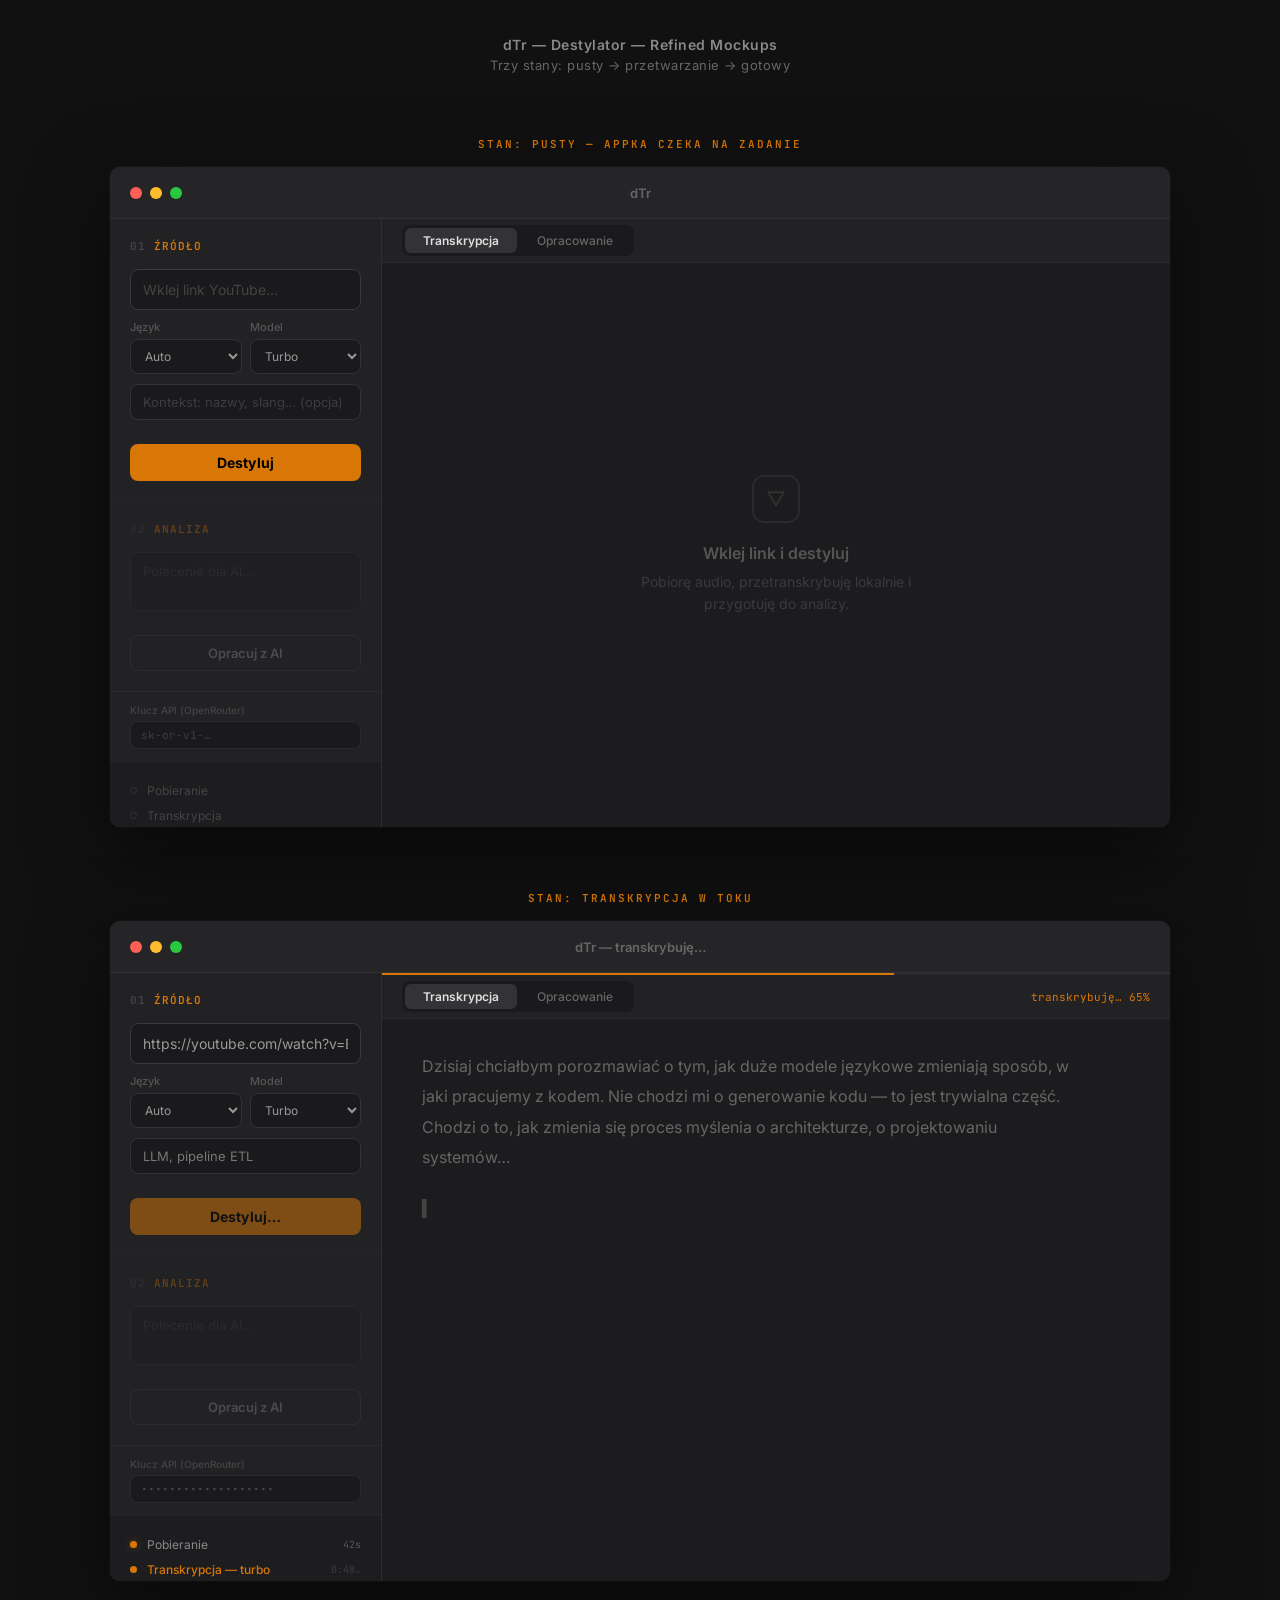
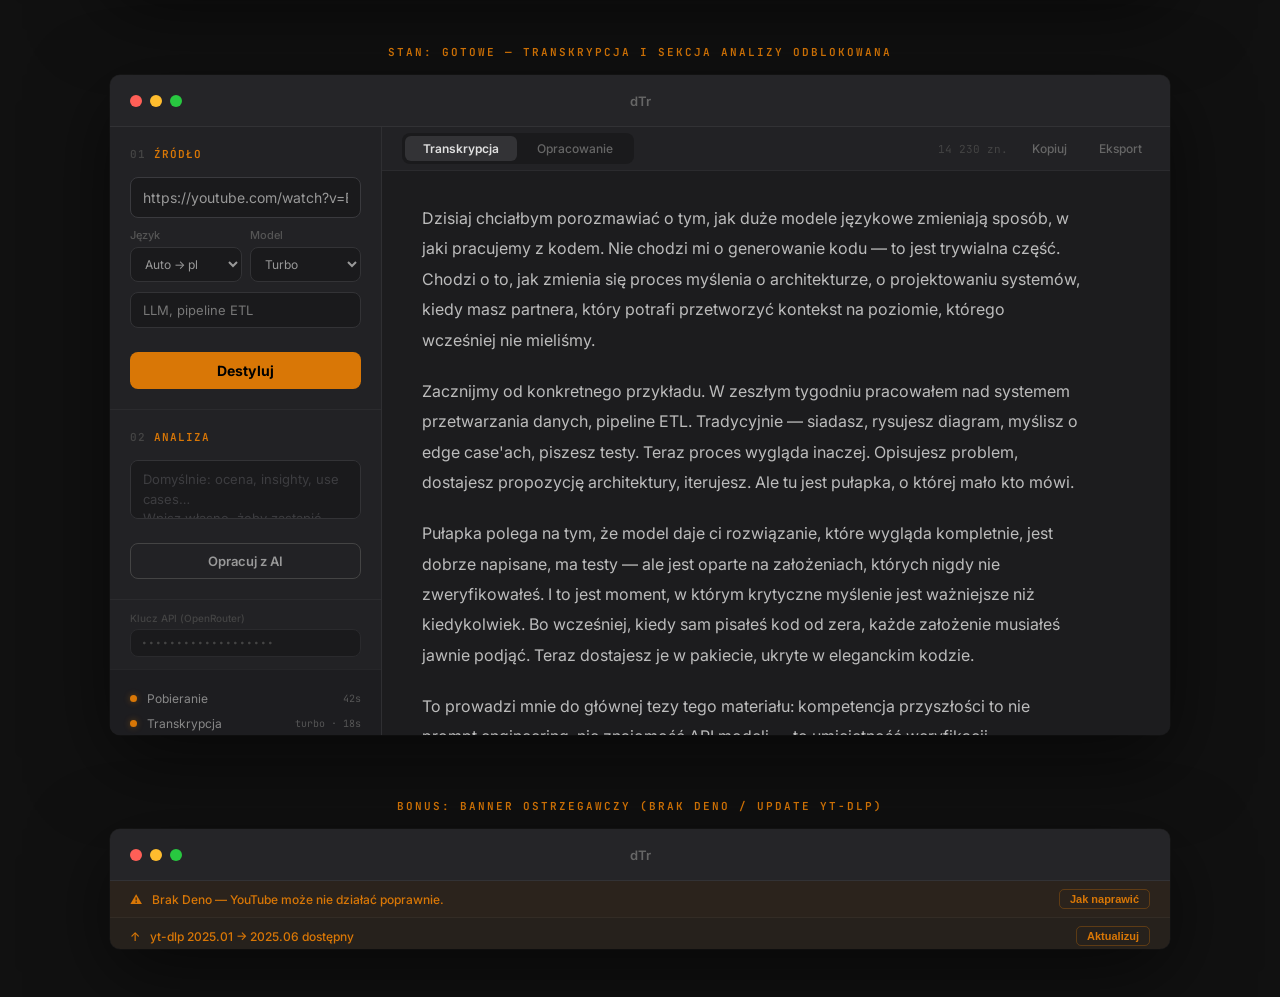
<file: prototypes/moodboards.html>
<!DOCTYPE html>
<html lang="pl">
<head>
<meta charset="UTF-8">
<meta name="viewport" content="width=device-width, initial-scale=1.0">
<title>dTr — Destylator v5</title>
<link rel="preconnect" href="https://fonts.googleapis.com">
<link rel="preconnect" href="https://fonts.gstatic.com" crossorigin>
<link href="https://fonts.googleapis.com/css2?family=Inter:wght@400;500;600;700&family=JetBrains+Mono:wght@400;500;600&display=swap" rel="stylesheet">
<style>
  * { margin: 0; padding: 0; box-sizing: border-box; }
  body {
    background: #111;
    min-height: 100vh;
    font-family: 'Inter', -apple-system, sans-serif;
    display: flex;
    flex-direction: column;
    align-items: center;
    padding: 20px 32px 48px;
    gap: 64px;
  }

  /* ── Page header ── */
  .page-header {
    text-align: center;
    padding-top: 16px;
    color: #666;
    font-size: 13px;
    letter-spacing: 0.5px;
  }
  .page-header h1 {
    font-size: 14px; font-weight: 600; color: #888;
    margin-bottom: 4px;
  }

  /* ── Section labels between mockups ── */
  .state-label {
    color: #D97706;
    font-family: 'JetBrains Mono', monospace;
    font-size: 11px;
    font-weight: 600;
    letter-spacing: 2px;
    text-transform: uppercase;
    text-align: center;
    margin-bottom: -48px;
  }

  /* ══════════════════════════════════════════════════════
     macOS Window Shell
     ══════════════════════════════════════════════════════ */
  .window {
    width: 1060px;
    height: 660px;
    border-radius: 10px;
    overflow: hidden;
    box-shadow:
      0 24px 80px rgba(0,0,0,0.55),
      0 0 0 0.5px rgba(255,255,255,0.06);
    display: flex;
    flex-direction: column;
    background: #1C1C1E;
  }

  /* Title bar */
  .titlebar {
    height: 52px; min-height: 52px;
    background: #252528;
    border-bottom: 1px solid rgba(255,255,255,0.06);
    display: flex;
    align-items: center;
    position: relative;
    padding: 0 20px;
    gap: 14px;
  }
  .traffic-lights {
    display: flex; gap: 8px;
  }
  .traffic-lights span {
    width: 12px; height: 12px; border-radius: 50%;
  }
  .tl-close { background: #FF5F57; }
  .tl-minimize { background: #FFBD2E; }
  .tl-maximize { background: #28C840; }

  .titlebar-title {
    position: absolute;
    left: 50%; transform: translateX(-50%);
    font-size: 13px; font-weight: 600; color: #666;
  }

  /* Body = sidebar + main */
  .body { flex: 1; display: flex; overflow: hidden; }

  /* ══════════════════════════════════════════════════════
     SIDEBAR
     Grid: 8px base. Sections separated by 1px + spacing.
     ══════════════════════════════════════════════════════ */
  .sidebar {
    width: 272px; min-width: 272px;
    background: #222225;
    border-right: 1px solid rgba(255,255,255,0.06);
    display: flex;
    flex-direction: column;
    overflow-y: auto;
  }

  .sidebar-section {
    padding: 20px;
  }
  .sidebar-section + .sidebar-section {
    border-top: 1px solid rgba(255,255,255,0.04);
  }

  .section-label {
    font-family: 'JetBrains Mono', monospace;
    font-size: 11px;
    font-weight: 600;
    color: #D97706;
    letter-spacing: 1px;
    text-transform: uppercase;
    margin-bottom: 16px;
    display: flex;
    align-items: center;
    gap: 8px;
  }
  .section-label .num {
    color: #444;
  }

  /* Form fields — 8px vertical rhythm */
  .field { margin-bottom: 10px; }
  .field:last-child { margin-bottom: 0; }

  .field-label {
    font-size: 11px;
    font-weight: 500;
    color: #555;
    margin-bottom: 5px;
    display: block;
  }

  input, select, textarea {
    width: 100%;
    background: #1A1A1C;
    border: 1px solid #333336;
    border-radius: 8px;
    color: #C8C8C8;
    padding: 9px 12px;
    font-family: 'Inter', sans-serif;
    font-size: 13px;
    outline: none;
    transition: border-color 0.2s, box-shadow 0.2s;
  }
  input:focus, select:focus, textarea:focus {
    border-color: #D97706;
    box-shadow: 0 0 0 3px rgba(217,119,6,0.12);
  }
  input::placeholder, textarea::placeholder {
    color: #3D3D40;
  }
  select {
    padding: 8px 10px;
    font-size: 12px;
    color: #999;
  }
  textarea {
    font-size: 13px;
    resize: none;
    min-height: 52px;
    line-height: 1.5;
  }
  .field-row {
    display: flex;
    gap: 8px;
  }
  .field-row > * { flex: 1; }

  /* URL input — larger, this is THE entry point */
  .url-input {
    font-size: 14px;
    padding: 11px 12px;
    background: #1A1A1C;
    border-color: #3A3A3E;
  }
  .url-input:focus {
    border-color: #D97706;
    box-shadow: 0 0 0 3px rgba(217,119,6,0.15);
  }
  .url-input::placeholder {
    color: #444;
  }

  /* ── Primary action — the valve ── */
  .btn-primary {
    width: 100%;
    border: none;
    cursor: pointer;
    background: #D97706;
    color: #000;
    padding: 10px 16px;
    margin-top: 14px;
    font-family: 'Inter', sans-serif;
    font-size: 14px;
    font-weight: 700;
    border-radius: 8px;
    letter-spacing: 0.2px;
    transition: all 0.15s;
    position: relative;
    overflow: hidden;
  }
  .btn-primary:hover {
    background: #E5850A;
    box-shadow: 0 0 20px rgba(217,119,6,0.2);
  }
  .btn-primary:active {
    transform: scale(0.98);
  }

  .btn-secondary {
    width: 100%;
    border: 1.5px solid #444;
    cursor: pointer;
    background: transparent;
    color: #999;
    padding: 9px 16px;
    margin-top: 10px;
    font-family: 'Inter', sans-serif;
    font-size: 13px;
    font-weight: 600;
    border-radius: 8px;
    transition: all 0.15s;
  }
  .btn-secondary:hover {
    border-color: #D97706;
    color: #D97706;
  }

  /* ── API key — recessed, quiet ── */
  .api-section {
    padding: 12px 20px;
    border-top: 1px solid rgba(255,255,255,0.04);
  }
  .api-section input {
    font-size: 11px;
    padding: 6px 10px;
    border-color: #2A2A2D;
    color: #555;
    font-family: 'JetBrains Mono', monospace;
  }
  .api-section .field-label { font-size: 10px; color: #444; }

  /* ── Status — at bottom, satisfying checklist ── */
  .status-area {
    margin-top: auto;
    padding: 16px 20px;
    border-top: 1px solid rgba(255,255,255,0.04);
    background: rgba(0,0,0,0.15);
  }
  .status-item {
    display: flex;
    align-items: center;
    gap: 10px;
    padding: 5px 0;
    font-size: 12px;
    color: #444;
    transition: color 0.3s;
  }

  /* Status dot with glow when done */
  .status-dot {
    width: 7px; height: 7px;
    border-radius: 50%;
    flex-shrink: 0;
    transition: all 0.3s;
  }
  .status-item.done .status-dot {
    background: #D97706;
    box-shadow: 0 0 6px rgba(217,119,6,0.4);
  }
  .status-item.done { color: #888; }
  .status-item.active .status-dot {
    background: #D97706;
    animation: pulse 1.2s ease-in-out infinite;
  }
  .status-item.active { color: #D97706; font-weight: 500; }
  .status-item.pending .status-dot {
    border: 1.5px solid #333;
    background: transparent;
  }
  .status-item .meta {
    margin-left: auto;
    font-family: 'JetBrains Mono', monospace;
    font-size: 10px;
    color: #3A3A3A;
  }
  .status-item.done .meta { color: #555; }

  @keyframes pulse {
    0%, 100% { opacity: 1; box-shadow: 0 0 6px rgba(217,119,6,0.4); }
    50% { opacity: 0.4; box-shadow: 0 0 2px rgba(217,119,6,0.1); }
  }

  /* ══════════════════════════════════════════════════════
     MAIN CONTENT AREA
     ══════════════════════════════════════════════════════ */
  .main {
    flex: 1;
    display: flex;
    flex-direction: column;
    background: #1C1C1E;
    min-width: 0;
  }

  /* Toolbar — segmented control + metadata */
  .toolbar {
    height: 44px; min-height: 44px;
    background: #222225;
    border-bottom: 1px solid rgba(255,255,255,0.04);
    display: flex;
    align-items: center;
    padding: 0 20px;
  }

  .segmented {
    display: flex;
    background: #1A1A1C;
    border-radius: 8px;
    padding: 3px;
    gap: 2px;
  }
  .seg-btn {
    background: transparent;
    border: none;
    cursor: pointer;
    padding: 5px 18px;
    font-family: 'Inter', sans-serif;
    font-size: 12px;
    font-weight: 500;
    color: #666;
    border-radius: 6px;
    transition: all 0.15s;
  }
  .seg-btn:hover { color: #999; }
  .seg-btn.active {
    background: #333336;
    color: #E0E0E0;
    font-weight: 600;
  }

  .toolbar-meta {
    margin-left: auto;
    display: flex;
    gap: 16px;
    align-items: center;
  }
  .toolbar-meta .info {
    font-family: 'JetBrains Mono', monospace;
    font-size: 11px;
    color: #444;
  }
  .toolbar-meta .action-btn {
    font-family: 'Inter', sans-serif;
    font-size: 12px;
    font-weight: 500;
    color: #666;
    cursor: pointer;
    background: none;
    border: none;
    padding: 4px 8px;
    border-radius: 5px;
    transition: all 0.15s;
  }
  .toolbar-meta .action-btn:hover {
    background: #2A2A2D;
    color: #D97706;
  }

  /* Content */
  .content-area {
    flex: 1;
    overflow-y: auto;
    padding: 32px 40px;
  }
  .content-text {
    max-width: 660px;
    font-family: 'Inter', sans-serif;
    font-size: 16px;
    color: #BCBCBC;
    line-height: 1.9;
    font-weight: 400;
  }
  .content-text p {
    margin-bottom: 1.3em;
  }

  /* ── Empty state — welcoming, not dead ── */
  .empty-state {
    flex: 1;
    display: flex;
    flex-direction: column;
    align-items: center;
    justify-content: center;
    padding: 40px;
    text-align: center;
  }
  .empty-icon {
    width: 48px; height: 48px;
    border: 2px solid #2A2A2D;
    border-radius: 12px;
    display: flex;
    align-items: center;
    justify-content: center;
    margin-bottom: 20px;
    color: #333;
    font-size: 20px;
  }
  .empty-state h3 {
    font-size: 16px;
    font-weight: 600;
    color: #555;
    margin-bottom: 8px;
  }
  .empty-state p {
    font-size: 14px;
    color: #3A3A3D;
    line-height: 1.6;
    max-width: 300px;
  }

  /* ── Processing state ── */
  .processing-bar {
    height: 2px;
    background: #2A2A2D;
    position: relative;
    overflow: hidden;
  }
  .processing-bar .fill {
    height: 100%;
    background: #D97706;
    width: 65%;
    transition: width 0.5s ease;
    position: relative;
  }
  .processing-bar .fill::after {
    content: '';
    position: absolute;
    right: 0; top: 0;
    width: 80px; height: 100%;
    background: linear-gradient(90deg, transparent, rgba(217,119,6,0.6));
    animation: shimmer 1.5s ease-in-out infinite;
  }
  @keyframes shimmer {
    0%, 100% { opacity: 0.3; }
    50% { opacity: 1; }
  }

  /* ── Warning banner (for Deno/update) ── */
  .warning-banner {
    display: flex;
    align-items: center;
    gap: 10px;
    padding: 8px 20px;
    font-size: 12px;
    font-weight: 500;
    border-bottom: 1px solid rgba(255,255,255,0.04);
  }
  .warning-banner.amber {
    background: rgba(217,119,6,0.08);
    color: #D97706;
  }
  .warning-banner .dismiss {
    margin-left: auto;
    background: none;
    border: 1px solid rgba(217,119,6,0.3);
    color: #D97706;
    padding: 3px 10px;
    border-radius: 5px;
    font-size: 11px;
    font-weight: 600;
    cursor: pointer;
  }

  /* ══════════════════════════════════════════════════════
     DISABLED / LOCKED sections (progressive disclosure)
     ══════════════════════════════════════════════════════ */
  .sidebar-section.locked {
    opacity: 0.35;
    pointer-events: none;
    position: relative;
  }
  .sidebar-section.locked::after {
    content: '';
    position: absolute;
    inset: 0;
  }

  /* ── Scrollbar ── */
  ::-webkit-scrollbar { width: 6px; }
  ::-webkit-scrollbar-thumb { background: #333; border-radius: 3px; }
  ::-webkit-scrollbar-track { background: transparent; }
  ::-webkit-scrollbar-thumb:hover { background: #444; }
</style>
</head>
<body>

<!-- ── Page header ── -->
<div class="page-header">
  <h1>dTr — Destylator — Refined Mockups</h1>
  Trzy stany: pusty → przetwarzanie → gotowy
</div>


<!-- ══════════════════════════════════════════════════════════
     STATE 1: EMPTY — app just opened, waiting for input
     ══════════════════════════════════════════════════════════ -->
<div class="state-label">Stan: pusty — appka czeka na zadanie</div>
<div class="window">
  <div class="titlebar">
    <div class="traffic-lights">
      <span class="tl-close"></span>
      <span class="tl-minimize"></span>
      <span class="tl-maximize"></span>
    </div>
    <span class="titlebar-title">dTr</span>
  </div>
  <div class="body">
    <div class="sidebar">
      <div class="sidebar-section">
        <div class="section-label"><span class="num">01</span> Źródło</div>
        <div class="field">
          <input type="text" class="url-input" placeholder="Wklej link YouTube…">
        </div>
        <div class="field field-row">
          <div>
            <label class="field-label">Język</label>
            <select><option>Auto</option><option>Polski</option><option>English</option></select>
          </div>
          <div>
            <label class="field-label">Model</label>
            <select><option>Turbo</option><option>Base</option></select>
          </div>
        </div>
        <div class="field">
          <input type="text" placeholder="Kontekst: nazwy, slang… (opcja)">
        </div>
        <button class="btn-primary">Destyluj</button>
      </div>

      <div class="sidebar-section locked">
        <div class="section-label"><span class="num">02</span> Analiza</div>
        <div class="field">
          <textarea placeholder="Polecenie dla AI…"></textarea>
        </div>
        <button class="btn-secondary">Opracuj z AI</button>
      </div>

      <div class="api-section">
        <label class="field-label">Klucz API (OpenRouter)</label>
        <input type="password" placeholder="sk-or-v1-…">
      </div>

      <div class="status-area">
        <div class="status-item pending">
          <span class="status-dot"></span>
          Pobieranie
          <span class="meta"></span>
        </div>
        <div class="status-item pending">
          <span class="status-dot"></span>
          Transkrypcja
          <span class="meta"></span>
        </div>
        <div class="status-item pending">
          <span class="status-dot"></span>
          Analiza
          <span class="meta"></span>
        </div>
      </div>
    </div>

    <div class="main">
      <div class="toolbar">
        <div class="segmented">
          <button class="seg-btn active">Transkrypcja</button>
          <button class="seg-btn">Opracowanie</button>
        </div>
      </div>
      <div class="empty-state">
        <div class="empty-icon">▽</div>
        <h3>Wklej link i destyluj</h3>
        <p>Pobiorę audio, przetranskrybuję lokalnie i przygotuję do analizy.</p>
      </div>
    </div>
  </div>
</div>


<!-- ══════════════════════════════════════════════════════════
     STATE 2: PROCESSING — transcription in progress
     ══════════════════════════════════════════════════════════ -->
<div class="state-label">Stan: transkrypcja w toku</div>
<div class="window">
  <div class="titlebar">
    <div class="traffic-lights">
      <span class="tl-close"></span>
      <span class="tl-minimize"></span>
      <span class="tl-maximize"></span>
    </div>
    <span class="titlebar-title">dTr — transkrybuję…</span>
  </div>
  <div class="body">
    <div class="sidebar">
      <div class="sidebar-section">
        <div class="section-label"><span class="num">01</span> Źródło</div>
        <div class="field">
          <input type="text" class="url-input" value="https://youtube.com/watch?v=BpibZSMGtdY" style="color:#999;">
        </div>
        <div class="field field-row">
          <div>
            <label class="field-label">Język</label>
            <select><option>Auto</option></select>
          </div>
          <div>
            <label class="field-label">Model</label>
            <select><option>Turbo</option></select>
          </div>
        </div>
        <div class="field">
          <input type="text" value="LLM, pipeline ETL" style="color:#777;">
        </div>
        <button class="btn-primary" style="opacity:0.5; pointer-events:none;">Destyluj…</button>
      </div>

      <div class="sidebar-section locked">
        <div class="section-label"><span class="num">02</span> Analiza</div>
        <div class="field">
          <textarea placeholder="Polecenie dla AI…"></textarea>
        </div>
        <button class="btn-secondary">Opracuj z AI</button>
      </div>

      <div class="api-section">
        <label class="field-label">Klucz API (OpenRouter)</label>
        <input type="password" value="sk-or-v1-••••••••••" style="color:#444;">
      </div>

      <div class="status-area">
        <div class="status-item done">
          <span class="status-dot"></span>
          Pobieranie
          <span class="meta">42s</span>
        </div>
        <div class="status-item active">
          <span class="status-dot"></span>
          Transkrypcja — turbo
          <span class="meta">0:48…</span>
        </div>
        <div class="status-item pending">
          <span class="status-dot"></span>
          Analiza
          <span class="meta"></span>
        </div>
      </div>
    </div>

    <div class="main">
      <div class="processing-bar"><div class="fill" style="width:65%;"></div></div>
      <div class="toolbar">
        <div class="segmented">
          <button class="seg-btn active">Transkrypcja</button>
          <button class="seg-btn">Opracowanie</button>
        </div>
        <div class="toolbar-meta">
          <span class="info" style="color:#D97706;">transkrybuję… 65%</span>
        </div>
      </div>
      <div class="content-area">
        <div class="content-text" style="color:#666;">
          <p>Dzisiaj chciałbym porozmawiać o tym, jak duże modele językowe zmieniają sposób, w jaki pracujemy z kodem. Nie chodzi mi o generowanie kodu — to jest trywialna część. Chodzi o to, jak zmienia się proces myślenia o architekturze, o projektowaniu systemów…</p>
          <p style="color:#444;">▍</p>
        </div>
      </div>
    </div>
  </div>
</div>


<!-- ══════════════════════════════════════════════════════════
     STATE 3: DONE — transcription ready, analysis unlocked
     ══════════════════════════════════════════════════════════ -->
<div class="state-label">Stan: gotowe — transkrypcja i sekcja analizy odblokowana</div>
<div class="window">
  <div class="titlebar">
    <div class="traffic-lights">
      <span class="tl-close"></span>
      <span class="tl-minimize"></span>
      <span class="tl-maximize"></span>
    </div>
    <span class="titlebar-title">dTr</span>
  </div>
  <div class="body">
    <div class="sidebar">
      <div class="sidebar-section">
        <div class="section-label"><span class="num">01</span> Źródło</div>
        <div class="field">
          <input type="text" class="url-input" value="https://youtube.com/watch?v=BpibZSMGtdY" style="color:#999;">
        </div>
        <div class="field field-row">
          <div>
            <label class="field-label">Język</label>
            <select><option>Auto → pl</option></select>
          </div>
          <div>
            <label class="field-label">Model</label>
            <select><option>Turbo</option></select>
          </div>
        </div>
        <div class="field">
          <input type="text" value="LLM, pipeline ETL" style="color:#777;">
        </div>
        <button class="btn-primary">Destyluj</button>
      </div>

      <!-- Unlocked now! -->
      <div class="sidebar-section">
        <div class="section-label"><span class="num">02</span> Analiza</div>
        <div class="field">
          <textarea placeholder="Domyślnie: ocena, insighty, use cases…&#10;Wpisz własne, żeby zastąpić."></textarea>
        </div>
        <button class="btn-secondary">Opracuj z AI</button>
      </div>

      <div class="api-section">
        <label class="field-label">Klucz API (OpenRouter)</label>
        <input type="password" value="sk-or-v1-••••••••••" style="color:#444;">
      </div>

      <div class="status-area">
        <div class="status-item done">
          <span class="status-dot"></span>
          Pobieranie
          <span class="meta">42s</span>
        </div>
        <div class="status-item done">
          <span class="status-dot"></span>
          Transkrypcja
          <span class="meta">turbo · 18s</span>
        </div>
        <div class="status-item pending">
          <span class="status-dot"></span>
          Analiza
          <span class="meta"></span>
        </div>
      </div>
    </div>

    <div class="main">
      <div class="toolbar">
        <div class="segmented">
          <button class="seg-btn active">Transkrypcja</button>
          <button class="seg-btn">Opracowanie</button>
        </div>
        <div class="toolbar-meta">
          <span class="info">14 230 zn.</span>
          <button class="action-btn">Kopiuj</button>
          <button class="action-btn">Eksport</button>
        </div>
      </div>
      <div class="content-area">
        <div class="content-text">
          <p>Dzisiaj chciałbym porozmawiać o tym, jak duże modele językowe zmieniają sposób, w jaki pracujemy z kodem. Nie chodzi mi o generowanie kodu — to jest trywialna część. Chodzi o to, jak zmienia się proces myślenia o architekturze, o projektowaniu systemów, kiedy masz partnera, który potrafi przetworzyć kontekst na poziomie, którego wcześniej nie mieliśmy.</p>
          <p>Zacznijmy od konkretnego przykładu. W zeszłym tygodniu pracowałem nad systemem przetwarzania danych, pipeline ETL. Tradycyjnie — siadasz, rysujesz diagram, myślisz o edge case'ach, piszesz testy. Teraz proces wygląda inaczej. Opisujesz problem, dostajesz propozycję architektury, iterujesz. Ale tu jest pułapka, o której mało kto mówi.</p>
          <p>Pułapka polega na tym, że model daje ci rozwiązanie, które wygląda kompletnie, jest dobrze napisane, ma testy — ale jest oparte na założeniach, których nigdy nie zweryfikowałeś. I to jest moment, w którym krytyczne myślenie jest ważniejsze niż kiedykolwiek. Bo wcześniej, kiedy sam pisałeś kod od zera, każde założenie musiałeś jawnie podjąć. Teraz dostajesz je w pakiecie, ukryte w eleganckim kodzie.</p>
          <p>To prowadzi mnie do głównej tezy tego materiału: kompetencja przyszłości to nie prompt engineering, nie znajomość API modeli — to umiejętność weryfikacji. Umiejętność patrzenia na output i pytania: „dlaczego tak, a nie inaczej?", „jakie są alternatywy?", „co ten kod zakłada?"</p>
        </div>
      </div>
    </div>
  </div>
</div>


<!-- ══════════════════════════════════════════════════════════
     BONUS: Warning banner example
     ══════════════════════════════════════════════════════════ -->
<div class="state-label">Bonus: banner ostrzegawczy (brak Deno / update yt-dlp)</div>
<div class="window" style="height:120px;">
  <div class="titlebar">
    <div class="traffic-lights">
      <span class="tl-close"></span>
      <span class="tl-minimize"></span>
      <span class="tl-maximize"></span>
    </div>
    <span class="titlebar-title">dTr</span>
  </div>
  <div class="warning-banner amber">
    <span>⚠</span>
    <span>Brak Deno — YouTube może nie działać poprawnie.</span>
    <button class="dismiss">Jak naprawić</button>
  </div>
  <div class="warning-banner amber" style="background:rgba(217,119,6,0.05);">
    <span>↑</span>
    <span>yt-dlp 2025.01 → 2025.06 dostępny</span>
    <button class="dismiss">Aktualizuj</button>
  </div>
</div>


</body>
</html>
</file>
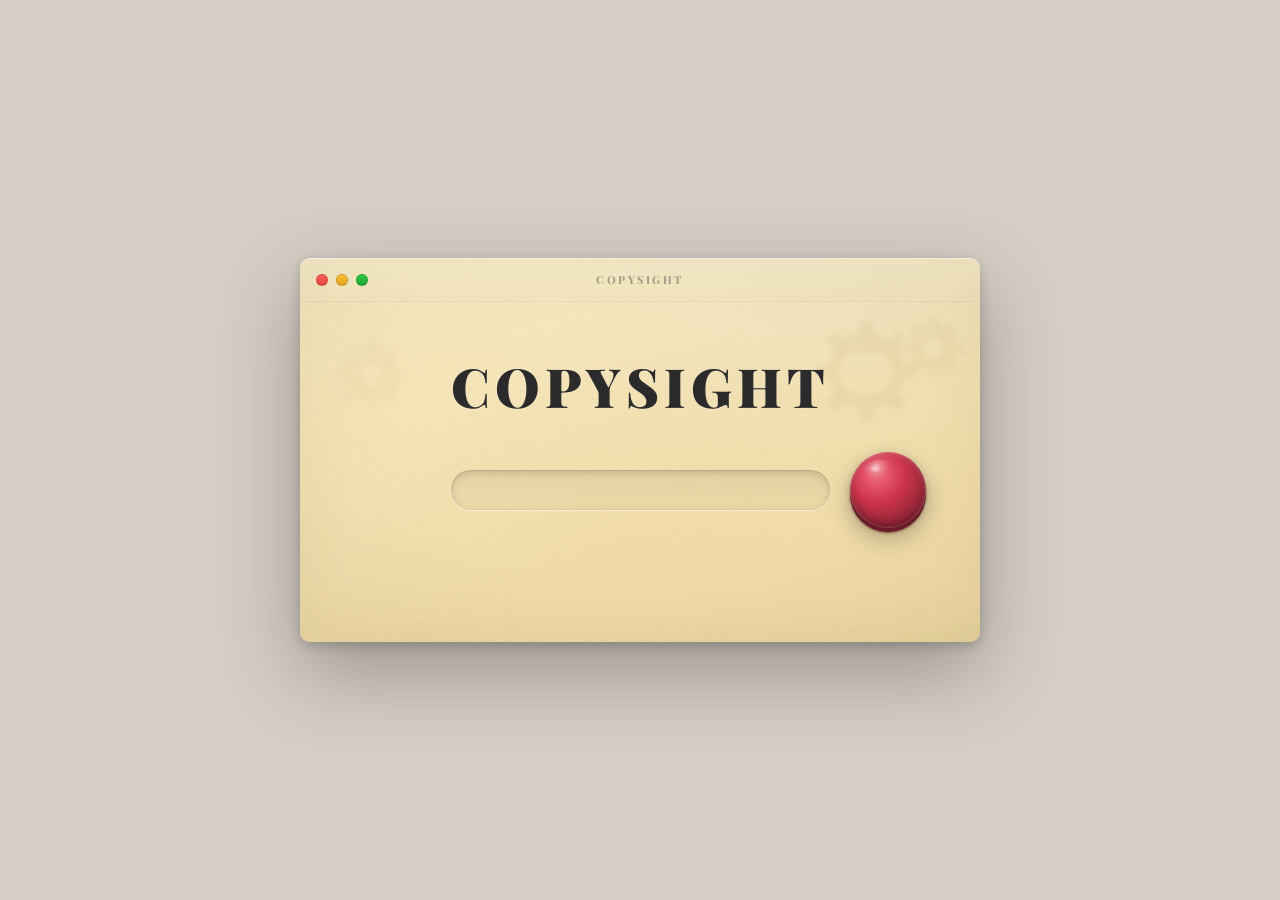
<file: prototypes/screen-1-input-desk.html>
<!DOCTYPE html>
<html lang="en">
<head>
<meta charset="UTF-8">
<meta name="viewport" content="width=device-width, initial-scale=1.0">
<title>Copysight — Screen 1: The Input Desk</title>
<link rel="preconnect" href="https://fonts.googleapis.com">
<link rel="preconnect" href="https://fonts.gstatic.com" crossorigin>
<link href="https://fonts.googleapis.com/css2?family=Playfair+Display:wght@700;800;900&family=IBM+Plex+Sans:wght@400;600;700&family=IBM+Plex+Sans+Condensed:wght@700&family=IBM+Plex+Mono:wght@400;500&display=swap" rel="stylesheet">

<style>
  :root {
    --base:      #F7E9C1;
    --red:       #D1344B;
    --red-dark:  #8B1E30;
    --red-mid:   #A82A3D;
    --red-light: #E8546A;
    --red-hot:   #F07080;
    --ink:       #2B2B2B;
    --ink-light: #4A4A4A;
    --gear-color:#C4AA78;
  }

  * { margin: 0; padding: 0; box-sizing: border-box; }

  body {
    background: #D5CEC4;
    display: flex;
    align-items: center;
    justify-content: center;
    min-height: 100vh;
    font-family: 'IBM Plex Sans', -apple-system, sans-serif;
  }

  /* ===== WINDOW =====
     Multi-layer manila paper: base gradient + warm color spots + edge vignette.
     Two pseudo-elements for grain textures at different scales. */

  .window {
    width: 680px;
    border-radius: 10px;
    box-shadow:
      0 1px 0 rgba(255,255,255,0.5) inset,
      0 30px 80px rgba(0,0,0,0.28),
      0 4px 12px rgba(0,0,0,0.18),
      inset 0 0 60px rgba(140,115,65,0.06);
    overflow: hidden;
    position: relative;

    /* Layered manila paper background */
    background:
      /* Edge vignette — slight darkening at edges */
      radial-gradient(ellipse at 50% 50%, transparent 50%, rgba(150,125,70,0.09) 100%),
      /* Warm spot: upper-left (lighter, sun-bleached) */
      radial-gradient(ellipse at 22% 28%, rgba(252,225,165,0.22), transparent 55%),
      /* Warm spot: center-right (natural color variation) */
      radial-gradient(ellipse at 78% 55%, rgba(245,215,148,0.16), transparent 50%),
      /* Warm spot: lower area */
      radial-gradient(ellipse at 45% 82%, rgba(238,208,135,0.10), transparent 45%),
      /* Cool spot: subtle blue-ish tint in shadow areas */
      radial-gradient(ellipse at 65% 18%, rgba(210,200,175,0.08), transparent 40%),
      /* Base gradient: not flat — slight diagonal warm-to-cool shift */
      linear-gradient(172deg, #FAF0CC 0%, var(--base) 30%, #F5E2B2 60%, #F2DCA8 90%, #EEDAA2 100%);
  }

  /* Fine paper grain — high-frequency noise, simulates fiber close-up */
  .window::before {
    content: '';
    position: absolute;
    inset: 0;
    background-image: url("data:image/svg+xml,%3Csvg viewBox='0 0 256 256' xmlns='http://www.w3.org/2000/svg'%3E%3Cfilter id='n'%3E%3CfeTurbulence type='fractalNoise' baseFrequency='0.9' numOctaves='6' stitchTiles='stitch'/%3E%3C/filter%3E%3Crect width='100%25' height='100%25' filter='url(%23n)' opacity='0.065'/%3E%3C/svg%3E");
    background-size: 180px;
    pointer-events: none;
    border-radius: 10px;
    z-index: 3;
    mix-blend-mode: multiply;
  }

  /* Coarser paper texture — low-frequency variation, simulates paper pulp */
  .window::after {
    content: '';
    position: absolute;
    inset: 0;
    background-image: url("data:image/svg+xml,%3Csvg viewBox='0 0 400 400' xmlns='http://www.w3.org/2000/svg'%3E%3Cfilter id='f'%3E%3CfeTurbulence type='fractalNoise' baseFrequency='0.35' numOctaves='3' seed='7' stitchTiles='stitch'/%3E%3CfeColorMatrix type='saturate' values='0'/%3E%3C/filter%3E%3Crect width='100%25' height='100%25' filter='url(%23f)' opacity='0.04'/%3E%3C/svg%3E");
    background-size: 280px;
    pointer-events: none;
    border-radius: 10px;
    z-index: 4;
    mix-blend-mode: multiply;
  }

  /* ===== TITLEBAR ===== */

  .titlebar {
    height: 44px;
    display: flex;
    align-items: center;
    padding: 0 16px;
    position: relative;
    background: linear-gradient(180deg, rgba(255,255,255,0.15) 0%, rgba(255,255,255,0) 100%);
    border-bottom: 1px solid rgba(0,0,0,0.07);
    z-index: 5;
  }

  .traffic-lights { display: flex; gap: 8px; }

  .traffic-light {
    width: 12px; height: 12px;
    border-radius: 50%;
    border: 0.5px solid rgba(0,0,0,0.15);
  }
  .tl-close { background: linear-gradient(180deg, #FF6058, #E14640); }
  .tl-min   { background: linear-gradient(180deg, #FFC02E, #DFA524); }
  .tl-max   { background: linear-gradient(180deg, #2ACB42, #1FA634); }

  .titlebar-text {
    position: absolute;
    left: 50%; transform: translateX(-50%);
    font-family: 'Playfair Display', Georgia, serif;
    font-weight: 700;
    font-size: 11px;
    letter-spacing: 2.5px;
    text-transform: uppercase;
    color: var(--ink); opacity: 0.4;
  }

  /* ===== CONTENT ===== */

  .content {
    padding: 48px 60px 56px;
    display: flex;
    flex-direction: column;
    align-items: center;
    position: relative;
    min-height: 340px;
    z-index: 2;
  }

  /* ===== WATERCOLOR GEARS =====
     Static, blended into paper via mix-blend-mode.
     Warm sepia tone, soft blur, soaked into the surface. */

  .watercolor-gears {
    position: absolute;
    top: 44px; /* below titlebar */
    left: 0; right: 0; bottom: 0;
    pointer-events: none;
    z-index: 1;
    overflow: hidden;
  }

  .watercolor-gears svg {
    position: absolute;
    fill: var(--gear-color);
    mix-blend-mode: multiply;
    opacity: 0;
  }

  /* Right: large gear — the dominant stain */
  .wg-r1 {
    width: 170px; height: 170px;
    top: 10px; right: 30px;
    opacity: 0.14 !important;
    filter: blur(2.5px);
  }

  /* Right: small gear — meshes with large */
  .wg-r2 {
    width: 80px; height: 80px;
    top: 12px; right: 8px;
    opacity: 0.11 !important;
    filter: blur(2px);
  }

  /* Left: single gear — fainter echo */
  .wg-l1 {
    width: 110px; height: 110px;
    top: 30px; left: 16px;
    opacity: 0.08 !important;
    filter: blur(3px);
  }

  /* ===== DESK GROUP =====
     Centers title + slot as a visual unit.
     Button overflows to the right. */

  .desk-group {
    display: flex;
    flex-direction: column;
    align-items: stretch;
    width: fit-content; /* sizes to title width */
    position: relative;
    z-index: 2;
    overflow: visible;
  }

  /* ===== BRAND TITLE =====
     Playfair Display Black — editorial serif masthead.
     Matches "high-end literary magazine" from brand guidelines.
     High-contrast transitional serif with ink-pressed feel. */

  .brand-title {
    font-family: 'Playfair Display', Georgia, serif;
    font-weight: 900;
    font-size: 54px;
    letter-spacing: 5px;
    color: var(--ink);
    text-transform: uppercase;
    margin-bottom: 48px;
    user-select: none;
    text-shadow:
      0 1px 0 rgba(255,255,255,0.25),
      0 -0.5px 0 rgba(0,0,0,0.08);
    position: relative;
    z-index: 2;
  }

  /* ===== INPUT ROW =====
     Slot fills desk-group width (= title width).
     Button hangs off the right edge, absolutely positioned. */

  .input-row {
    position: relative;
    z-index: 2;
    width: 100%; /* fills desk-group = title width */
    display: flex;
    justify-content: flex-end;
    overflow: visible;
  }

  /* URL Slot — same length as COPYSIGHT title. */
  .url-slot {
    width: 100%;
    flex: none;
    height: 40px;
    background: linear-gradient(180deg, rgba(0,0,0,0.055) 0%, rgba(0,0,0,0.02) 100%);
    border-radius: 20px;
    border: none;
    outline: none;
    box-shadow:
      inset 0 3px 8px rgba(0,0,0,0.13),
      inset 0 1px 2px rgba(0,0,0,0.09),
      inset 0 0 0 0.5px rgba(0,0,0,0.05),
      0 1px 0 rgba(255,255,255,0.5);
    padding: 0 20px;
    font-family: 'IBM Plex Mono', monospace;
    font-size: 15px;
    color: var(--ink);
    caret-color: var(--red);
    transition: box-shadow 0.2s ease;
  }

  .url-slot::placeholder {
    color: rgba(43,43,43,0.25);
    font-family: 'IBM Plex Mono', monospace;
  }

  .url-slot:focus {
    box-shadow:
      inset 0 3px 8px rgba(0,0,0,0.15),
      inset 0 1px 2px rgba(0,0,0,0.11),
      inset 0 0 0 0.5px rgba(0,0,0,0.07),
      0 0 0 3px rgba(209,52,75,0.1),
      0 1px 0 rgba(255,255,255,0.5);
  }

  /* ===== NIPPLE BUTTON ===== */

  .nipple-btn {
    width: 76px; height: 76px;
    border-radius: 50%;
    border: none;
    cursor: pointer;
    /* Positioned absolutely: hangs off the right edge of the slot */
    position: absolute;
    left: calc(100% + 20px);
    top: 50%;
    transform: translateY(-50%);

    background:
      radial-gradient(circle at 36% 30%,
        var(--red-hot) 0%,
        var(--red-light) 16%,
        var(--red) 38%,
        var(--red-mid) 62%,
        var(--red-dark) 88%,
        #5A1018 100%
      );

    box-shadow:
      0 4px 0 #6A1A28,
      0 5px 2px rgba(90,16,24,0.7),
      0 10px 24px rgba(0,0,0,0.28),
      0 3px 8px rgba(0,0,0,0.14),
      inset 0 2px 5px rgba(255,255,255,0.22),
      inset 0 -4px 10px rgba(0,0,0,0.3),
      inset 0 0 0 1px rgba(255,255,255,0.05);

    transition: all 0.08s ease;
    outline: none;
    -webkit-tap-highlight-color: transparent;
  }

  /* Gloss crescent */
  .nipple-btn::before {
    content: '';
    position: absolute;
    top: 8px; left: 12px;
    width: 30px; height: 18px;
    background: radial-gradient(ellipse at 50% 35%,
      rgba(255,255,255,0.5) 0%,
      rgba(255,255,255,0.15) 40%,
      rgba(255,255,255,0) 70%
    );
    border-radius: 50%;
    pointer-events: none;
    transform: rotate(-18deg);
  }

  /* Specular pinpoint */
  .nipple-btn::after {
    content: '';
    position: absolute;
    top: 14px; left: 20px;
    width: 10px; height: 6px;
    background: radial-gradient(ellipse,
      rgba(255,255,255,0.6) 0%,
      rgba(255,255,255,0) 100%
    );
    border-radius: 50%;
    pointer-events: none;
    filter: blur(0.8px);
  }

  .nipple-btn:active {
    transform: translateY(calc(-50% + 3px));
    box-shadow:
      0 1px 0 #6A1A28,
      0 2px 1px rgba(90,16,24,0.6),
      0 4px 10px rgba(0,0,0,0.2),
      inset 0 2px 4px rgba(255,255,255,0.15),
      inset 0 -2px 6px rgba(0,0,0,0.35);
  }

  .nipple-btn:hover {
    background:
      radial-gradient(circle at 36% 30%,
        #F58898 0%, #EE6478 16%, #D83E55 38%,
        var(--red-mid) 62%, var(--red-dark) 88%, #5A1018 100%
      );
  }

  /* ===== STAMP AREA =====
     Stamps appear BELOW the URL slot, stacking vertically.
     The input desk (title + slot + button) stays visible.
     Matches inspiration layout: stamps form a vertical list
     in the lower portion of the content area. */

  .stamp-area {
    margin-top: 32px;
    display: flex;
    flex-direction: column;
    align-items: center;
    gap: 6px;
    min-height: 0;
    z-index: 2;
    width: 100%;
  }

  .stamp-line {
    font-family: 'IBM Plex Mono', monospace;
    font-size: 20px;
    font-weight: 500;
    color: var(--ink);
    opacity: 0;
    transform: scale(1.15);
    /* Slight ink-bleed texture */
    text-shadow:
      0 0 1.5px rgba(43,43,43,0.15),
      0.5px 0.3px 0 rgba(43,43,43,0.05);
  }

  .stamp-line.stamped {
    animation: stamp-hit 0.14s ease-out forwards;
  }

  /* Each stamp gets a slightly different rotation for hand-stamped feel */
  .stamp-line:nth-child(1).stamped { --rot: -0.4deg; }
  .stamp-line:nth-child(2).stamped { --rot: 0.6deg; }
  .stamp-line:nth-child(3).stamped { --rot: -0.2deg; }
  .stamp-line:nth-child(4).stamped { --rot: 0.3deg; }

  @keyframes stamp-hit {
    0%   { opacity: 0; transform: scale(1.18) rotate(calc(var(--rot, 0deg) - 0.5deg)); }
    25%  { opacity: 0.9; transform: scale(0.97) rotate(calc(var(--rot, 0deg) + 0.3deg)); }
    55%  { transform: scale(1.01) rotate(var(--rot, 0deg)); }
    100% { opacity: 0.75; transform: scale(1) rotate(var(--rot, 0deg)); }
  }

  /* ===== SOUND WAVE ICON =====
     Small animated waveform in bottom-right during processing.
     Subtle, monospace feel. Fades in/out with processing state. */

  .sound-wave {
    position: absolute;
    bottom: 16px;
    right: 20px;
    display: flex;
    align-items: flex-end;
    gap: 2px;
    height: 16px;
    opacity: 0;
    transition: opacity 0.4s ease;
    z-index: 5;
  }

  .sound-wave.active {
    opacity: 0.2;
  }

  .sound-wave-bar {
    width: 2px;
    background: var(--ink);
    border-radius: 1px;
    animation: wave-pulse 1.2s ease-in-out infinite;
  }

  .sound-wave-bar:nth-child(1) { height: 5px; animation-delay: 0s; }
  .sound-wave-bar:nth-child(2) { height: 10px; animation-delay: 0.15s; }
  .sound-wave-bar:nth-child(3) { height: 16px; animation-delay: 0.3s; }
  .sound-wave-bar:nth-child(4) { height: 8px; animation-delay: 0.45s; }
  .sound-wave-bar:nth-child(5) { height: 12px; animation-delay: 0.6s; }

  @keyframes wave-pulse {
    0%, 100% { transform: scaleY(0.4); }
    50%      { transform: scaleY(1); }
  }

  /* ===== STATUS ===== */

  .status-area {
    margin-top: 20px;
    min-height: 24px;
    display: flex;
    align-items: center;
    justify-content: center;
    z-index: 2;
  }

  .status-msg {
    font-family: 'IBM Plex Mono', monospace;
    font-size: 13px;
    color: var(--ink);
    opacity: 0;
    transition: opacity 0.3s ease;
  }

  .status-msg.visible { opacity: 0.45; }

  @media (max-width: 720px) {
    .window { width: 95vw; min-width: 360px; }
    .brand-title { font-size: 36px; letter-spacing: 3px; }
    .nipple-btn { width: 60px; height: 60px; }
    .content { padding: 36px 24px 44px; }
  }
</style>
</head>
<body>

<div class="window">
  <div class="titlebar">
    <div class="traffic-lights">
      <div class="traffic-light tl-close"></div>
      <div class="traffic-light tl-min"></div>
      <div class="traffic-light tl-max"></div>
    </div>
    <span class="titlebar-text">Copysight</span>
  </div>

  <!-- Watercolor gear stains — static, blended into paper -->
  <div class="watercolor-gears">
    <!-- Right: large gear -->
    <svg class="wg-r1" viewBox="0 0 140 140" xmlns="http://www.w3.org/2000/svg">
      <path d="M66,18 L66,8 L76,8 L76,18 C81,18.6 85.5,20.5 89.5,23 L96,16 L104,24 L97,31 C99.5,35 101.3,39.5 102,44 L112,44 L112,54 L102,54 C101.3,58.5 99.5,63 97,67 L104,74 L96,82 L89.5,75 C85.5,77.5 81,79.4 76,80 L76,90 L66,90 L66,80 C61,79.4 56.5,77.5 52.5,75 L46,82 L38,74 L45,67 C42.5,63 40.7,58.5 40,54 L30,54 L30,44 L40,44 C40.7,39.5 42.5,35 45,31 L38,24 L46,16 L52.5,23 C56.5,20.5 61,18.6 66,18 Z M71,34 A17,17 0 1,0 71,66 A17,17 0 1,0 71,34 Z"/>
    </svg>
    <!-- Right: small gear -->
    <svg class="wg-r2" viewBox="0 0 60 60" xmlns="http://www.w3.org/2000/svg">
      <path d="M28,8 L28,3 L34,3 L34,8 C36.5,8.3 38.8,9.2 40.7,10.5 L44,7 L49,12 L45.7,15.3 C47,17.2 47.8,19.5 48.1,22 L53,22 L53,28 L48.1,28 C47.8,30.5 47,32.8 45.7,34.7 L49,38 L44,43 L40.7,39.5 C38.8,40.8 36.5,41.7 34,42 L34,47 L28,47 L28,42 C25.5,41.7 23.2,40.8 21.3,39.5 L18,43 L13,38 L16.3,34.7 C15,32.8 14.2,30.5 13.9,28 L9,28 L9,22 L13.9,22 C14.2,19.5 15,17.2 16.3,15.3 L13,12 L18,7 L21.3,10.5 C23.2,9.2 25.5,8.3 28,8 Z M31,18 A8,8 0 1,0 31,34 A8,8 0 1,0 31,18 Z"/>
    </svg>
    <!-- Left: single gear, fainter -->
    <svg class="wg-l1" viewBox="0 0 100 100" xmlns="http://www.w3.org/2000/svg">
      <path d="M46,14 L46,6 L54,6 L54,14 C58,14.4 61.5,16 64.5,18 L70,12 L76,18 L70,24 C72,27 73.5,30.5 74,34 L82,34 L82,42 L74,42 C73.5,45.5 72,49 70,52 L76,58 L70,64 L64.5,58 C61.5,60 58,61.5 54,62 L54,70 L46,70 L46,62 C42,61.5 38.5,60 35.5,58 L30,64 L24,58 L30,52 C28,49 26.5,45.5 26,42 L18,42 L18,34 L26,34 C26.5,30.5 28,27 30,24 L24,18 L30,12 L35.5,18 C38.5,16 42,14.4 46,14 Z M50,28 A10,10 0 1,0 50,48 A10,10 0 1,0 50,28 Z"/>
    </svg>
  </div>

  <div class="content">
    <!-- Alignment wrapper: title + slot share left/right edges.
         Button hangs to the right beyond the title boundary.
         The whole group is centered in the window. -->
    <div class="desk-group" id="deskGroup">
      <h1 class="brand-title" id="brandTitle">COPYSIGHT</h1>

      <div class="input-row">
        <input type="url" class="url-slot" id="urlInput"
          placeholder="" autocomplete="off" spellcheck="false">
        <button class="nipple-btn" id="goBtn" aria-label="Process video"></button>
      </div>
    </div>

    <!-- Stamp area: appears BELOW the input desk.
         Each stamp stacks vertically, like rubber-stamped lines on paper.
         The URL slot and title remain visible during stamping. -->
    <div class="stamp-area" id="stampArea"></div>

    <!-- Sound wave icon — visible during processing -->
    <div class="sound-wave" id="soundWave">
      <div class="sound-wave-bar"></div>
      <div class="sound-wave-bar"></div>
      <div class="sound-wave-bar"></div>
      <div class="sound-wave-bar"></div>
      <div class="sound-wave-bar"></div>
    </div>

    <div class="status-area">
      <span class="status-msg" id="statusMsg"></span>
    </div>
  </div>
</div>

<script>
  const urlInput = document.getElementById('urlInput');
  const goBtn = document.getElementById('goBtn');
  const stampArea = document.getElementById('stampArea');
  const statusMsg = document.getElementById('statusMsg');
  const soundWave = document.getElementById('soundWave');

  const stamps = ['Connecting...', 'Downloading...', 'Transcribing...', 'Analyzing...'];
  let isProcessing = false;

  goBtn.addEventListener('click', function() {
    const url = urlInput.value.trim();
    if (!url) {
      urlInput.style.animation = 'none';
      urlInput.offsetHeight;
      urlInput.style.animation = 'shake 0.4s ease';
      return;
    }
    if (isProcessing) return;
    isProcessing = true;
    statusMsg.classList.remove('visible');
    statusMsg.textContent = '';
    soundWave.classList.add('active');
    // Clear previous stamps safely
    while (stampArea.firstChild) {
      stampArea.removeChild(stampArea.firstChild);
    }
    runStampSequence(0);
  });

  urlInput.addEventListener('keydown', function(e) {
    if (e.key === 'Enter') goBtn.click();
  });

  function runStampSequence(index) {
    if (index >= stamps.length) {
      setTimeout(function() {
        soundWave.classList.remove('active');
        statusMsg.textContent = 'Analysis complete.';
        statusMsg.classList.add('visible');
        isProcessing = false;
      }, 600);
      return;
    }

    var line = document.createElement('div');
    line.className = 'stamp-line';
    line.textContent = stamps[index];
    stampArea.appendChild(line);

    // Trigger stamp animation after DOM paint
    requestAnimationFrame(function() {
      requestAnimationFrame(function() {
        line.classList.add('stamped');
      });
    });

    setTimeout(function() {
      runStampSequence(index + 1);
    }, 1100);
  }

  // Shake animation for empty input
  var s = document.createElement('style');
  s.textContent = '@keyframes shake {' +
    '0%,100%{transform:translateX(0)} 20%{transform:translateX(-6px)}' +
    '40%{transform:translateX(5px)} 60%{transform:translateX(-4px)}' +
    '80%{transform:translateX(3px)}}';
  document.head.appendChild(s);
</script>

</body>
</html>
</file>
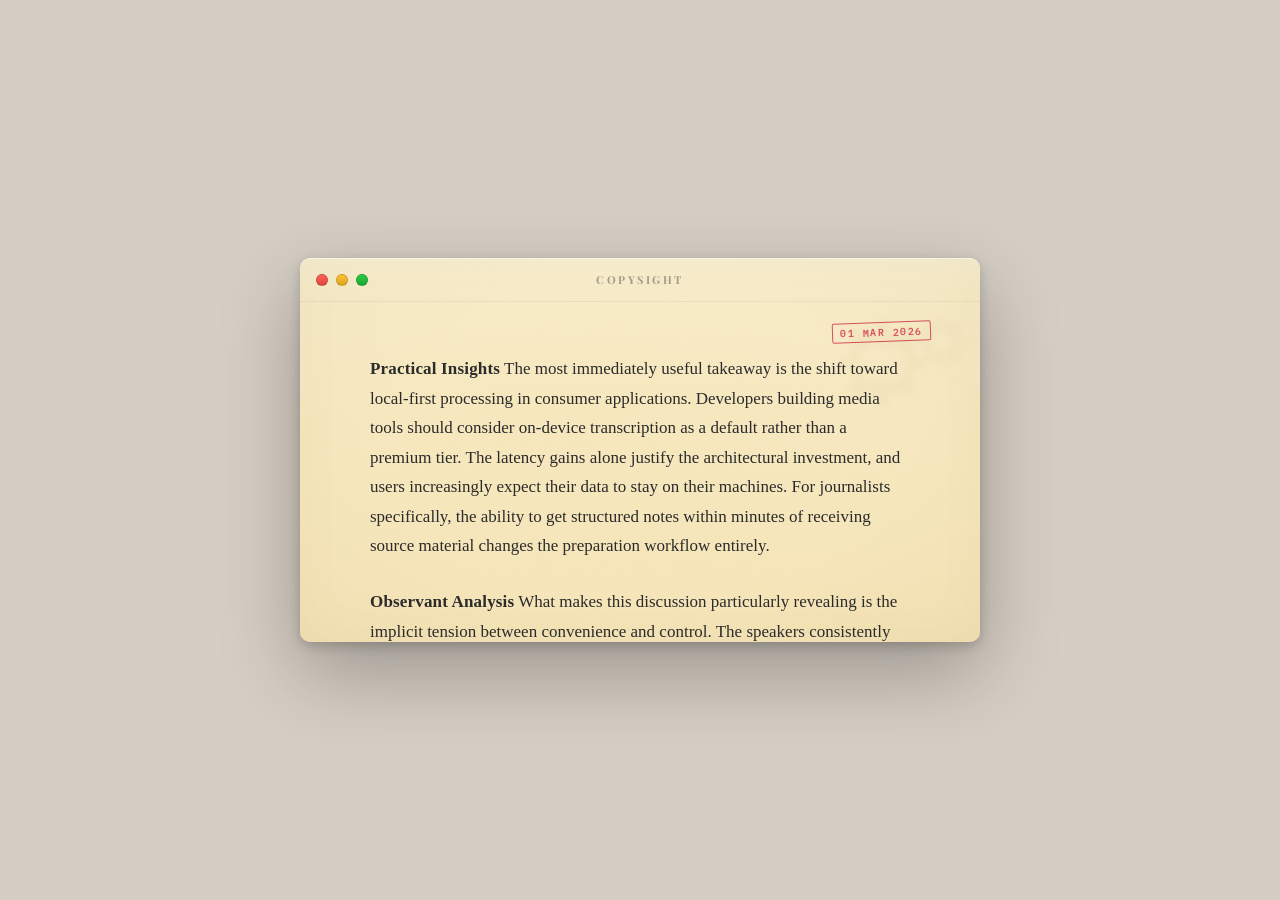
<file: prototypes/screen-3-reader.html>
<!DOCTYPE html>
<html lang="en">
<head>
<meta charset="UTF-8">
<meta name="viewport" content="width=device-width, initial-scale=1.0">
<title>Copysight — Screen 3: The Reader</title>
<link rel="preconnect" href="https://fonts.googleapis.com">
<link rel="preconnect" href="https://fonts.gstatic.com" crossorigin>
<link href="https://fonts.googleapis.com/css2?family=Playfair+Display:wght@700&family=IBM+Plex+Sans:wght@400;600;700&family=IBM+Plex+Mono:wght@400;500&display=swap" rel="stylesheet">

<style>
  :root {
    --base:       #F7E9C1;
    --red:        #D1344B;
    --ink:        #2B2B2B;
    --ink-light:  #4A4A4A;
    --gear-color: #C4AA78;
  }

  * { margin: 0; padding: 0; box-sizing: border-box; }

  body {
    background: #D5CEC4;
    display: flex;
    align-items: center;
    justify-content: center;
    min-height: 100vh;
    font-family: 'IBM Plex Sans', -apple-system, sans-serif;
  }

  /* ===== WINDOW =====
     Same chrome as Screen 1 but calmer paper surface.
     Fewer warm spots, gentler vignette, minimal texture.
     The reading room is quiet. */

  .window {
    width: 680px;
    border-radius: 10px;
    box-shadow:
      0 1px 0 rgba(255,255,255,0.5) inset,
      0 30px 80px rgba(0,0,0,0.28),
      0 4px 12px rgba(0,0,0,0.18),
      inset 0 0 50px rgba(140,115,65,0.04);
    overflow: hidden;
    position: relative;

    /* Smooth manila — much calmer than Screen 1's layered texture */
    background:
      /* Very gentle edge vignette */
      radial-gradient(ellipse at 50% 50%, transparent 55%, rgba(150,125,70,0.05) 100%),
      /* Single subtle warm spot — barely there */
      radial-gradient(ellipse at 35% 40%, rgba(250,225,165,0.10), transparent 55%),
      /* Flat, even base — the paper is smooth and well-pressed */
      linear-gradient(178deg, #F9EECC 0%, var(--base) 40%, #F6E5B8 100%);
  }

  /* Very fine grain — almost imperceptible. The Reader is calm. */
  .window::before {
    content: '';
    position: absolute;
    inset: 0;
    background-image: url("data:image/svg+xml,%3Csvg viewBox='0 0 256 256' xmlns='http://www.w3.org/2000/svg'%3E%3Cfilter id='n'%3E%3CfeTurbulence type='fractalNoise' baseFrequency='0.9' numOctaves='4' stitchTiles='stitch'/%3E%3C/filter%3E%3Crect width='100%25' height='100%25' filter='url(%23n)' opacity='0.03'/%3E%3C/svg%3E");
    background-size: 200px;
    pointer-events: none;
    border-radius: 10px;
    z-index: 3;
    mix-blend-mode: multiply;
  }

  /* No coarse fiber layer on Screen 3 — paper is clean and pressed */

  /* ===== TITLEBAR ===== */

  .titlebar {
    height: 44px;
    display: flex;
    align-items: center;
    padding: 0 16px;
    position: relative;
    background: linear-gradient(180deg, rgba(255,255,255,0.12) 0%, rgba(255,255,255,0) 100%);
    border-bottom: 1px solid rgba(0,0,0,0.06);
    z-index: 5;
  }

  .traffic-lights { display: flex; gap: 8px; }

  .traffic-light {
    width: 12px; height: 12px;
    border-radius: 50%;
    border: 0.5px solid rgba(0,0,0,0.15);
  }
  .tl-close { background: linear-gradient(180deg, #FF6058, #E14640); }
  .tl-min   { background: linear-gradient(180deg, #FFC02E, #DFA524); }
  .tl-max   { background: linear-gradient(180deg, #2ACB42, #1FA634); }

  .titlebar-text {
    position: absolute;
    left: 50%; transform: translateX(-50%);
    font-family: 'Playfair Display', Georgia, serif;
    font-weight: 700;
    font-size: 11px;
    letter-spacing: 2.5px;
    text-transform: uppercase;
    color: var(--ink); opacity: 0.4;
  }

  /* ===== WATERCOLOR GEARS =====
     Much fainter than Screen 1 — barely visible.
     Only upper-right cluster. The text dominates. */

  .watercolor-gears {
    position: absolute;
    top: 44px;
    left: 0; right: 0; bottom: 0;
    pointer-events: none;
    z-index: 1;
    overflow: hidden;
  }

  .watercolor-gears svg {
    position: absolute;
    fill: var(--gear-color);
    mix-blend-mode: multiply;
    opacity: 0;
  }

  .wg-r1 {
    width: 150px; height: 150px;
    top: 8px; right: 24px;
    opacity: 0.07 !important;
    filter: blur(3px);
  }

  .wg-r2 {
    width: 70px; height: 70px;
    top: 10px; right: 4px;
    opacity: 0.05 !important;
    filter: blur(2.5px);
  }

  /* ===== CONTENT =====
     Fixed height matching Screen 1 (min-height: 340px).
     Article scrolls inside. The window stays compact. */

  .content {
    padding: 20px 50px 0;
    position: relative;
    z-index: 2;
    height: 340px;
    overflow-y: auto;
    overflow-x: hidden;
  }

  /* Subtle scrollbar — doesn't compete with content */
  .content::-webkit-scrollbar {
    width: 6px;
  }
  .content::-webkit-scrollbar-track {
    background: transparent;
  }
  .content::-webkit-scrollbar-thumb {
    background: rgba(43,43,43,0.12);
    border-radius: 3px;
  }
  .content::-webkit-scrollbar-thumb:hover {
    background: rgba(43,43,43,0.22);
  }

  /* ===== DATE STAMP =====
     Small red stamp in upper-right corner.
     The only skeuomorphic accent on Screen 3. */

  .date-stamp {
    display: block;
    text-align: right;
    font-family: 'IBM Plex Mono', monospace;
    font-size: 10px;
    font-weight: 500;
    letter-spacing: 1.5px;
    color: var(--red);
    text-transform: uppercase;
    opacity: 0.85;
    margin-bottom: 12px;
    z-index: 4;
  }

  .date-stamp span {
    display: inline-block;
    transform: rotate(-2deg);
    /* Ink-bleed effect */
    text-shadow:
      0 0 1px rgba(209,52,75,0.25),
      0.3px 0.2px 0 rgba(209,52,75,0.08);
    /* Stamp border */
    border: 1.5px solid var(--red);
    border-radius: 2px;
    padding: 3px 7px 2px;
  }

  /* ===== ARTICLE =====
     Editorial reading experience — serif, wide leading, centered column. */

  .article {
    max-width: 540px;
    margin: 0 auto;
    padding-bottom: 40px;
  }

  .article p {
    font-family: Georgia, 'Charter', 'Palatino Linotype', serif;
    font-size: 17px;
    line-height: 1.74;
    color: var(--ink);
    margin-bottom: 26px;
    text-align: left;
    /* Subtle text rendering for editorial feel */
    -webkit-font-smoothing: antialiased;
    text-rendering: optimizeLegibility;
  }

  .article p:last-child {
    margin-bottom: 0;
  }

  /* Section headers — bold, inline, same size as body.
     They flow into the paragraph, not separate. */
  .article p strong {
    font-weight: 700;
    letter-spacing: 0.01em;
  }

  /* ===== NAV HINT =====
     Subtle chevron at left edge — hints at Library (Screen 4).
     Barely visible, appears on hover. */

  .nav-hint {
    position: absolute;
    left: 0;
    top: 44px; /* below titlebar */
    bottom: 0;
    width: 28px;
    display: flex;
    align-items: center;
    justify-content: center;
    z-index: 6;
    cursor: pointer;
    opacity: 0;
    transition: opacity 0.25s ease;
  }

  .window:hover .nav-hint {
    opacity: 1;
  }

  .nav-hint-arrow {
    font-size: 18px;
    color: var(--ink);
    opacity: 0.14;
    transition: opacity 0.15s ease;
    user-select: none;
    font-family: -apple-system, sans-serif;
  }

  .nav-hint:hover .nav-hint-arrow {
    opacity: 0.32;
  }

  .nav-hint-label {
    position: absolute;
    left: 28px;
    top: 50%;
    transform: translateY(-50%);
    font-family: 'IBM Plex Mono', monospace;
    font-size: 9px;
    color: var(--ink);
    opacity: 0;
    white-space: nowrap;
    letter-spacing: 0.5px;
    transition: opacity 0.15s ease;
    pointer-events: none;
  }

  .nav-hint:hover .nav-hint-label {
    opacity: 0.3;
  }

  /* ===== SIDEBAR VARIANT =====
     When opening a fiszka FROM the Library, the Reader shows
     with sidebar tabs visible. No gears in this mode.
     Toggle: add .with-sidebar to .window */

  .sidebar {
    display: none;
    flex-direction: column;
    padding: 12px 0;
    gap: 4px;
    flex-shrink: 0;
    width: 36px;
  }

  .window.with-sidebar .sidebar {
    display: flex;
  }

  /* Hide gears + nav hint when sidebar is visible */
  .window.with-sidebar .watercolor-gears,
  .window.with-sidebar .nav-hint {
    display: none;
  }

  /* Adjust content layout when sidebar is present */
  .window.with-sidebar .main-layout {
    display: flex;
    height: 340px;
  }

  .window.with-sidebar .content {
    flex: 1;
    padding-left: 20px;
  }

  .sidebar .tab {
    width: 32px;
    border-radius: 0 6px 6px 0;
    padding: 14px 0;
    display: flex;
    align-items: center;
    justify-content: center;
    cursor: pointer;
    transition: opacity 0.15s ease;
  }

  .sidebar .tab span {
    writing-mode: vertical-rl;
    text-orientation: mixed;
    transform: rotate(180deg);
    font-family: 'IBM Plex Sans', sans-serif;
    font-size: 9px;
    font-weight: 700;
    letter-spacing: 1.2px;
    text-transform: uppercase;
    color: rgba(255,255,255,0.92);
    user-select: none;
  }

  .sidebar .tab:hover { opacity: 0.85; }

  .tab-fresh   { background: var(--ink); }
  .tab-recent  { background: #4A89C5; }
  .tab-settled { background: var(--red); }
  .tab-gold    { background: #E5B742; }
  .tab-gold span { color: rgba(43,43,43,0.85); }

  /* ===== RESPONSIVE ===== */

  @media (max-width: 720px) {
    .window { width: 95vw; min-width: 360px; }
    .content { padding: 36px 28px 44px; }
    .article p { font-size: 16px; }
  }
</style>
</head>
<body>

<div class="window">
  <div class="titlebar">
    <div class="traffic-lights">
      <div class="traffic-light tl-close"></div>
      <div class="traffic-light tl-min"></div>
      <div class="traffic-light tl-max"></div>
    </div>
    <span class="titlebar-text">Copysight</span>
  </div>

  <!-- Watercolor gear stains — much fainter than Screen 1 -->
  <div class="watercolor-gears">
    <svg class="wg-r1" viewBox="0 0 140 140" xmlns="http://www.w3.org/2000/svg">
      <path d="M66,18 L66,8 L76,8 L76,18 C81,18.6 85.5,20.5 89.5,23 L96,16 L104,24 L97,31 C99.5,35 101.3,39.5 102,44 L112,44 L112,54 L102,54 C101.3,58.5 99.5,63 97,67 L104,74 L96,82 L89.5,75 C85.5,77.5 81,79.4 76,80 L76,90 L66,90 L66,80 C61,79.4 56.5,77.5 52.5,75 L46,82 L38,74 L45,67 C42.5,63 40.7,58.5 40,54 L30,54 L30,44 L40,44 C40.7,39.5 42.5,35 45,31 L38,24 L46,16 L52.5,23 C56.5,20.5 61,18.6 66,18 Z M71,34 A17,17 0 1,0 71,66 A17,17 0 1,0 71,34 Z"/>
    </svg>
    <svg class="wg-r2" viewBox="0 0 60 60" xmlns="http://www.w3.org/2000/svg">
      <path d="M28,8 L28,3 L34,3 L34,8 C36.5,8.3 38.8,9.2 40.7,10.5 L44,7 L49,12 L45.7,15.3 C47,17.2 47.8,19.5 48.1,22 L53,22 L53,28 L48.1,28 C47.8,30.5 47,32.8 45.7,34.7 L49,38 L44,43 L40.7,39.5 C38.8,40.8 36.5,41.7 34,42 L34,47 L28,47 L28,42 C25.5,41.7 23.2,40.8 21.3,39.5 L18,43 L13,38 L16.3,34.7 C15,32.8 14.2,30.5 13.9,28 L9,28 L9,22 L13.9,22 C14.2,19.5 15,17.2 16.3,15.3 L13,12 L18,7 L21.3,10.5 C23.2,9.2 25.5,8.3 28,8 Z M31,18 A8,8 0 1,0 31,34 A8,8 0 1,0 31,18 Z"/>
    </svg>
  </div>

  <!-- Navigation hint: swipe/arrow left → Library -->
  <div class="nav-hint">
    <span class="nav-hint-arrow">&#x2039;</span>
    <span class="nav-hint-label">Library</span>
  </div>

  <!-- Sidebar: hidden by default, visible with .with-sidebar on .window -->
  <div class="main-layout">
    <nav class="sidebar">
      <div class="tab tab-fresh"><span>Fresh</span></div>
      <div class="tab tab-recent"><span>Recent</span></div>
      <div class="tab tab-settled"><span>Settled</span></div>
      <div class="tab tab-gold"><span>Gold</span></div>
    </nav>

    <div class="content">
    <!-- Date stamp — the only analog accent -->
    <div class="date-stamp"><span>01 Mar 2026</span></div>

    <article class="article">
      <p><strong>Practical Insights</strong> The most immediately useful takeaway is the shift toward local-first processing in consumer applications. Developers building media tools should consider on-device transcription as a default rather than a premium tier. The latency gains alone justify the architectural investment, and users increasingly expect their data to stay on their machines. For journalists specifically, the ability to get structured notes within minutes of receiving source material changes the preparation workflow entirely.</p>

      <p><strong>Observant Analysis</strong> What makes this discussion particularly revealing is the implicit tension between convenience and control. The speakers consistently frame cloud-based tools as a compromise rather than a solution, which marks a notable departure from the prevailing industry narrative. There is also a recurring pattern of referencing editorial workflows from print journalism as models for digital tool design. This suggests the most effective knowledge tools may draw from pre-digital information practices rather than attempting to reinvent them from first principles.</p>

      <p><strong>Predictions</strong> Based on the trajectory outlined here, the next eighteen months will likely see a wave of desktop applications that combine local AI inference with traditional editorial structures. The emphasis on structured output over raw transcription points toward a broader trend: users want interpretation, not just data. Tools that can deliver a curated briefing in the time it takes to make coffee will command premium positioning. The filing cabinet metaphor, used repeatedly in this conversation, may prove prescient as a design pattern for personal knowledge management.</p>
    </article>
  </div>
  </div><!-- /main-layout -->
</div>

</body>
</html>
</file>
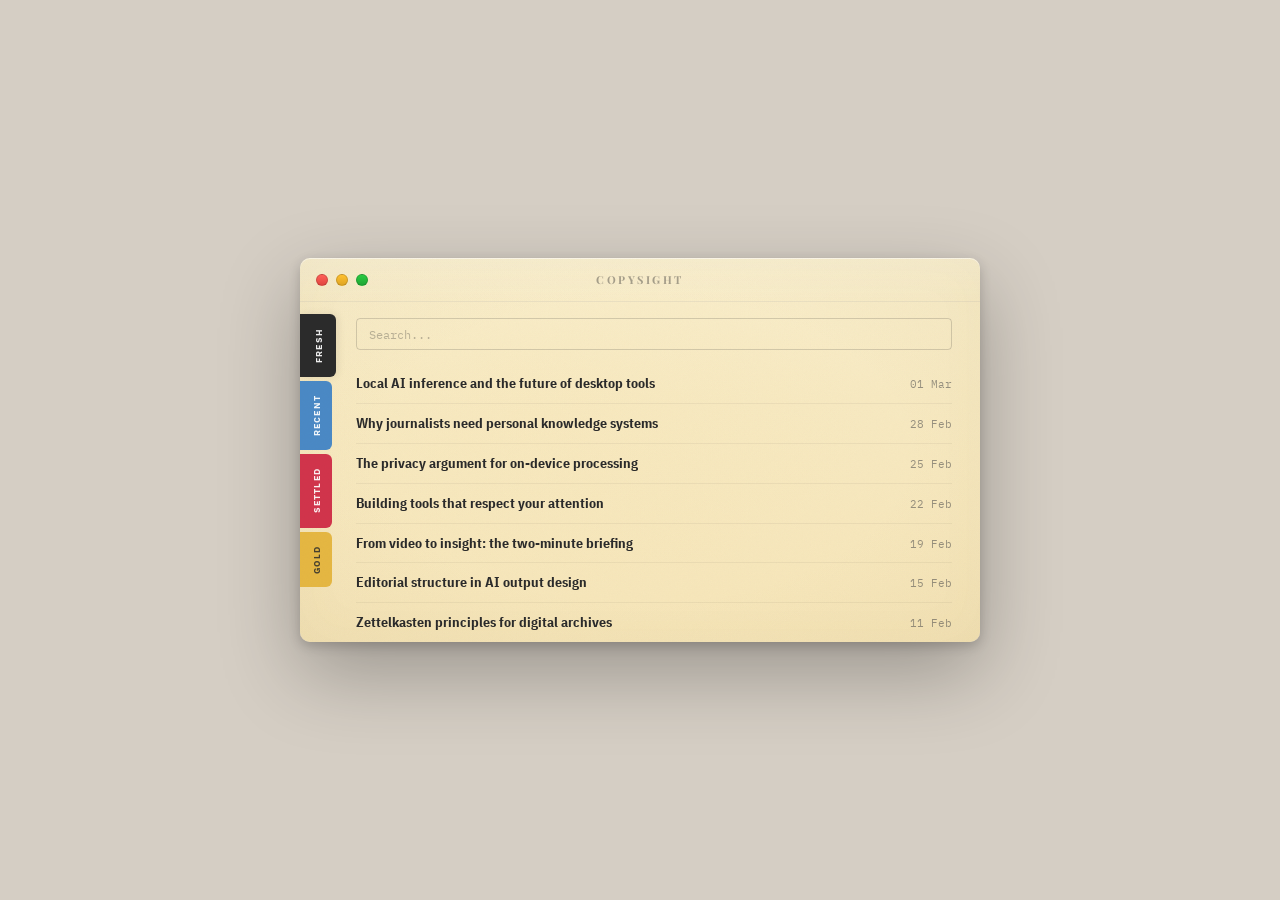
<file: prototypes/screen-4-library.html>
<!DOCTYPE html>
<html lang="en">
<head>
<meta charset="UTF-8">
<meta name="viewport" content="width=device-width, initial-scale=1.0">
<title>Copysight — Screen 4: The Library</title>
<link rel="preconnect" href="https://fonts.googleapis.com">
<link rel="preconnect" href="https://fonts.gstatic.com" crossorigin>
<link href="https://fonts.googleapis.com/css2?family=Playfair+Display:wght@700&family=IBM+Plex+Sans:wght@400;600;700&family=IBM+Plex+Sans+Condensed:wght@700&family=IBM+Plex+Mono:wght@400;500&display=swap" rel="stylesheet">

<style>
  :root {
    --base:       #F7E9C1;
    --red:        #D1344B;
    --blue:       #4A89C5;
    --gold:       #E5B742;
    --ink:        #2B2B2B;
    --ink-light:  #4A4A4A;
  }

  * { margin: 0; padding: 0; box-sizing: border-box; }

  body {
    background: #D5CEC4;
    display: flex;
    align-items: center;
    justify-content: center;
    min-height: 100vh;
    font-family: 'IBM Plex Sans', -apple-system, sans-serif;
  }

  /* ===== WINDOW =====
     Same dimensions as Screen 1 & 3.
     No gears — the Library is clean text. */

  .window {
    width: 680px;
    border-radius: 10px;
    box-shadow:
      0 1px 0 rgba(255,255,255,0.5) inset,
      0 30px 80px rgba(0,0,0,0.28),
      0 4px 12px rgba(0,0,0,0.18),
      inset 0 0 50px rgba(140,115,65,0.04);
    overflow: hidden;
    position: relative;
    display: flex;
    flex-direction: column;

    /* Smooth manila — same calm surface as Screen 3 */
    background:
      radial-gradient(ellipse at 50% 50%, transparent 55%, rgba(150,125,70,0.05) 100%),
      radial-gradient(ellipse at 35% 40%, rgba(250,225,165,0.10), transparent 55%),
      linear-gradient(178deg, #F9EECC 0%, var(--base) 40%, #F6E5B8 100%);
  }

  /* Very subtle grain — same as Screen 3 */
  .window::before {
    content: '';
    position: absolute;
    inset: 0;
    background-image: url("data:image/svg+xml,%3Csvg viewBox='0 0 256 256' xmlns='http://www.w3.org/2000/svg'%3E%3Cfilter id='n'%3E%3CfeTurbulence type='fractalNoise' baseFrequency='0.9' numOctaves='4' stitchTiles='stitch'/%3E%3C/filter%3E%3Crect width='100%25' height='100%25' filter='url(%23n)' opacity='0.03'/%3E%3C/svg%3E");
    background-size: 200px;
    pointer-events: none;
    border-radius: 10px;
    z-index: 3;
    mix-blend-mode: multiply;
  }

  /* No coarse layer, no gears — Library is the clean filing cabinet */

  /* ===== TITLEBAR ===== */

  .titlebar {
    height: 44px;
    display: flex;
    align-items: center;
    padding: 0 16px;
    position: relative;
    background: linear-gradient(180deg, rgba(255,255,255,0.12) 0%, rgba(255,255,255,0) 100%);
    border-bottom: 1px solid rgba(0,0,0,0.06);
    z-index: 5;
    flex-shrink: 0;
  }

  .traffic-lights { display: flex; gap: 8px; }

  .traffic-light {
    width: 12px; height: 12px;
    border-radius: 50%;
    border: 0.5px solid rgba(0,0,0,0.15);
  }
  .tl-close { background: linear-gradient(180deg, #FF6058, #E14640); }
  .tl-min   { background: linear-gradient(180deg, #FFC02E, #DFA524); }
  .tl-max   { background: linear-gradient(180deg, #2ACB42, #1FA634); }

  .titlebar-text {
    position: absolute;
    left: 50%; transform: translateX(-50%);
    font-family: 'Playfair Display', Georgia, serif;
    font-weight: 700;
    font-size: 11px;
    letter-spacing: 2.5px;
    text-transform: uppercase;
    color: var(--ink); opacity: 0.4;
  }

  /* ===== MAIN LAYOUT =====
     Sidebar tabs on left + content area on right.
     Fixed height to match other screens. */

  .main {
    display: flex;
    height: 340px;
    position: relative;
    z-index: 2;
  }

  /* ===== SIDEBAR =====
     Vertical staggered folder tabs — age-based filing system.
     Flat colored rectangles with white rotated text.
     Inspired by physical filing cabinet tabs. */

  .sidebar {
    display: flex;
    flex-direction: column;
    padding: 12px 0 12px 0;
    gap: 4px;
    flex-shrink: 0;
    width: 36px;
  }

  .tab {
    width: 32px;
    border-radius: 0 6px 6px 0;
    padding: 14px 0;
    display: flex;
    align-items: center;
    justify-content: center;
    cursor: pointer;
    position: relative;
    transition: opacity 0.15s ease;
  }

  .tab span {
    writing-mode: vertical-rl;
    text-orientation: mixed;
    transform: rotate(180deg);
    font-family: 'IBM Plex Sans', sans-serif;
    font-size: 9px;
    font-weight: 700;
    letter-spacing: 1.2px;
    text-transform: uppercase;
    color: rgba(255,255,255,0.92);
    user-select: none;
  }

  .tab:hover { opacity: 0.85; }

  .tab.active {
    width: 36px;
    box-shadow: 2px 0 8px rgba(0,0,0,0.08);
  }

  .tab-fresh   { background: var(--ink); }
  .tab-recent  { background: var(--blue); }
  .tab-settled { background: var(--red); }
  .tab-gold    { background: var(--gold); }
  .tab-gold span { color: rgba(43,43,43,0.85); }

  /* ===== CONTENT AREA ===== */

  .content-area {
    flex: 1;
    display: flex;
    flex-direction: column;
    padding: 16px 28px 0 20px;
    overflow: hidden;
  }

  /* ===== SEARCH BAR =====
     Thin outline, zero 3D. Clean and functional. */

  .search-bar {
    width: 100%;
    height: 32px;
    border: 1px solid rgba(43,43,43,0.18);
    border-radius: 4px;
    background: transparent;
    padding: 0 12px;
    font-family: 'IBM Plex Mono', monospace;
    font-size: 12px;
    color: var(--ink);
    outline: none;
    margin-bottom: 14px;
    flex-shrink: 0;
    transition: border-color 0.15s ease;
  }

  .search-bar::placeholder {
    color: rgba(43,43,43,0.3);
  }

  .search-bar:focus {
    border-color: rgba(43,43,43,0.35);
  }

  /* ===== FILE LIST =====
     Clean text rows. Title + date. Hairline separators. */

  .file-list {
    flex: 1;
    overflow-y: auto;
    overflow-x: hidden;
  }

  /* Subtle scrollbar */
  .file-list::-webkit-scrollbar { width: 5px; }
  .file-list::-webkit-scrollbar-track { background: transparent; }
  .file-list::-webkit-scrollbar-thumb {
    background: rgba(43,43,43,0.10);
    border-radius: 3px;
  }
  .file-list::-webkit-scrollbar-thumb:hover {
    background: rgba(43,43,43,0.20);
  }

  .file-row {
    display: flex;
    align-items: baseline;
    justify-content: space-between;
    padding: 10px 0;
    border-bottom: 1px solid rgba(43,43,43,0.06);
    cursor: pointer;
    transition: background 0.1s ease;
    gap: 16px;
  }

  .file-row:hover {
    background: rgba(43,43,43,0.02);
  }

  .file-row:last-child {
    border-bottom: none;
  }

  .file-title {
    font-family: 'IBM Plex Sans Condensed', 'IBM Plex Sans', sans-serif;
    font-weight: 700;
    font-size: 14px;
    color: var(--ink);
    line-height: 1.35;
    flex: 1;
    min-width: 0;
    overflow: hidden;
    text-overflow: ellipsis;
    white-space: nowrap;
  }

  .file-date {
    font-family: 'IBM Plex Mono', monospace;
    font-size: 11px;
    color: var(--ink-light);
    opacity: 0.55;
    flex-shrink: 0;
    white-space: nowrap;
  }

  /* ===== NAV HINT =====
     Subtle chevron at right edge — hints at Reader (Screen 3).
     Appears on hover. */

  .nav-hint {
    position: absolute;
    right: 0;
    top: 44px;
    bottom: 0;
    width: 28px;
    display: flex;
    align-items: center;
    justify-content: center;
    z-index: 6;
    cursor: pointer;
    opacity: 0;
    transition: opacity 0.25s ease;
  }

  .window:hover .nav-hint {
    opacity: 1;
  }

  .nav-hint-arrow {
    font-size: 18px;
    color: var(--ink);
    opacity: 0.14;
    transition: opacity 0.15s ease;
    user-select: none;
    font-family: -apple-system, sans-serif;
  }

  .nav-hint:hover .nav-hint-arrow {
    opacity: 0.32;
  }

  .nav-hint-label {
    position: absolute;
    right: 28px;
    top: 50%;
    transform: translateY(-50%);
    font-family: 'IBM Plex Mono', monospace;
    font-size: 9px;
    color: var(--ink);
    opacity: 0;
    white-space: nowrap;
    letter-spacing: 0.5px;
    transition: opacity 0.15s ease;
    pointer-events: none;
  }

  .nav-hint:hover .nav-hint-label {
    opacity: 0.3;
  }

  /* ===== RESPONSIVE ===== */

  @media (max-width: 720px) {
    .window { width: 95vw; min-width: 360px; }
    .content-area { padding: 14px 16px 0 12px; }
  }
</style>
</head>
<body>

<div class="window">
  <div class="titlebar">
    <div class="traffic-lights">
      <div class="traffic-light tl-close"></div>
      <div class="traffic-light tl-min"></div>
      <div class="traffic-light tl-max"></div>
    </div>
    <span class="titlebar-text">Copysight</span>
  </div>

  <!-- Navigation hint: swipe/arrow right → Reader -->
  <div class="nav-hint">
    <span class="nav-hint-arrow">&#x203A;</span>
    <span class="nav-hint-label">Reader</span>
  </div>

  <div class="main">
    <!-- Sidebar: age-based folder tabs -->
    <nav class="sidebar">
      <div class="tab tab-fresh active"><span>Fresh</span></div>
      <div class="tab tab-recent"><span>Recent</span></div>
      <div class="tab tab-settled"><span>Settled</span></div>
      <div class="tab tab-gold"><span>Gold</span></div>
    </nav>

    <div class="content-area">
      <!-- Search bar: thin outline, zero 3D -->
      <input type="text" class="search-bar" placeholder="Search...">

      <!-- File list: title + date, hairline separators -->
      <div class="file-list">
        <div class="file-row">
          <span class="file-title">Local AI inference and the future of desktop tools</span>
          <span class="file-date">01 Mar</span>
        </div>
        <div class="file-row">
          <span class="file-title">Why journalists need personal knowledge systems</span>
          <span class="file-date">28 Feb</span>
        </div>
        <div class="file-row">
          <span class="file-title">The privacy argument for on-device processing</span>
          <span class="file-date">25 Feb</span>
        </div>
        <div class="file-row">
          <span class="file-title">Building tools that respect your attention</span>
          <span class="file-date">22 Feb</span>
        </div>
        <div class="file-row">
          <span class="file-title">From video to insight: the two-minute briefing</span>
          <span class="file-date">19 Feb</span>
        </div>
        <div class="file-row">
          <span class="file-title">Editorial structure in AI output design</span>
          <span class="file-date">15 Feb</span>
        </div>
        <div class="file-row">
          <span class="file-title">Zettelkasten principles for digital archives</span>
          <span class="file-date">11 Feb</span>
        </div>
        <div class="file-row">
          <span class="file-title">The filing cabinet metaphor in modern UX</span>
          <span class="file-date">07 Feb</span>
        </div>
      </div>
    </div>
  </div>
</div>

</body>
</html>
</file>
<file: ui/styles.css>
/* ═══════════════════════════════════════════════════
   Copysight — Unified Styles (Minimalist Archive)
   Merged from prototypes: screen-1, screen-3, screen-4
   ═══════════════════════════════════════════════════ */

/* ── CSS Variables ── */
:root {
  --base:       #F7E9C1;
  --red:        #D1344B;
  --red-dark:   #8B1E30;
  --red-mid:    #A82A3D;
  --red-light:  #E8546A;
  --red-hot:    #F07080;
  --blue:       #4A89C5;
  --gold:       #E5B742;
  --ink:        #2B2B2B;
  --ink-light:  #4A4A4A;
  --gear-color: #C4AA78;
}

/* ── Reset ── */
* { margin: 0; padding: 0; box-sizing: border-box; }

/* ── Fonts loaded via <link> in index.html ── */

body {
  background: transparent;
  font-family: 'IBM Plex Sans', -apple-system, sans-serif;
  overflow: hidden;
  user-select: none;
}

/* ═══════════════════════════════════════
   WINDOW CHROME
   ═══════════════════════════════════════ */

.window {
  width: 100vw;
  height: 100vh;
  border-radius: 0;
  overflow: hidden;
  position: relative;
  display: flex;
  flex-direction: column;

  /* Smooth manila base */
  background:
    radial-gradient(ellipse at 50% 50%, transparent 55%, rgba(150,125,70,0.05) 100%),
    radial-gradient(ellipse at 35% 40%, rgba(250,225,165,0.10), transparent 55%),
    linear-gradient(178deg, #F9EECC 0%, var(--base) 40%, #F6E5B8 100%);
}

/* Fine grain noise */
.window::before {
  content: '';
  position: absolute;
  inset: 0;
  background-image: url("data:image/svg+xml,%3Csvg viewBox='0 0 256 256' xmlns='http://www.w3.org/2000/svg'%3E%3Cfilter id='n'%3E%3CfeTurbulence type='fractalNoise' baseFrequency='0.9' numOctaves='4' stitchTiles='stitch'/%3E%3C/filter%3E%3Crect width='100%25' height='100%25' filter='url(%23n)' opacity='0.03'/%3E%3C/svg%3E");
  background-size: 200px;
  pointer-events: none;
  z-index: 3;
  mix-blend-mode: multiply;
}

/* ═══════════════════════════════════════
   SCREEN NAVIGATION
   ═══════════════════════════════════════ */

.screen {
  display: none;
  position: absolute;
  top: 0;
  left: 0;
  right: 0;
  bottom: 0;
  z-index: 2;
}

.screen.active {
  display: flex;
  flex-direction: column;
}

/* Fade transition */
.screen.fade-in {
  animation: fadeIn 0.3s ease-out;
}

@keyframes fadeIn {
  from { opacity: 0; }
  to   { opacity: 1; }
}

/* ═══════════════════════════════════════
   SCREEN 1+2: INPUT DESK + STAMPING
   ═══════════════════════════════════════ */

/* Richer paper texture for Input Desk */
#screen-input {
  background:
    radial-gradient(ellipse at 50% 50%, transparent 50%, rgba(150,125,70,0.09) 100%),
    radial-gradient(ellipse at 22% 28%, rgba(252,225,165,0.22), transparent 55%),
    radial-gradient(ellipse at 78% 55%, rgba(245,215,148,0.16), transparent 50%),
    radial-gradient(ellipse at 45% 82%, rgba(238,208,135,0.10), transparent 45%),
    radial-gradient(ellipse at 65% 18%, rgba(210,200,175,0.08), transparent 40%),
    linear-gradient(172deg, #FAF0CC 0%, var(--base) 30%, #F5E2B2 60%, #F2DCA8 90%, #EEDAA2 100%);
}

/* Coarse fiber layer for Input Desk */
#screen-input::after {
  content: '';
  position: absolute;
  inset: 0;
  background-image: url("data:image/svg+xml,%3Csvg viewBox='0 0 400 400' xmlns='http://www.w3.org/2000/svg'%3E%3Cfilter id='f'%3E%3CfeTurbulence type='fractalNoise' baseFrequency='0.35' numOctaves='3' seed='7' stitchTiles='stitch'/%3E%3CfeColorMatrix type='saturate' values='0'/%3E%3C/filter%3E%3Crect width='100%25' height='100%25' filter='url(%23f)' opacity='0.04'/%3E%3C/svg%3E");
  background-size: 280px;
  pointer-events: none;
  z-index: 4;
  mix-blend-mode: multiply;
}

.input-content {
  flex: 1;
  display: flex;
  flex-direction: column;
  align-items: center;
  justify-content: center;
  position: relative;
  z-index: 5;
  padding: 32px 60px 0;  /* calibrated: groupCenter = viewportCenter in pywebview */
}

/* Watercolor gear stains */
.watercolor-gears {
  position: absolute;
  top: 0; left: 0; right: 0; bottom: 0;
  pointer-events: none;
  z-index: 1;
  overflow: hidden;
}

.watercolor-gears svg {
  position: absolute;
  fill: var(--gear-color);
  mix-blend-mode: multiply;
  opacity: 0;
}

.wg-r1 { width: 170px; height: 170px; top: 10px; right: 30px; opacity: 0.14 !important; filter: blur(2.5px); }
.wg-r2 { width: 80px; height: 80px; top: 12px; right: 8px; opacity: 0.11 !important; filter: blur(2px); }
.wg-l1 { width: 110px; height: 110px; top: 30px; left: 16px; opacity: 0.08 !important; filter: blur(3px); }

/* Brand title */
.brand-title {
  font-family: 'Playfair Display', Georgia, serif;
  font-weight: 900;
  font-size: 54px;
  letter-spacing: 5.7px;  /* calibrated: title width = URL slot width (400px) */
  color: var(--ink);
  text-transform: uppercase;
  user-select: none;
  text-shadow:
    0 1px 0 rgba(255,255,255,0.25),
    0 -0.5px 0 rgba(0,0,0,0.08);
  margin-bottom: 10px;
}

/* Tagline */
.brand-tagline {
  font-family: 'IBM Plex Sans', sans-serif;
  font-size: 13px;
  font-weight: 400;
  color: var(--ink);
  opacity: 0.32;
  letter-spacing: 0.3px;
  margin-bottom: 32px;
  user-select: none;
  transition: opacity 0.4s ease;
}

.brand-tagline.hidden {
  opacity: 0;
}

/* Input row: URL slot centered, button positioned outside flow */
.input-row {
  position: relative;
  width: 400px;          /* matches url-slot — centered by parent align-items */
}

.url-slot {
  width: 100%;           /* fills .input-row (400px) */
  height: 40px;
  background: linear-gradient(180deg, rgba(0,0,0,0.055) 0%, rgba(0,0,0,0.02) 100%);
  border-radius: 20px;
  border: none;
  outline: none;
  box-shadow:
    inset 0 3px 8px rgba(0,0,0,0.13),
    inset 0 1px 2px rgba(0,0,0,0.09),
    inset 0 0 0 0.5px rgba(0,0,0,0.05),
    0 1px 0 rgba(255,255,255,0.5);
  padding: 0 20px;
  font-family: 'IBM Plex Mono', monospace;
  font-size: 15px;
  color: var(--ink);
  caret-color: var(--red);
  transition: box-shadow 0.2s ease;
}

.url-slot::placeholder {
  color: rgba(43,43,43,0.25);
  font-family: 'IBM Plex Mono', monospace;
}

.url-slot:focus {
  box-shadow:
    inset 0 3px 8px rgba(0,0,0,0.15),
    inset 0 1px 2px rgba(0,0,0,0.11),
    inset 0 0 0 0.5px rgba(0,0,0,0.07),
    0 0 0 3px rgba(209,52,75,0.1),
    0 1px 0 rgba(255,255,255,0.5);
}

/* Nipple Button — positioned outside flow, right of URL slot */
.nipple-btn {
  position: absolute;
  left: calc(100% + 20px);  /* 20px gap from URL slot right edge */
  top: 50%;
  transform: translateY(-50%);
  width: 76px; height: 76px;
  border-radius: 50%;
  border: none;
  cursor: pointer;

  background:
    radial-gradient(circle at 36% 30%,
      var(--red-hot) 0%, var(--red-light) 16%, var(--red) 38%,
      var(--red-mid) 62%, var(--red-dark) 88%, #5A1018 100%
    );

  box-shadow:
    0 4px 0 #6A1A28,
    0 5px 2px rgba(90,16,24,0.7),
    0 10px 24px rgba(0,0,0,0.28),
    0 3px 8px rgba(0,0,0,0.14),
    inset 0 2px 5px rgba(255,255,255,0.22),
    inset 0 -4px 10px rgba(0,0,0,0.3),
    inset 0 0 0 1px rgba(255,255,255,0.05);

  transition: all 0.08s ease;
  outline: none;
}

.nipple-btn::before {
  content: '';
  position: absolute;
  top: 8px; left: 12px;
  width: 30px; height: 18px;
  background: radial-gradient(ellipse at 50% 35%,
    rgba(255,255,255,0.5) 0%, rgba(255,255,255,0.15) 40%, rgba(255,255,255,0) 70%
  );
  border-radius: 50%;
  pointer-events: none;
  transform: rotate(-18deg);
}

.nipple-btn::after {
  content: '';
  position: absolute;
  top: 14px; left: 20px;
  width: 10px; height: 6px;
  background: radial-gradient(ellipse,
    rgba(255,255,255,0.6) 0%, rgba(255,255,255,0) 100%
  );
  border-radius: 50%;
  pointer-events: none;
  filter: blur(0.8px);
}

.nipple-btn:active {
  transform: translateY(calc(-50% + 3px));
  box-shadow:
    0 1px 0 #6A1A28,
    0 2px 1px rgba(90,16,24,0.6),
    0 4px 10px rgba(0,0,0,0.2),
    inset 0 2px 4px rgba(255,255,255,0.15),
    inset 0 -2px 6px rgba(0,0,0,0.35);
}

.nipple-btn:hover {
  background:
    radial-gradient(circle at 36% 30%,
      #F58898 0%, #EE6478 16%, #D83E55 38%,
      var(--red-mid) 62%, var(--red-dark) 88%, #5A1018 100%
    );
}

.nipple-btn.busy {
  opacity: 0.5;
  cursor: not-allowed;
  animation: pulse-busy 1.8s ease-in-out infinite;
}

@keyframes pulse-busy {
  0%, 100% { opacity: 0.5; }
  50%      { opacity: 0.35; }
}

/* Stamp area */
.stamp-area {
  margin-top: 32px;
  display: flex;
  flex-direction: column;
  align-items: center;
  gap: 6px;
  min-height: 0;
  width: 100%;
}

.stamp-line {
  font-family: 'IBM Plex Mono', monospace;
  font-size: 18px;
  font-weight: 500;
  color: var(--ink);
  opacity: 0.75;
  min-height: 1.3em;
  text-shadow:
    0 0 1.5px rgba(43,43,43,0.15),
    0.5px 0.3px 0 rgba(43,43,43,0.05);
}

/* Slight rotation per line — archival feel */
.stamp-line:nth-child(1) { transform: rotate(-0.4deg); }
.stamp-line:nth-child(2) { transform: rotate(0.5deg); }
.stamp-line:nth-child(3) { transform: rotate(-0.2deg); }
.stamp-line:nth-child(4) { transform: rotate(0.3deg); }
.stamp-line:nth-child(5) { transform: rotate(-0.5deg); }
.stamp-line:nth-child(6) { transform: rotate(0.2deg); }

/* Typewriter cursor — blinking block while typing */
.stamp-line.typing::after {
  content: '\2588';
  font-size: 14px;
  opacity: 0.35;
  animation: cursorBlink 0.65s step-end infinite;
  margin-left: 1px;
}

@keyframes cursorBlink {
  50% { opacity: 0; }
}

/* Sound wave */
.sound-wave {
  position: absolute;
  bottom: 16px;
  right: 20px;
  display: flex;
  align-items: flex-end;
  gap: 2px;
  height: 16px;
  opacity: 0;
  transition: opacity 0.4s ease;
  z-index: 5;
}

.sound-wave.active { opacity: 0.2; }

.sound-wave-bar {
  width: 2px;
  background: var(--ink);
  border-radius: 1px;
  animation: wave-pulse 1.2s ease-in-out infinite;
}

.sound-wave-bar:nth-child(1) { height: 5px; animation-delay: 0s; }
.sound-wave-bar:nth-child(2) { height: 10px; animation-delay: 0.15s; }
.sound-wave-bar:nth-child(3) { height: 16px; animation-delay: 0.3s; }
.sound-wave-bar:nth-child(4) { height: 8px; animation-delay: 0.45s; }
.sound-wave-bar:nth-child(5) { height: 12px; animation-delay: 0.6s; }

@keyframes wave-pulse {
  0%, 100% { transform: scaleY(0.4); }
  50%      { transform: scaleY(1); }
}

/* Settings trigger */
.settings-trigger {
  position: absolute;
  bottom: 14px;
  left: 18px;
  font-size: 26px;
  color: var(--ink);
  opacity: 0.35;
  cursor: pointer;
  transition: opacity 0.15s ease;
  z-index: 10;
  user-select: none;
}

.settings-trigger:hover { opacity: 0.55; }

/* Input shake animation */
@keyframes shake {
  0%,100% { transform: translateX(0); }
  20%     { transform: translateX(-6px); }
  40%     { transform: translateX(5px); }
  60%     { transform: translateX(-4px); }
  80%     { transform: translateX(3px); }
}

.url-slot.shake {
  animation: shake 0.4s ease;
}

/* ═══════════════════════════════════════
   SCREEN 3: READER
   ═══════════════════════════════════════ */

#screen-reader {
  /* position: absolute inherited from .screen — do not override */
}

/* Faint gears for Reader */
#screen-reader .watercolor-gears .wg-r1 { opacity: 0.07 !important; filter: blur(3px); }
#screen-reader .watercolor-gears .wg-r2 { opacity: 0.05 !important; filter: blur(2.5px); }

/* Top-right toolbar: Copy + Export */
.reader-toolbar {
  position: absolute;
  top: 10px;
  right: 16px;
  z-index: 8;
  display: flex;
  gap: 6px;
}

.reader-toolbar button {
  background: rgba(247,233,193,0.85);
  border: 1px solid rgba(43,43,43,0.15);
  font-family: 'IBM Plex Mono', monospace;
  font-size: 11px;
  font-weight: 500;
  color: var(--ink);
  opacity: 0.5;
  cursor: pointer;
  padding: 5px 12px;
  border-radius: 4px;
  transition: opacity 0.15s ease, background 0.15s ease;
}

.reader-toolbar button:hover {
  opacity: 0.85;
  background: rgba(247,233,193,0.95);
  border-color: rgba(43,43,43,0.28);
}

.reader-toolbar button.success {
  color: #2A9D3A;
  opacity: 0.7;
}

.reader-content {
  flex: 1;
  min-height: 0;
  padding: 42px 50px 20px;
  z-index: 2;
  overflow-y: auto;
  overflow-x: hidden;
  user-select: text;
}

/* Scrollbar */
.reader-content::-webkit-scrollbar { width: 6px; }
.reader-content::-webkit-scrollbar-track { background: transparent; }
.reader-content::-webkit-scrollbar-thumb { background: rgba(43,43,43,0.18); border-radius: 3px; }
.reader-content::-webkit-scrollbar-thumb:hover { background: rgba(43,43,43,0.32); }

/* Video metadata — source info above date stamp */
.video-meta {
  font-family: 'IBM Plex Mono', monospace;
  font-size: 11px;
  color: var(--ink);
  opacity: 0.35;
  line-height: 1.5;
  margin-bottom: 8px;
  max-width: 540px;
}

.video-meta:empty { display: none; }

.video-meta .meta-title {
  font-family: 'IBM Plex Sans', sans-serif;
  font-weight: 600;
  font-size: 12px;
  opacity: 1;
  color: var(--ink);
}

.video-meta .meta-detail {
  font-size: 10px;
  letter-spacing: 0.3px;
}

/* Date stamp */
.date-stamp {
  display: block;
  text-align: right;
  font-family: 'IBM Plex Mono', monospace;
  font-size: 10px;
  font-weight: 500;
  letter-spacing: 1.5px;
  color: var(--red);
  text-transform: uppercase;
  opacity: 0.85;
  margin-bottom: 12px;
}

.date-stamp span {
  display: inline-block;
  transform: rotate(-2deg);
  text-shadow:
    0 0 1px rgba(209,52,75,0.25),
    0.3px 0.2px 0 rgba(209,52,75,0.08);
  border: 1.5px solid var(--red);
  border-radius: 2px;
  padding: 3px 7px 2px;
}

/* Article */
.article {
  max-width: 540px;
  margin: 0 auto;
  padding-bottom: 20px;
}

.article p {
  font-family: Georgia, 'Charter', 'Palatino Linotype', serif;
  font-size: 17px;
  line-height: 1.74;
  color: var(--ink);
  margin-bottom: 26px;
  text-align: left;
  -webkit-font-smoothing: antialiased;
  text-rendering: optimizeLegibility;
}

.article p:last-child { margin-bottom: 0; }
.article p strong { font-weight: 700; letter-spacing: 0.01em; }

/* Section headers — editorial dividers */
.article .section-header {
  font-family: 'IBM Plex Sans Condensed', 'IBM Plex Sans', sans-serif;
  font-weight: 700;
  font-size: 10px;
  letter-spacing: 2.5px;
  text-transform: uppercase;
  color: var(--red);
  opacity: 0.65;
  margin: 30px 0 14px 0;
  padding-bottom: 7px;
  border-bottom: 1px solid rgba(209,52,75,0.12);
}

.article .section-header:first-child {
  margin-top: 0;
}

/* Insight blocks — title + body */
.article .insight {
  margin-bottom: 18px;
  line-height: 1.72;
}

.article .insight-title {
  font-family: 'IBM Plex Sans', sans-serif;
  font-weight: 700;
  font-size: 15px;
  color: var(--ink);
  letter-spacing: 0.01em;
}

.article .insight-body {
  font-family: Georgia, 'Charter', 'Palatino Linotype', serif;
  font-size: 16px;
  color: var(--ink);
  line-height: 1.72;
  -webkit-font-smoothing: antialiased;
}

/* Reader action bar */
.reader-actions {
  display: flex;
  align-items: center;
  padding: 10px 20px;
  gap: 8px;
  z-index: 5;
  border-top: 1px solid rgba(0,0,0,0.08);
  background: rgba(255,255,255,0.06);
  flex-shrink: 0;
}

.reader-actions button {
  background: none;
  border: 1px solid rgba(43,43,43,0.18);
  font-family: 'IBM Plex Mono', monospace;
  font-size: 11px;
  color: var(--ink);
  opacity: 0.65;
  cursor: pointer;
  padding: 6px 14px;
  border-radius: 4px;
  transition: opacity 0.15s ease, background 0.15s ease, border-color 0.15s ease;
}

.reader-actions button:hover {
  opacity: 0.85;
  background: rgba(43,43,43,0.05);
  border-color: rgba(43,43,43,0.28);
}

.reader-actions button.success {
  color: #2A9D3A;
  opacity: 0.7;
}

/* ═══════════════════════════════════════
   SCREEN 4: LIBRARY
   ═══════════════════════════════════════ */

#screen-library .main-layout {
  display: flex;
  position: absolute;
  top: 0; left: 0; right: 0; bottom: 0;
  z-index: 2;
}

/* Sidebar */
.sidebar {
  display: flex;
  flex-direction: column;
  padding: 12px 0;
  gap: 4px;
  flex-shrink: 0;
  width: 36px;
}

.sidebar .tab {
  width: 32px;
  border-radius: 0 6px 6px 0;
  padding: 14px 0;
  display: flex;
  align-items: center;
  justify-content: center;
  cursor: pointer;
  position: relative;
  transition: opacity 0.15s ease;
}

.sidebar .tab span {
  writing-mode: vertical-rl;
  text-orientation: mixed;
  transform: rotate(180deg);
  font-family: 'IBM Plex Sans', sans-serif;
  font-size: 9px;
  font-weight: 700;
  letter-spacing: 1.2px;
  text-transform: uppercase;
  color: rgba(255,255,255,0.92);
  user-select: none;
}

.sidebar .tab:hover { opacity: 0.85; }

.sidebar .tab.active {
  width: 36px;
  box-shadow: 2px 0 8px rgba(0,0,0,0.08);
}

.tab-fresh   { background: var(--ink); }
.tab-recent  { background: var(--blue); }
.tab-settled { background: var(--red); }
.tab-gold    { background: var(--gold); }
.tab-gold span { color: rgba(43,43,43,0.85); }

/* Content area */
.content-area {
  flex: 1;
  height: 100%;           /* ← explicit height so file-list can scroll */
  display: flex;
  flex-direction: column;
  padding: 16px 28px 0 20px;
  overflow: hidden;
}

/* Search bar */
.search-bar {
  width: 100%;
  height: 32px;
  border: 1px solid rgba(43,43,43,0.18);
  border-radius: 4px;
  background: transparent;
  padding: 0 12px;
  font-family: 'IBM Plex Mono', monospace;
  font-size: 12px;
  color: var(--ink);
  outline: none;
  margin-bottom: 14px;
  flex-shrink: 0;
  transition: border-color 0.15s ease;
}

.search-bar::placeholder { color: rgba(43,43,43,0.3); }
.search-bar:focus { border-color: rgba(43,43,43,0.35); }

/* File list */
.file-list {
  flex: 1 1 0;            /* basis:0 → definite height for WebKit scroll */
  overflow-y: scroll;
  overflow-x: hidden;
}

.file-list::-webkit-scrollbar { width: 6px; }
.file-list::-webkit-scrollbar-track { background: transparent; }
.file-list::-webkit-scrollbar-thumb { background: rgba(43,43,43,0.18); border-radius: 3px; }
.file-list::-webkit-scrollbar-thumb:hover { background: rgba(43,43,43,0.32); }

.file-row {
  display: flex;
  align-items: baseline;
  justify-content: space-between;
  padding: 10px 0;
  border-bottom: 1px solid rgba(43,43,43,0.06);
  cursor: pointer;
  transition: background 0.1s ease;
  gap: 16px;
}

.file-row:hover { background: rgba(43,43,43,0.02); }
.file-row:last-child { border-bottom: none; }

.file-title {
  font-family: 'IBM Plex Sans Condensed', 'IBM Plex Sans', sans-serif;
  font-weight: 700;
  font-size: 14px;
  color: var(--ink);
  line-height: 1.35;
  flex: 1;
  min-width: 0;
  overflow: hidden;
  text-overflow: ellipsis;
  white-space: nowrap;
}

.file-badge {
  font-family: 'IBM Plex Mono', monospace;
  font-size: 9px;
  font-weight: 500;
  color: var(--ink);
  opacity: 0.3;
  border: 1px solid rgba(43,43,43,0.15);
  border-radius: 3px;
  padding: 1px 4px;
  flex-shrink: 0;
  letter-spacing: 0.5px;
}

.file-date {
  font-family: 'IBM Plex Mono', monospace;
  font-size: 11px;
  color: var(--ink-light);
  opacity: 0.55;
  flex-shrink: 0;
  white-space: nowrap;
}

/* Empty library state */
.library-empty {
  display: flex;
  flex-direction: column;
  align-items: center;
  justify-content: center;
  flex: 1;
  opacity: 0.3;
  text-align: center;
  padding: 40px;
}

.library-empty p {
  font-family: 'IBM Plex Mono', monospace;
  font-size: 12px;
  color: var(--ink);
  margin-top: 8px;
}

/* ═══════════════════════════════════════
   NAV HINTS (shared between Reader & Library)
   ═══════════════════════════════════════ */

.nav-hint {
  position: absolute;
  top: 0;
  bottom: 0;
  width: 28px;
  display: flex;
  align-items: center;
  justify-content: center;
  z-index: 6;
  cursor: pointer;
  opacity: 0;
  transition: opacity 0.25s ease;
}

.screen:hover .nav-hint { opacity: 1; }

.nav-hint.nav-left { left: 0; }
.nav-hint.nav-right { right: 0; }

.nav-hint-arrow {
  font-size: 18px;
  color: var(--ink);
  opacity: 0.14;
  transition: opacity 0.15s ease;
  user-select: none;
  font-family: -apple-system, sans-serif;
}

.nav-hint:hover .nav-hint-arrow { opacity: 0.32; }

.nav-hint-label {
  position: absolute;
  top: 50%;
  transform: translateY(-50%);
  font-family: 'IBM Plex Mono', monospace;
  font-size: 9px;
  color: var(--ink);
  opacity: 0;
  white-space: nowrap;
  letter-spacing: 0.5px;
  transition: opacity 0.15s ease;
  pointer-events: none;
}

.nav-hint.nav-left .nav-hint-label { left: 28px; }
.nav-hint.nav-right .nav-hint-label { right: 28px; }

.nav-hint:hover .nav-hint-label { opacity: 0.3; }

/* ═══════════════════════════════════════
   SETTINGS OVERLAY
   ═══════════════════════════════════════ */

.settings-overlay {
  position: fixed;
  inset: 0;
  background: rgba(43,43,43,0.25);
  z-index: 100;
  display: flex;
  align-items: center;
  justify-content: center;
  opacity: 1;
  transition: opacity 0.2s ease;
}

.settings-overlay.hidden {
  opacity: 0;
  pointer-events: none;
}

.settings-panel {
  width: 420px;
  max-height: 80vh;
  background:
    radial-gradient(ellipse at 50% 50%, transparent 55%, rgba(150,125,70,0.03) 100%),
    linear-gradient(178deg, #FAF0CC 0%, var(--base) 40%, #F6E5B8 100%);
  border-radius: 10px;
  padding: 28px;
  overflow-y: auto;
  box-shadow:
    0 20px 60px rgba(0,0,0,0.25),
    0 4px 12px rgba(0,0,0,0.15);
}

.settings-panel h3 {
  font-family: 'Playfair Display', Georgia, serif;
  font-weight: 700;
  font-size: 18px;
  color: var(--ink);
  margin-bottom: 24px;
  letter-spacing: 1px;
}

.settings-panel label {
  display: block;
  font-family: 'IBM Plex Sans', sans-serif;
  font-size: 10px;
  font-weight: 700;
  letter-spacing: 1px;
  color: var(--ink);
  opacity: 0.45;
  text-transform: uppercase;
  margin-bottom: 6px;
  margin-top: 18px;
}

.settings-panel label:first-of-type { margin-top: 0; }

.settings-panel input[type="text"],
.settings-panel input[type="password"] {
  width: 100%;
  height: 36px;
  border: 1px solid rgba(43,43,43,0.18);
  border-radius: 4px;
  background: rgba(255,255,255,0.3);
  padding: 0 12px;
  font-family: 'IBM Plex Mono', monospace;
  font-size: 13px;
  color: var(--ink);
  outline: none;
  transition: border-color 0.15s ease;
}

.settings-panel input:focus,
.settings-panel textarea:focus,
.settings-panel select:focus {
  border-color: rgba(43,43,43,0.4);
}

.settings-panel select {
  width: 100%;
  height: 36px;
  border: 1px solid rgba(43,43,43,0.18);
  border-radius: 4px;
  background: rgba(255,255,255,0.3);
  padding: 0 10px;
  font-family: 'IBM Plex Sans', sans-serif;
  font-size: 13px;
  color: var(--ink);
  outline: none;
  appearance: auto;
}

.settings-panel textarea {
  width: 100%;
  border: 1px solid rgba(43,43,43,0.18);
  border-radius: 4px;
  background: rgba(255,255,255,0.3);
  padding: 10px 12px;
  font-family: 'IBM Plex Mono', monospace;
  font-size: 12px;
  color: var(--ink);
  outline: none;
  resize: vertical;
  min-height: 60px;
}

.settings-panel .settings-footer {
  display: flex;
  justify-content: flex-end;
  margin-top: 24px;
  gap: 12px;
}

.settings-panel .btn-done {
  background: none;
  border: 1.5px solid rgba(43,43,43,0.2);
  border-radius: 6px;
  font-family: 'IBM Plex Sans', sans-serif;
  font-size: 13px;
  font-weight: 600;
  color: var(--ink);
  padding: 8px 20px;
  cursor: pointer;
  transition: all 0.15s ease;
}

.btn-done:hover {
  border-color: rgba(43,43,43,0.4);
  background: rgba(43,43,43,0.04);
}

.settings-status {
  font-family: 'IBM Plex Mono', monospace;
  font-size: 10px;
  margin-top: 4px;
  min-height: 14px;
}

.settings-status.ok { color: #2A9D3A; }
.settings-status.error { color: var(--red); }
</file>
